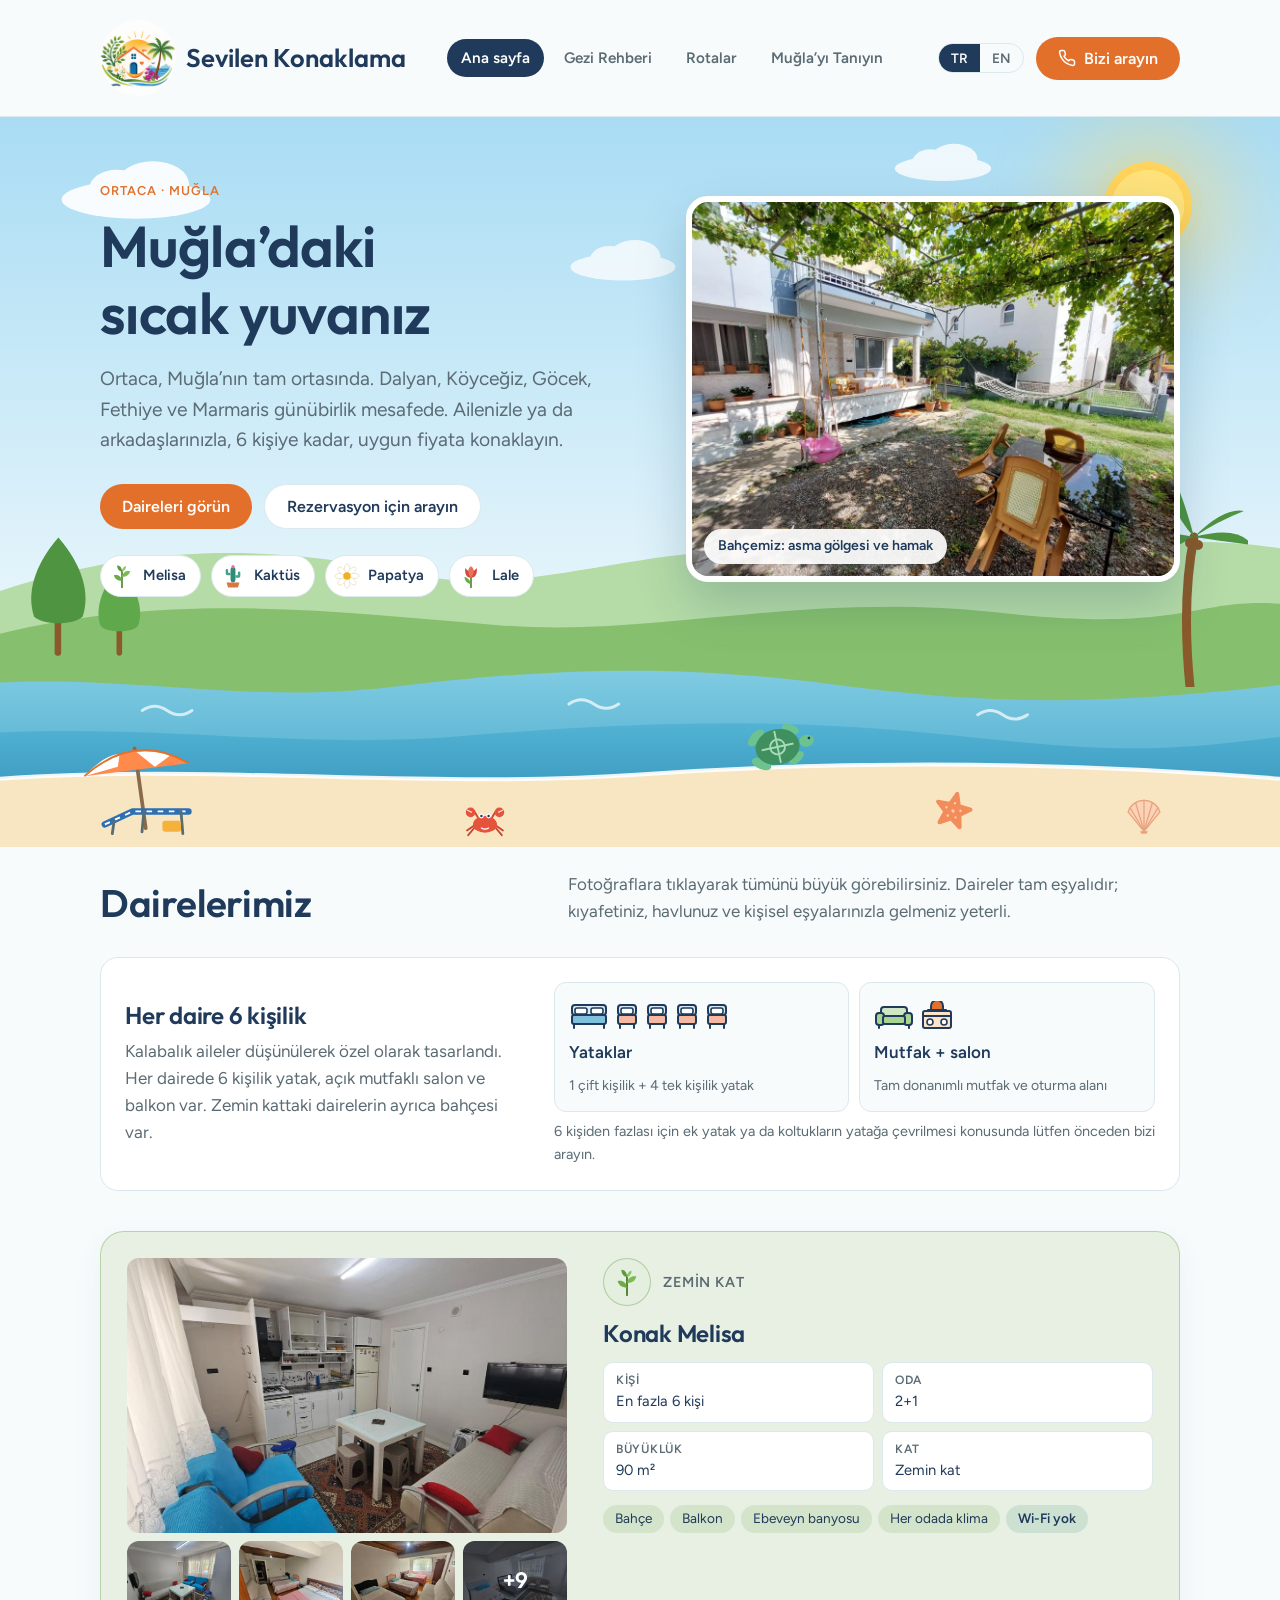
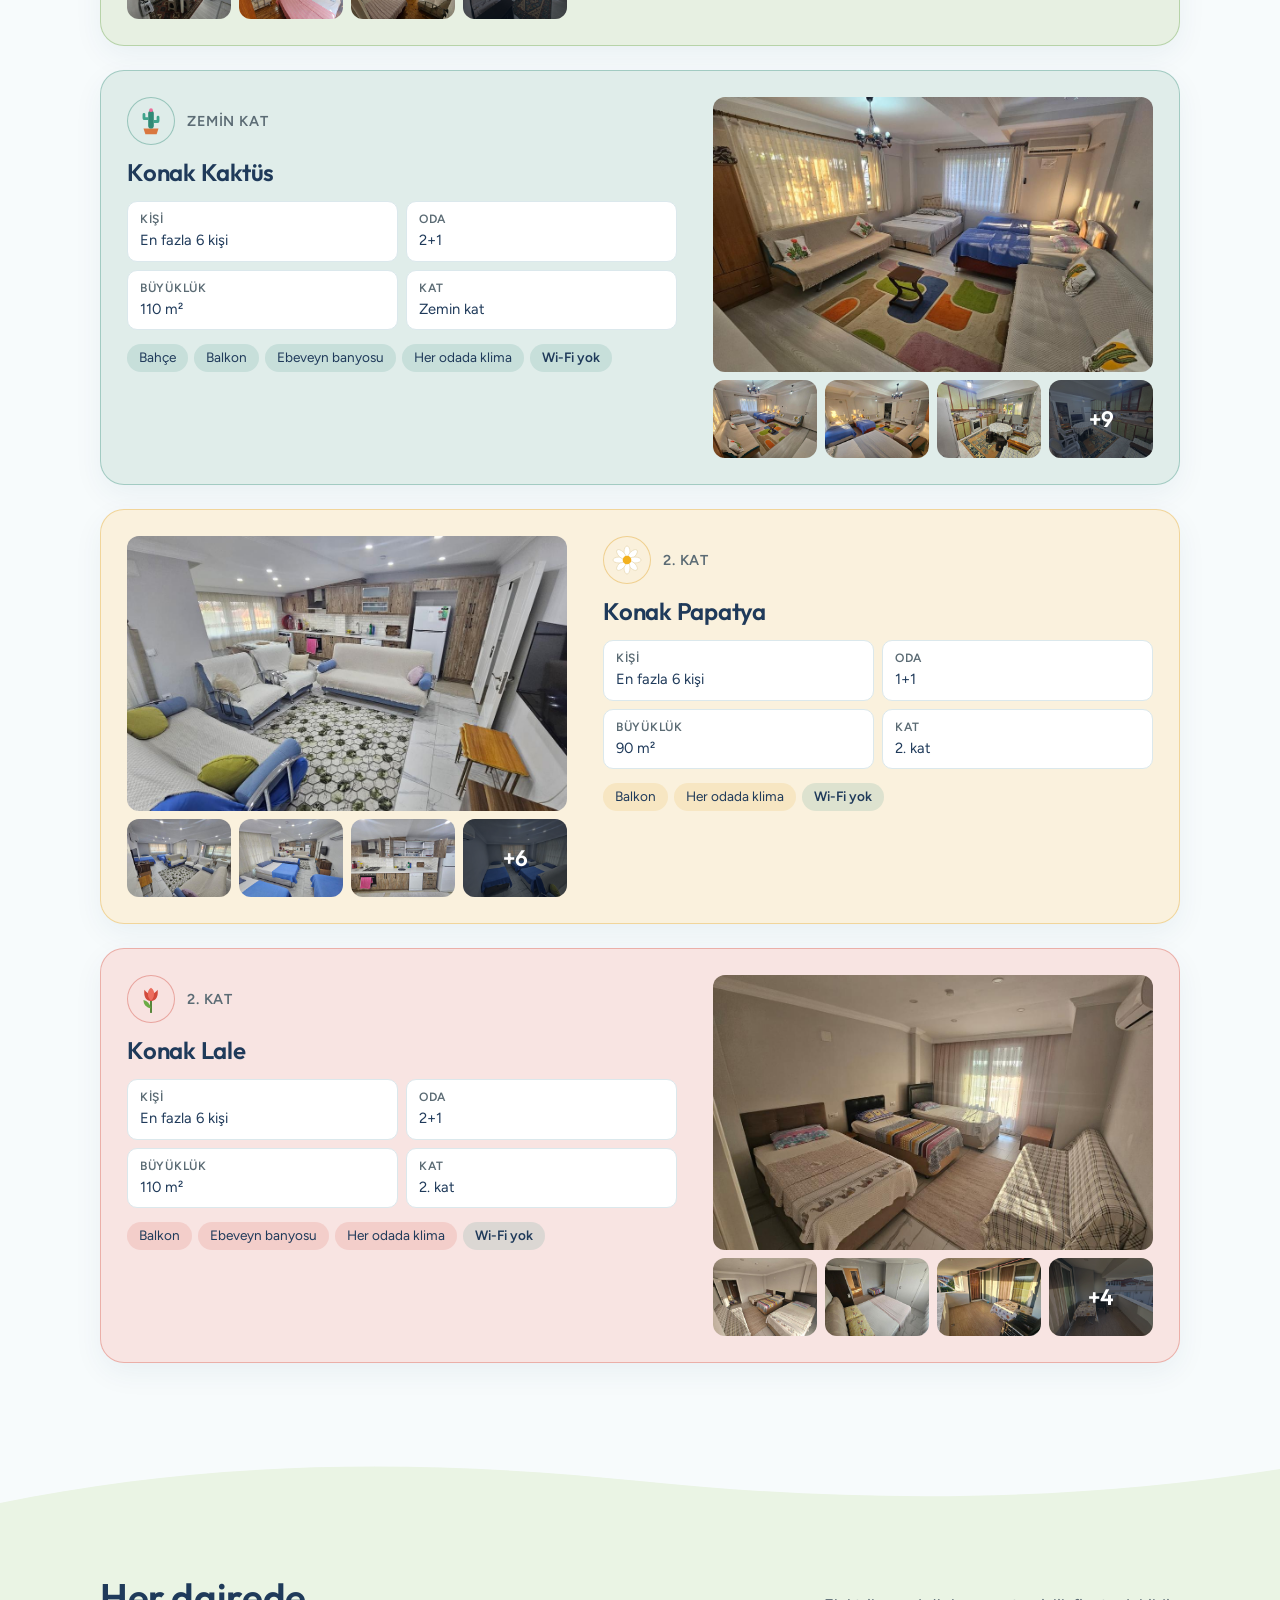
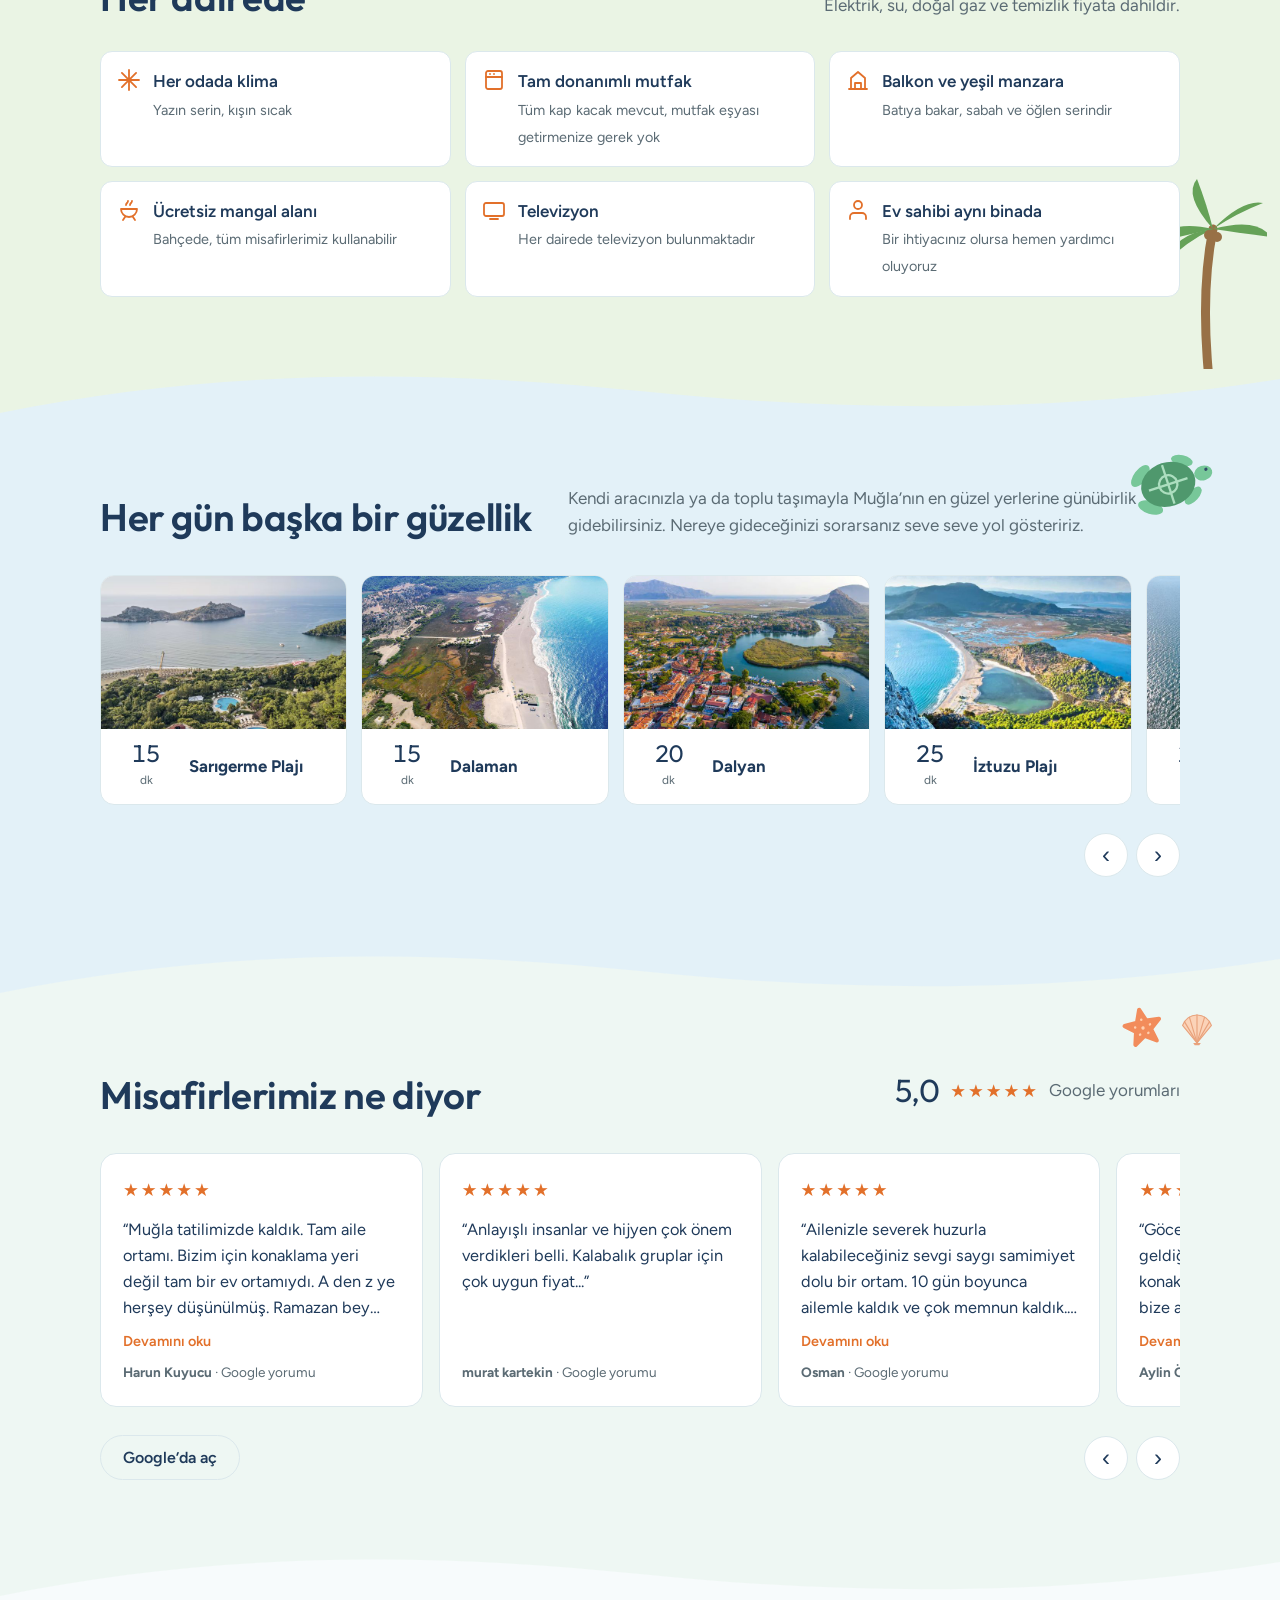
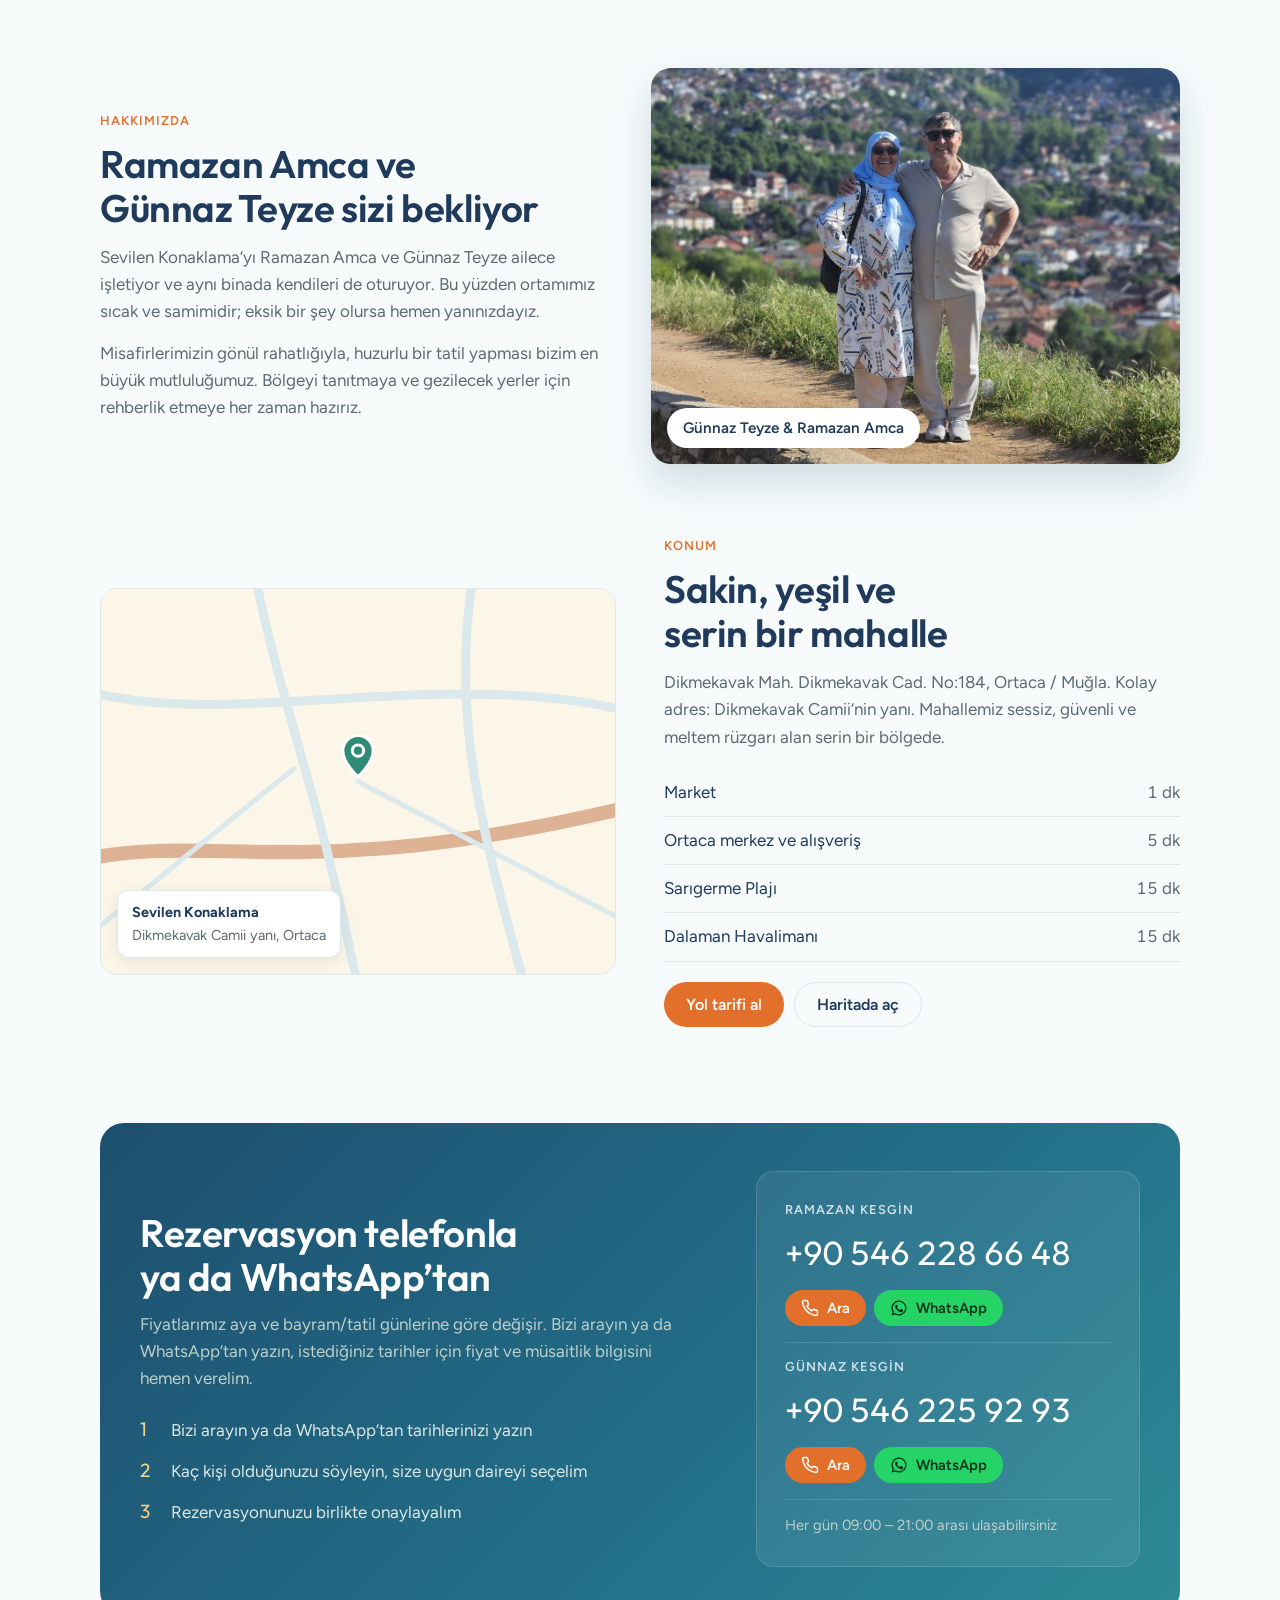
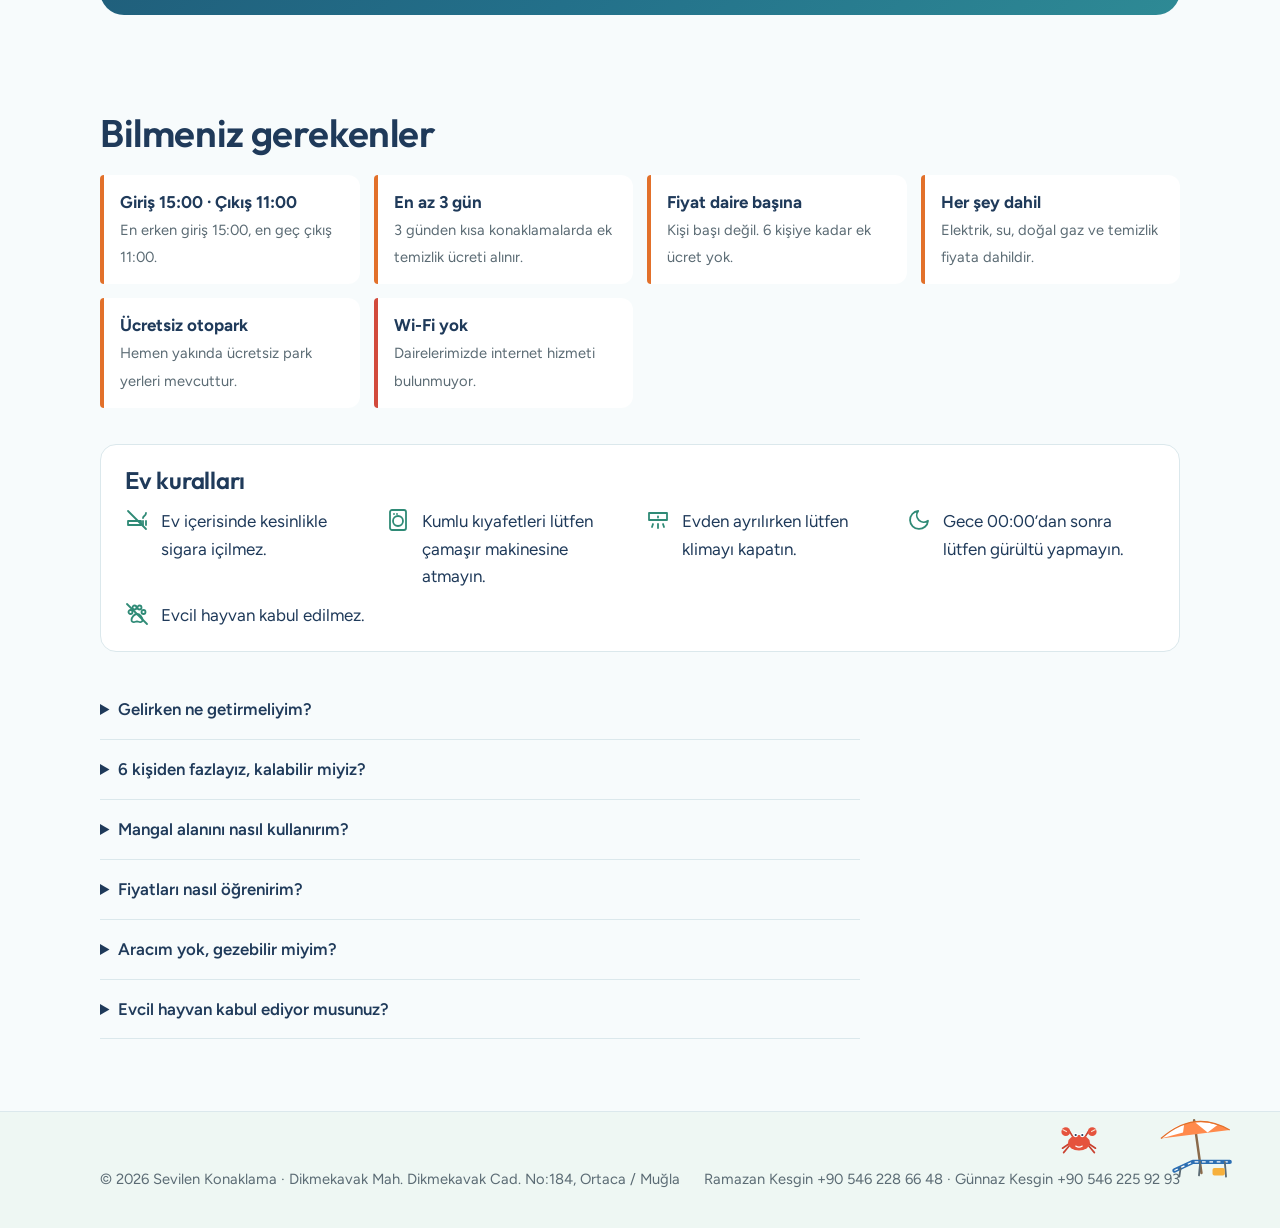
<file: index.html>
<!DOCTYPE html>
<html lang="tr">
<head>
<meta charset="utf-8">
<meta name="viewport" content="width=device-width, initial-scale=1">
<meta name="color-scheme" content="light only">
<title>Sevilen Konaklama</title>
<meta name="description" content="Sevilen Konaklama: Ortaca, Muğla’da aile işletmesi, 6 kişilik 4 tam eşyalı daire. Günlük ve haftalık konaklama. Dalyan, Sarıgerme, Göcek ve Köyceğiz’e yakın. Rezervasyon: +90 546 228 66 48">
<meta property="og:title" content="Sevilen Konaklama · Ortaca, Muğla">
<meta property="og:description" content="Muğla’daki sıcak yuvanız. 6 kişilik 4 tam eşyalı daire, bahçe ve mangal alanı. Rezervasyon telefonla.">
<meta property="og:image" content="img/bahce.jpg">
<meta property="og:type" content="website">
<meta name="theme-color" content="#bfe3f6">
<script type="application/ld+json">{"@context":"https://schema.org","@type":"LodgingBusiness","name":"Sevilen Konaklama","telephone":"+90 546 228 66 48","address":{"@type":"PostalAddress","streetAddress":"Dikmekavak Mah. Dikmekavak Cad. No:184","addressLocality":"Ortaca","addressRegion":"Muğla","postalCode":"48600","addressCountry":"TR"},"geo":{"@type":"GeoCoordinates","latitude":36.8134305,"longitude":28.7721896},"checkinTime":"15:00","checkoutTime":"11:00","petsAllowed":false,"numberOfRooms":4}</script>
<link rel="icon" href="logo-icon.png">
<link rel="preconnect" href="https://fonts.googleapis.com">
<link rel="preconnect" href="https://fonts.gstatic.com" crossorigin>
<link href="https://fonts.googleapis.com/css2?family=Outfit:wght@500;600;700&family=Figtree:wght@400;500;600;700&display=swap" rel="stylesheet">
<style>
/* Layout idea: colours taken from the Sevilen logo (navy script, orange, garden green, sea blue, bougainvillea). Info site, every path ends at "call us". */
:root{
  --bg:#f7fbfc;
  --surface:#ffffff;
  --ink:#1f3a5a;
  --muted:#5b6b74;
  --line:#dbe8ec;
  --accent:#e2702a;
  --accent-ink:#ffffff;
  --deep:#1d4f6e;
  --sand:#eef7f3;
  --leaf:#eaf4e4;
  --sea:#e3f1f8;
  --sun:#f6b03c;
  --door1:#5c9a3d; --door2:#2f8a76; --door3:#e0a01e; --door4:#d24a3c;
  --font-display:"Outfit", "Figtree", system-ui, sans-serif;
  --font-body:"Figtree", system-ui, -apple-system, "Segoe UI", sans-serif;
  color-scheme:light;
}
*{box-sizing:border-box}
html{scroll-behavior:smooth}
@media (prefers-reduced-motion: reduce){html{scroll-behavior:auto}}
body{margin:0;background:var(--bg);color:var(--ink);font-family:var(--font-body);font-size:17px;line-height:1.6}
h1,h2,h3{font-family:var(--font-display);font-weight:600;letter-spacing:-.01em;line-height:1.15;text-wrap:balance;margin:0}
h1{font-size:clamp(2.2rem,5vw,3.6rem)}
h2{font-size:clamp(1.7rem,3.4vw,2.4rem)}
h3{font-size:1.5rem}
p{margin:0}
a{color:inherit}
:focus-visible{outline:3px solid var(--accent);outline-offset:3px;border-radius:4px}
.wrap{max-width:1120px;margin:0 auto;padding:0 20px}
.ph{background:color-mix(in srgb,var(--accent) 22%,transparent);border-radius:4px;padding:0 4px}

/* Header */
header.top{position:sticky;top:0;z-index:10;background:color-mix(in srgb,var(--bg) 92%,transparent);backdrop-filter:blur(8px);border-bottom:1px solid var(--line)}
.nav{transition:padding .25s;display:flex;align-items:center;justify-content:space-between;gap:16px;padding:12px 20px;max-width:1120px;margin:0 auto}
.brand{display:flex;align-items:center;gap:10px;text-decoration:none;font-family:var(--font-display);font-size:1.25rem;white-space:nowrap}
.brand-doors{display:flex;gap:3px}
.brand-doors span{width:8px;height:16px;border-radius:4px 4px 1px 1px}
.tabs{display:flex;gap:6px;list-style:none;margin:0;padding:0}
.tabs a{display:block;text-decoration:none;color:var(--muted);font-weight:600;font-size:.95rem;padding:7px 14px;border-radius:999px;white-space:nowrap}
.tabs a:hover{color:var(--ink);background:var(--sea)}
.tabs a[aria-current="page"]{background:var(--ink);color:#fff}
.nav-right{display:flex;align-items:center;gap:12px}
.lang{display:flex;border:1.5px solid var(--line);border-radius:999px;overflow:hidden}
.lang button{border:0;background:transparent;color:var(--muted);font:600 .85rem var(--font-body);padding:6px 12px;cursor:pointer}
.lang button[aria-pressed="true"]{background:var(--ink);color:var(--bg)}
.btn{display:inline-flex;align-items:center;justify-content:center;gap:8px;background:var(--accent);color:var(--accent-ink);border:0;border-radius:999px;padding:12px 22px;font:600 1rem var(--font-body);text-decoration:none;cursor:pointer;white-space:nowrap}
.btn:hover{filter:brightness(1.06)}
.btn.ghost{background:transparent;color:var(--ink);border:1.5px solid var(--line)}
.btn svg{width:18px;height:18px;fill:none;stroke:currentColor;stroke-width:2;stroke-linecap:round;stroke-linejoin:round}
@media (max-width:900px){.nav{flex-wrap:wrap;row-gap:8px}.tabs{order:3;width:100%;overflow-x:auto;padding-bottom:2px;scrollbar-width:none}.tabs::-webkit-scrollbar{display:none}.tabs a{background:var(--surface);border:1px solid var(--line);font-size:.88rem;padding:6px 12px}.tabs a[aria-current="page"]{border-color:var(--ink)}}
@media (max-width:480px){.nav .btn .lbl{display:none}.nav .btn{padding:10px 12px}}

/* Big header at the top of the page */
.brand{transition:font-size .25s}
.top.big .nav{padding-top:20px;padding-bottom:20px}
.top.big .brand-logo{width:76px;height:76px}
.top.big .brand{font-size:1.6rem;font-weight:600}
@media (prefers-reduced-motion: reduce){.brand,.brand-logo,.nav{transition:none}}

/* Logo */
.brand-logo{transition:width .25s,height .25s;width:44px;height:44px;border-radius:50%;object-fit:cover;background:#fefdfd}
.hero-logo{background:#fefdfd;border-radius:24px;padding:20px;border:1px solid var(--line);display:flex;justify-content:center}
.hero-logo img{width:100%;max-width:420px;height:auto;display:block}

/* Hero */
.hero{padding:64px 0 250px;position:relative;overflow:hidden;background:linear-gradient(180deg,#a9dcf4 0%,#cdebf8 40%,#e9f6fb 70%,#f4fafc 100%)}
.hero .btn.ghost{background:var(--surface)}
.hero-bg{position:absolute;inset:0;z-index:0;pointer-events:none}
.hero .wrap{position:relative;z-index:1}
.sun{position:absolute;top:34px;right:6%;width:110px;height:110px;border-radius:50%;background:radial-gradient(circle,#ffe27a 0 46%,#ffd35c 47% 56%,rgba(255,211,92,.35) 57% 70%,rgba(255,211,92,0) 71%);box-shadow:0 0 80px 30px rgba(255,214,110,.45)}
.cloud{position:absolute;opacity:.92;animation:drift 50s ease-in-out infinite alternate}
.cloud svg{width:100%;height:auto;display:block}
.cloud.c1{top:40px;left:4%;width:170px}
.cloud.c2{top:120px;left:44%;width:120px;opacity:.75;animation-duration:70s}
.cloud.c3{top:24px;right:22%;width:110px;opacity:.8;animation-duration:60s}
@keyframes drift{from{transform:translateX(-40px)}to{transform:translateX(40px)}}
.land{position:absolute;left:0;right:0;bottom:0;height:320px}
.land-svg{position:absolute;inset:0;width:100%;height:100%}
.wave1{animation:sway 9s ease-in-out infinite alternate}
.wave2{animation:sway 12s ease-in-out infinite alternate-reverse}
@keyframes sway{from{transform:translateX(-30px)}to{transform:translateX(30px)}}
.deco{position:absolute}
.deco svg{width:100%;height:auto;display:block}
.trees{left:1.5%;bottom:58%;width:150px}
.palm{right:2.5%;bottom:50%;width:120px}
.turtle{left:58%;bottom:22%;width:74px;transform:rotate(-12deg);animation:swim 14s ease-in-out infinite alternate}
@keyframes swim{from{transform:translateX(-30px) rotate(-12deg)}to{transform:translateX(30px) rotate(-6deg)}}
.sunbed{left:6%;bottom:2%;width:130px}
.crab{left:36%;bottom:3%;width:48px}
.star{right:24%;bottom:5%;width:40px;transform:rotate(14deg)}
.shell{right:9%;bottom:4%;width:42px}
@media (prefers-reduced-motion: reduce){.cloud,.wave1,.wave2,.turtle{animation:none}}
.hero-photo{margin:0;position:relative}
.hero-photo img{width:100%;height:auto;aspect-ratio:1000/780;object-fit:cover;display:block;border-radius:22px;border:6px solid #fff;box-shadow:0 22px 50px rgba(20,70,100,.22)}
.hero-photo figcaption{position:absolute;left:18px;bottom:18px;background:rgba(255,255,255,.92);color:#1f3a5a;border-radius:999px;padding:6px 14px;font-weight:600;font-size:.88rem}
.flowers{display:flex;flex-wrap:wrap;gap:10px;margin-top:26px}
.flowers a{display:inline-flex;align-items:center;gap:8px;padding:7px 14px 7px 8px;border-radius:999px;background:var(--surface);border:1px solid var(--line);text-decoration:none;font-weight:600;font-size:.92rem}
.flowers a:hover{border-color:var(--c)}
.flowers svg{width:26px;height:26px}
.wave{display:block;width:100%;height:40px}
.hero-grid{display:grid;grid-template-columns:1.05fr .95fr;gap:40px;align-items:center}
@media (max-width:860px){.hero-grid{grid-template-columns:1fr}.hero-photo{max-width:520px}}
.eyebrow{font-weight:600;letter-spacing:.08em;text-transform:uppercase;font-size:.8rem;color:var(--accent)}
.hero p.lead{font-size:1.2rem;color:var(--muted);max-width:34em;margin-top:18px}
.hero-actions{display:flex;flex-wrap:wrap;gap:12px;margin-top:28px}
.facts{display:flex;flex-wrap:wrap;gap:28px;margin-top:36px;padding-top:24px;border-top:1px solid var(--line)}
.facts div{display:flex;flex-direction:column}
.facts strong{font-family:var(--font-display);font-size:1.8rem;font-weight:400}
.facts span{color:var(--muted);font-size:.9rem}
.facade{background:var(--deep);border-radius:20px;padding:28px;display:grid;grid-template-columns:repeat(2,1fr);gap:20px}
.facade a{border-radius:60px 60px 6px 6px;aspect-ratio:3/4.4;position:relative;display:flex;align-items:flex-start;justify-content:center;padding-top:18%;color:#fff;font-family:var(--font-display);font-size:2rem;text-decoration:none;box-shadow:inset 0 0 0 6px rgba(255,255,255,.12);transition:transform .2s}
.facade a:hover{transform:translateY(-3px)}
.facade a::after{content:"";position:absolute;right:16%;top:58%;width:10px;height:10px;border-radius:50%;background:#f1d38a}
@media (max-width:820px){.hero-grid{grid-template-columns:1fr}.hero-logo{max-width:380px}}

section{padding:72px 0}
.sec-head{display:flex;flex-wrap:wrap;justify-content:space-between;align-items:end;gap:16px;margin-bottom:32px}
.sec-head p{color:var(--muted);max-width:36em}

/* Apartments */
.apt{display:grid;grid-template-columns:1.25fr 1fr;gap:36px;align-items:start;padding:26px;margin-bottom:24px;border-radius:24px;background:color-mix(in srgb,var(--c) 15%,#fff);border:1.5px solid color-mix(in srgb,var(--c) 35%,transparent);scroll-margin-top:90px;box-shadow:0 10px 30px rgba(20,70,100,.06)}
.apt .specs li{background:#fff}
.apt:nth-of-type(even) .gallery{order:2}
.apt:nth-of-type(odd){grid-template-columns:1fr 1.25fr}
.gallery{display:grid;grid-template-columns:repeat(4,1fr);gap:8px}
.gallery .main{grid-column:1/-1;aspect-ratio:16/10}
.shot{border:0;padding:0;border-radius:12px;overflow:hidden;cursor:pointer;position:relative;aspect-ratio:4/3;background:var(--c);display:flex;align-items:center;justify-content:center;color:rgba(255,255,255,.85);font:500 .8rem var(--font-body)}
.shot img{width:100%;height:100%;object-fit:cover;display:block;transition:transform .3s}
.shot:hover img{transform:scale(1.03)}
@media (prefers-reduced-motion: reduce){.shot img{transition:none}}
.more-n{position:absolute;inset:0;display:flex;align-items:center;justify-content:center;background:rgba(10,20,35,.55);color:#fff;font:600 1.4rem var(--font-display)}
.shot.ph-shot{background:linear-gradient(135deg,var(--c),color-mix(in srgb,var(--c) 70%,#000))}
.shot.ph-shot svg{width:28px;height:28px;stroke:currentColor;fill:none;stroke-width:1.6;opacity:.8}
.shot .cap{position:absolute;left:10px;bottom:8px}
.apt-info{display:flex;flex-direction:column;gap:14px}
.apt-num{display:flex;align-items:center;gap:12px}
.apt-num .badge{width:48px;height:48px;border-radius:50%;display:flex;align-items:center;justify-content:center;background:color-mix(in srgb,var(--c) 16%,var(--surface));border:1.5px solid color-mix(in srgb,var(--c) 40%,transparent)}
.apt-num .badge svg{width:30px;height:30px}
.apt-num span{font-weight:600;color:var(--muted);font-size:.9rem;text-transform:uppercase;letter-spacing:.06em}
.apt-info p{color:var(--muted)}
.specs{display:grid;grid-template-columns:1fr 1fr;gap:8px;list-style:none;margin:0;padding:0}
.specs li{border:1px solid var(--line);border-radius:10px;padding:8px 12px;font-size:.92rem;background:var(--surface)}
.specs li b{display:block;font-size:.75rem;text-transform:uppercase;letter-spacing:.06em;color:var(--muted);font-weight:600}
.feat{display:flex;flex-wrap:wrap;gap:6px;list-style:none;margin:0;padding:0}
.feat li.nw{background:color-mix(in srgb,var(--door2) 14%,transparent);font-weight:600}
.feat li{border-radius:999px;padding:3px 12px;font-size:.85rem;background:color-mix(in srgb,var(--c) 14%,transparent);color:var(--ink)}
@media (max-width:820px){.apt,.apt:nth-of-type(odd){grid-template-columns:1fr;gap:20px}.apt:nth-of-type(even) .gallery{order:0}}

/* Amenities */
.band{background:var(--leaf)}
.amen li{background:var(--surface)!important}
#explore{background:var(--sea)}
.band{padding-bottom:72px}
#reviews{background:var(--sand);padding-top:72px!important}
.tinted{padding:0!important;line-height:0}
.tinted svg{display:block;width:100%;height:44px}
.amen{display:grid;grid-template-columns:repeat(auto-fit,minmax(300px,1fr));gap:14px;list-style:none;padding:0;margin:0}
.amen li{display:flex;gap:12px;align-items:flex-start;padding:16px;border:1px solid var(--line);border-radius:12px;background:var(--bg)}
.amen svg{flex:none;width:24px;height:24px;stroke:var(--accent);fill:none;stroke-width:1.8;stroke-linecap:round;stroke-linejoin:round}
.amen b{display:block;font-weight:600}
.amen span{color:var(--muted);font-size:.9rem}

/* Map */
.map{position:relative;aspect-ratio:4/3;border-radius:16px;overflow:hidden;border:1px solid var(--line);background:var(--surface)}
.map iframe{position:absolute;inset:0;width:100%;height:100%;border:0}
.map-fallback{position:absolute;inset:0;background:color-mix(in srgb,var(--door3) 10%,var(--surface))}
.map-fallback svg{width:100%;height:100%;display:block}
.road{fill:none;stroke:var(--line);stroke-width:7;stroke-linecap:round}
.road.main{stroke:color-mix(in srgb,var(--accent) 45%,var(--line));stroke-width:11}
.road.thin{stroke-width:4}
.pin{position:absolute;left:50%;top:50%;transform:translate(-50%,-100%);width:52px;height:52px}
.pin svg{width:100%;height:100%;fill:var(--door2);stroke:#fff;stroke-width:1.4}
.map-label{position:absolute;left:16px;bottom:16px;background:var(--surface);border:1px solid var(--line);border-radius:12px;padding:10px 14px;display:flex;flex-direction:column;font-size:.9rem;box-shadow:0 4px 16px rgba(0,0,0,.08)}
.map-label span{color:var(--muted)}

/* Reviews */
.rating{display:flex;align-items:center;gap:10px;color:var(--muted)}
.rating strong{font-family:var(--font-display);font-weight:400;font-size:2rem;color:var(--ink)}
.stars{color:var(--accent);letter-spacing:2px;font-size:1.1rem}
.revs{display:flex;gap:16px;overflow-x:auto;scroll-snap-type:x mandatory;padding:4px 2px 14px;align-items:flex-start;scrollbar-width:thin;scrollbar-color:var(--line) transparent}
.revs .rev{flex:0 0 clamp(260px,30%,340px);scroll-snap-align:start;margin:0}
.rev blockquote{display:-webkit-box;-webkit-line-clamp:4;-webkit-box-orient:vertical;overflow:hidden;min-height:calc(1.6em * 4)}
.rev blockquote.open{display:block;-webkit-line-clamp:unset}
.rev .more{align-self:flex-start;border:0;background:none;padding:0;color:var(--accent);font:600 .9rem var(--font-body);cursor:pointer}
.rev .more:hover{text-decoration:underline}
.rev-bar{display:flex;justify-content:space-between;align-items:center;gap:12px;margin-top:14px;flex-wrap:wrap}
.rev-arrows{display:flex;gap:8px}
.arrow{width:44px;height:44px;border-radius:50%;border:1.5px solid var(--line);background:var(--surface);color:var(--ink);font-size:1.5rem;line-height:1;cursor:pointer}
.arrow:hover{border-color:var(--accent);color:var(--accent)}
.rev-note{color:var(--muted);font-size:.9rem;margin:-18px 0 18px}
.rev-note:empty{display:none}
.rev{background:var(--surface);border:1px solid var(--line);border-radius:16px;padding:22px;display:flex;flex-direction:column;gap:12px}
.rev blockquote{margin:0;font-size:1.02rem}
.rev footer{border:0;padding:0;background:none;font-size:.85rem;color:var(--muted);margin-top:auto;white-space:nowrap;overflow:hidden;text-overflow:ellipsis}
.rev .more.off{visibility:hidden}

/* About + location */
.two{display:grid;grid-template-columns:1fr 1fr;gap:48px;align-items:center}
.two p{color:var(--muted);margin-top:14px;max-width:34em}
.photo-ph{aspect-ratio:4/3;border-radius:16px;border:2px dashed var(--line);display:flex;align-items:center;justify-content:center;color:var(--muted);text-align:center;padding:20px;background:var(--surface)}
.near{list-style:none;padding:0;margin:18px 0 0;display:flex;flex-direction:column;gap:0}
.near li{display:flex;justify-content:space-between;gap:12px;padding:10px 0;border-bottom:1px solid var(--line);font-variant-numeric:tabular-nums}
.near li span:last-child{color:var(--muted)}
@media (max-width:820px){.two{grid-template-columns:1fr}}

/* Call */
.call{background:linear-gradient(135deg,#1d4f6e 0%,#23708a 60%,#2e8a95 100%);position:relative;overflow:hidden;color:#eef4f2;border-radius:24px;padding:48px 40px;display:grid;grid-template-columns:1.2fr .8fr;gap:40px;align-items:center}
.call h2{color:#fff}
.call p{color:#bcd0cb;margin-top:12px;max-width:32em}
.steps{list-style:none;counter-reset:s;padding:0;margin:22px 0 0;display:flex;flex-direction:column;gap:10px}
.steps li{counter-increment:s;display:flex;gap:12px;align-items:baseline;color:#dbe8e4}
.steps li::before{content:counter(s);font-family:var(--font-display);color:#f1d38a;font-size:1.2rem;min-width:1em}
.phone-card{background:rgba(255,255,255,.07);border:1px solid rgba(255,255,255,.14);border-radius:18px;padding:28px;display:flex;flex-direction:column;gap:14px}
.phone-card .label{font-size:.8rem;text-transform:uppercase;letter-spacing:.08em;color:#bcd0cb;font-weight:600}
.phone-card .num{font-family:var(--font-display);font-size:clamp(1.6rem,3vw,2.1rem);color:#fff;text-decoration:none;font-variant-numeric:tabular-nums}
.contact{display:flex;flex-direction:column;gap:6px;padding-bottom:16px;border-bottom:1px solid rgba(255,255,255,.14)}
.contact .who{font-size:.8rem;text-transform:uppercase;letter-spacing:.08em;color:#cfe3ea;font-weight:600}
.cbtns{display:flex;flex-wrap:wrap;gap:8px;margin-top:4px}
.cbtns .btn{padding:9px 16px;font-size:.92rem}
.btn.wa{background:#25d366;color:#08321a}
.btn.wa svg{width:18px;height:18px;stroke:none}
.phone-card .hours{color:#bcd0cb;font-size:.92rem}
@media (max-width:860px){.call{grid-template-columns:1fr;padding:32px 20px}}

/* FAQ */
.faq{max-width:760px}
details{border-bottom:1px solid var(--line);padding:16px 0}
summary{cursor:pointer;font-weight:600;font-size:1.05rem}
details p{color:var(--muted);margin-top:10px}

footer{background:var(--sand);border-top:1px solid var(--line);padding:36px 0;color:var(--muted);font-size:.92rem}
.foot{display:flex;flex-wrap:wrap;justify-content:space-between;gap:20px}

/* Lightbox */
.lb{position:fixed;inset:0;background:rgba(5,12,10,.92);z-index:50;display:none;align-items:center;justify-content:center;padding:20px}
.lb.open{display:flex}
.lb-stage{max-width:1200px;width:100%;height:min(82vh,100%);border-radius:14px;overflow:hidden;display:flex;align-items:center;justify-content:center;color:#fff}
.lb-stage img{width:100%;height:100%;object-fit:contain}
.lb button{position:absolute;background:rgba(255,255,255,.12);color:#fff;border:0;border-radius:999px;width:48px;height:48px;font-size:1.4rem;cursor:pointer}
.lb .x{top:16px;right:16px}
.lb .prev{left:16px;top:50%;transform:translateY(-50%)}
.lb .next{right:16px;top:50%;transform:translateY(-50%)}
.lb .count{position:absolute;bottom:18px;left:0;right:0;text-align:center;color:#cfd8d5;font-size:.9rem}

/* Shared layout plan */
.plan{background:var(--surface);border:1px solid var(--line);border-radius:18px;padding:24px;margin-bottom:40px;display:grid;grid-template-columns:.8fr 1.2fr;gap:28px;align-items:center}
.plan p{color:var(--muted);margin-top:8px}
.rooms{display:grid;grid-template-columns:repeat(auto-fit,minmax(150px,1fr));gap:10px;list-style:none;margin:0;padding:0}
.rooms li{border:1px solid var(--line);border-radius:12px;padding:14px;background:var(--bg);display:flex;flex-direction:column;gap:8px}
.rooms b{font-weight:600}
.rooms span{color:var(--muted);font-size:.88rem}
.beds{display:flex;gap:6px;align-items:flex-end;height:34px}
.ri svg{height:30px;width:auto;display:block}
.beds i{display:block;border-radius:4px 4px 2px 2px;background:color-mix(in srgb,var(--accent) 55%,transparent);height:24px}
.beds i.s{width:12px}.beds i.d{width:24px}.beds i.c{width:26px;height:14px;border-radius:6px;background:color-mix(in srgb,var(--door1) 45%,transparent)}
.cap-note{margin-top:14px;color:var(--muted);font-size:.9rem}
@media (max-width:820px){.plan{grid-template-columns:1fr}}

/* Explore */
.explore{display:flex;gap:14px;overflow-x:auto;scroll-snap-type:x mandatory;list-style:none;padding:4px 2px 14px;margin:0;scrollbar-width:thin;scrollbar-color:var(--line) transparent}
.explore li{flex:0 0 clamp(200px,23%,260px);scroll-snap-align:start}
.explore li{display:flex;flex-direction:column;border:1px solid var(--line);border-radius:14px;background:var(--surface);overflow:hidden}
.explore img{width:100%;height:auto;aspect-ratio:16/10;object-fit:cover;display:block;background:var(--line)}
.exp-body{display:flex;gap:14px;align-items:center;padding:12px 16px}
.exp-body b{font-size:1.05rem}
.explore .min{flex:none;min-width:58px;text-align:center;font-variant-numeric:tabular-nums}
.explore .min strong{display:block;font-family:var(--font-display);font-weight:400;font-size:1.5rem;line-height:1}
.explore .min small{color:var(--muted);font-size:.75rem}
.explore b{display:block}
.explore span{color:var(--muted);font-size:.9rem}

/* Family photo */
.family{margin:0;position:relative}
.family{width:100%}
.family img{width:100%;height:auto;aspect-ratio:4/3;object-fit:cover;object-position:50% 30%;border-radius:20px;display:block;box-shadow:0 18px 40px rgba(20,70,100,.18)}
.family figcaption{position:absolute;left:16px;bottom:16px;background:var(--surface);border-radius:999px;padding:8px 16px;font-weight:600;font-size:.95rem;box-shadow:0 4px 14px rgba(0,0,0,.12)}
.two.about{grid-template-columns:1fr 1.05fr}
@media (max-width:820px){.two.about{grid-template-columns:1fr}.family{max-width:none}}

/* House rules */
.rules{background:var(--surface);border:1px solid var(--line);border-radius:16px;padding:22px 24px;margin-bottom:28px}
.rules ul{list-style:none;margin:14px 0 0;padding:0;display:grid;grid-template-columns:repeat(auto-fit,minmax(230px,1fr));gap:12px}
.rules li{display:flex;gap:12px;align-items:flex-start}
.rules svg{flex:none;width:24px;height:24px;stroke:var(--door2);fill:none;stroke-width:1.8;stroke-linecap:round;stroke-linejoin:round}

/* Notes */
.notes{display:grid;grid-template-columns:repeat(auto-fit,minmax(240px,1fr));gap:14px;margin-bottom:36px}
.notes div{border-left:4px solid var(--accent);background:var(--surface);border-radius:4px 12px 12px 4px;padding:14px 16px}
.notes b{display:block}
.notes span{color:var(--muted);font-size:.92rem}
.notes .no{border-left-color:var(--door4)}

/* Section decorations */
.decorated{position:relative;overflow:hidden}
.decorated > .wrap{position:relative;z-index:1}
.sec-deco{position:absolute;pointer-events:none;z-index:0}
.sec-deco svg{width:100%;height:auto;display:block}
#reviews .wrap{position:relative}
.d-turtle{top:34px;right:5%;width:92px;transform:rotate(-18deg);opacity:.9}
.d-star{top:14px;right:calc(5% + 52px);width:42px;transform:rotate(-12deg)}
.d-shell{top:18px;right:5%;width:38px}
.d-palm{bottom:-10px;right:1%;width:120px;opacity:.85}
.d-crab{right:14%;top:12px;width:44px}
.d-sunbed{right:3%;top:2px;width:86px}
footer.decorated{padding-top:56px}

/* Phone layout */
.mbar{display:none}
@media (max-width:700px){
  body{font-size:16px;padding-bottom:76px}
  section{padding:52px 0}
  .nav{padding:10px 16px}
  .brand{font-size:1.05rem;white-space:nowrap}
  .brand-logo{width:36px;height:36px}
  .nav .btn{display:none}
  .hero-actions .btn{flex:1 1 auto}
  .exp-body{padding:10px 12px;gap:10px}
  .explore .min{min-width:0}
  .explore .min strong{font-size:1.2rem}
  .exp-body b{font-size:.92rem}
  .apt{padding:14px 14px 20px;margin-bottom:18px;gap:16px;border-radius:20px}
  .call{padding:28px 18px}
  .mbar{display:flex;gap:10px;position:fixed;left:0;right:0;bottom:0;z-index:20;padding:10px 14px calc(10px + env(safe-area-inset-bottom));background:color-mix(in srgb,var(--bg) 94%,transparent);backdrop-filter:blur(8px);border-top:1px solid var(--line)}
  .mbar .btn{flex:1;padding:12px}
  .top.big .nav{padding-top:14px;padding-bottom:14px}
  .top.big .brand-logo{width:56px;height:56px}
  .top.big .brand{font-size:1.3rem}
  .hero{padding:28px 0 200px}
  .sun{top:18px;right:14px;width:72px;height:72px;box-shadow:0 0 50px 18px rgba(255,214,110,.45)}
  .cloud.c1{top:14px;left:-30px;width:120px}
  .cloud.c2{display:none}
  .cloud.c3{display:none}
  .land{height:250px}
  .trees{width:96px;bottom:60%;left:0}
  .palm{width:82px;bottom:52%;right:0}
  .turtle{width:52px;left:56%;bottom:23%}
  .sunbed{width:90px;left:3%;bottom:2%}
  .crab{width:34px;left:40%}
  .star{width:30px;right:22%}
  .shell{width:30px;right:6%}
  .explore li{flex-basis:62vw}
  .amen{grid-template-columns:1fr 1fr;gap:10px}
  .amen li{flex-direction:column;aspect-ratio:1;gap:8px;padding:14px;justify-content:flex-start}
  .amen b{font-size:.95rem;line-height:1.3}
  .amen span{font-size:.82rem;line-height:1.4}
  .notes{grid-template-columns:1fr 1fr;gap:10px}
  .notes div{aspect-ratio:1;display:flex;flex-direction:column;gap:6px;border-left:0;border-top:4px solid var(--accent);border-radius:12px;padding:14px}
  .notes .no{border-top-color:var(--door4)}
  .notes b{line-height:1.3}
  .notes span{font-size:.84rem;line-height:1.4}
  .d-turtle{width:60px;top:20px;right:4%}
  .d-star{right:58px;width:30px;top:10px}
  .d-shell{right:20px;width:28px;top:14px}
  .d-palm{width:80px}
}

@media (max-width:1100px) and (min-width:701px){.nav-right .btn{display:none}}
@media (max-width:440px){.tabs{gap:4px}.tabs a{font-size:.76rem;padding:6px 8px}}
</style>
</head>
<body>

<header class="top big" id="topbar">
  <nav class="nav" aria-label="Main">
    <a class="brand" href="index.html">
      <img class="brand-logo" src="logo-icon.png" width="44" height="44" alt="">
      <span>Sevilen Konaklama</span>
    </a>
    <ul class="tabs">
      <li><a href="index.html" data-i18n="navHome" aria-current="page"></a></li>
      <li><a href="gezi-rehberi.html" data-i18n="navGuide"></a></li>
      <li><a href="rotalar.html" data-i18n="navRoutes"></a></li>
      <li><a href="muglayi-taniyin.html" data-i18n="navMugla"></a></li>
    </ul>
    <div class="nav-right">
      <div class="lang" role="group" aria-label="Dil / Language">
        <button type="button" id="lang-tr" data-lang="tr" aria-pressed="true">TR</button>
        <button type="button" id="lang-en" data-lang="en" aria-pressed="false">EN</button>
      </div>
      <a class="btn" href="#call"><svg viewBox="0 0 24 24"><path d="M22 16.9v3a2 2 0 0 1-2.2 2 19.8 19.8 0 0 1-8.6-3.1 19.5 19.5 0 0 1-6-6A19.8 19.8 0 0 1 2.1 4.2 2 2 0 0 1 4.1 2h3a2 2 0 0 1 2 1.7c.1.9.4 1.8.7 2.7a2 2 0 0 1-.5 2.1L8 9.8a16 16 0 0 0 6 6l1.3-1.3a2 2 0 0 1 2.1-.4c.9.3 1.8.6 2.7.7a2 2 0 0 1 1.7 2z"/></svg><span class="lbl" data-i18n="callBtn"></span></a>
    </div>
  </nav>
</header>

<main id="top">
  <section class="hero">
    <div class="hero-bg" aria-hidden="true">
      <div class="sun"></div>
      <div class="cloud c1"><svg viewBox="0 0 160 60" aria-hidden="true"><g fill="#fff"><ellipse cx="80" cy="40" rx="70" ry="18"/><ellipse cx="96" cy="26" rx="34" ry="22"/><ellipse cx="62" cy="30" rx="26" ry="18"/></g></svg></div><div class="cloud c2"><svg viewBox="0 0 160 60" aria-hidden="true"><g fill="#fff"><ellipse cx="80" cy="40" rx="70" ry="18"/><ellipse cx="96" cy="26" rx="34" ry="22"/><ellipse cx="62" cy="30" rx="26" ry="18"/></g></svg></div><div class="cloud c3"><svg viewBox="0 0 160 60" aria-hidden="true"><g fill="#fff"><ellipse cx="80" cy="40" rx="70" ry="18"/><ellipse cx="96" cy="26" rx="34" ry="22"/><ellipse cx="62" cy="30" rx="26" ry="18"/></g></svg></div>
      <div class="land">
        <svg class="land-svg" viewBox="0 0 1440 300" preserveAspectRatio="none" aria-hidden="true">
  <defs>
    <linearGradient id="seaA" x1="0" y1="0" x2="0" y2="1"><stop offset="0" stop-color="#7fcbe2"/><stop offset="1" stop-color="#3a9ec4"/></linearGradient>
    <linearGradient id="seaB" x1="0" y1="0" x2="0" y2="1"><stop offset="0" stop-color="#52b3d4"/><stop offset="1" stop-color="#2a86b0"/></linearGradient>
  </defs>
  <path d="M0 60 C 180 10 330 20 470 45 S 760 0 930 30 S 1250 -5 1440 20 V300 H0z" fill="#b5dba6"/>
  <path d="M0 100 C 200 60 380 80 560 92 S 900 60 1120 80 S 1340 66 1440 72 V300 H0z" fill="#86c06e"/>
  <path class="wave1" d="M-60 150 C 120 132 260 168 440 150 S 760 128 940 148 S 1260 168 1500 142 V300 H-60z" fill="url(#seaA)"/>
  <g class="wave1" stroke="#fff" stroke-width="3" fill="none" stroke-linecap="round" opacity=".7"><path vector-effect="non-scaling-stroke" d="M160 172 q14 -8 28 0 t28 0"/><path vector-effect="non-scaling-stroke" d="M640 166 q14 -8 28 0 t28 0"/><path vector-effect="non-scaling-stroke" d="M1100 176 q14 -8 28 0 t28 0"/></g>
  <path class="wave2" d="M-60 196 C 160 180 320 210 520 196 S 880 178 1080 196 S 1320 210 1500 190 V300 H-60z" fill="url(#seaB)"/>
  <path d="M0 236 C 240 222 480 246 720 232 S 1200 220 1440 236 V300 H0z" fill="#f7e6c1"/>
  <path d="M0 236 C 240 222 480 246 720 232 S 1200 220 1440 236" fill="none" stroke="#fff" stroke-width="4" vector-effect="non-scaling-stroke" opacity=".9"/>
</svg>
        <div class="deco trees"><svg viewBox="0 0 160 140" aria-hidden="true"><rect x="38" y="90" width="7" height="44" rx="3" fill="#8a5a2b"/><rect x="104" y="98" width="6" height="36" rx="3" fill="#8a5a2b"/><path d="M42 8 c-26 30 -34 60 -26 84 c8 10 44 10 52 0 c8 -24 0 -54 -26 -84z" fill="#4f9440"/><path d="M107 40 c-20 22 -26 46 -20 62 c6 8 34 8 40 0 c6 -16 0 -40 -20 -62z" fill="#5fa84c"/></svg></div>
        <div class="deco palm"><svg viewBox="0 0 120 200" aria-hidden="true"><path d="M62 200 C 56 140 58 90 66 50" stroke="#8a5a2b" stroke-width="9" fill="none" stroke-linecap="round"/><g fill="#4f9440"><path d="M66 50 q-44 -10 -60 14 q34 -8 60 -14z"/><path d="M66 50 q44 -12 58 8 q-32 -4 -58 -8z"/><path d="M66 50 q-30 -34 -16 -50 q10 26 16 50z"/><path d="M66 50 q30 -30 50 -26 q-26 10 -50 26z"/><path d="M66 50 q-38 4 -48 34 q22 -22 48 -34z"/></g><circle cx="62" cy="56" r="5" fill="#8a5a2b"/><circle cx="70" cy="58" r="5" fill="#8a5a2b"/></svg></div>
        <div class="deco turtle"><svg viewBox="0 0 100 80" aria-hidden="true"><ellipse cx="22" cy="22" rx="14" ry="7" transform="rotate(-35 22 22)" fill="#6cc38f"/><ellipse cx="22" cy="58" rx="14" ry="7" transform="rotate(35 22 58)" fill="#6cc38f"/><ellipse cx="70" cy="20" rx="12" ry="6" transform="rotate(30 70 20)" fill="#6cc38f"/><ellipse cx="70" cy="60" rx="12" ry="6" transform="rotate(-30 70 60)" fill="#6cc38f"/><ellipse cx="88" cy="40" rx="10" ry="8" fill="#6cc38f"/><circle cx="92" cy="37" r="1.8" fill="#1f3a5a"/><ellipse cx="48" cy="40" rx="30" ry="24" fill="#3f8f5f"/><g fill="none" stroke="#a7dcb9" stroke-width="2.5"><path d="M48 18 v44"/><path d="M26 40 h44"/><circle cx="48" cy="40" r="10"/></g></svg></div>
        <div class="deco sunbed"><svg viewBox="0 0 140 110" aria-hidden="true"><line x1="62" y1="10" x2="74" y2="96" stroke="#8a6a4a" stroke-width="4" stroke-linecap="round"/><path d="M8 40 Q62 -8 120 26 Z" fill="#ff8a4c"/><path d="M8 40 Q28 18 46 16 L44 30Z M64 14 Q84 12 100 18 L84 30Z" fill="#fff"/><path d="M8 40 Q62 -8 120 26" fill="none" stroke="#e2702a" stroke-width="2"/><path d="M30 92 L60 78 L120 78" stroke="#2c6fb3" stroke-width="7" fill="none" stroke-linecap="round" stroke-linejoin="round"/><path d="M30 92 L60 78 L120 78" stroke="#fff" stroke-width="2" stroke-dasharray="6 6" fill="none"/><path d="M40 88 L38 102 M112 78 L114 102 M72 78 L70 100" stroke="#5b6b74" stroke-width="3" stroke-linecap="round"/><rect x="92" y="88" width="20" height="12" rx="3" fill="#f6b03c"/></svg></div>
        <div class="deco crab"><svg viewBox="0 0 80 56" aria-hidden="true"><g stroke="#c9412f" stroke-width="3" stroke-linecap="round" fill="none"><path d="M22 36 l-12 8 M22 40 l-10 12 M58 36 l12 8 M58 40 l10 12 M28 22 l-6 -10 M52 22 l6 -10"/></g><circle cx="16" cy="14" r="8" fill="#e5533d"/><circle cx="64" cy="14" r="8" fill="#e5533d"/><path d="M10 10 l8 4 M70 10 l-8 4" stroke="#fbe0d0" stroke-width="2"/><ellipse cx="40" cy="34" rx="20" ry="14" fill="#e5533d"/><circle cx="34" cy="20" r="4" fill="#fff"/><circle cx="46" cy="20" r="4" fill="#fff"/><circle cx="34" cy="20" r="2" fill="#1f3a5a"/><circle cx="46" cy="20" r="2" fill="#1f3a5a"/><path d="M34 40 q6 4 12 0" stroke="#fff" stroke-width="2" fill="none" stroke-linecap="round"/></svg></div>
        <div class="deco star"><svg viewBox="0 0 100 100" aria-hidden="true"><polygon points="50.0,6.0 61.2,34.6 91.8,36.4 68.1,55.9 75.9,85.6 50.0,69.0 24.1,85.6 31.9,55.9 8.2,36.4 38.8,34.6" fill="#f28c5b" stroke="#f28c5b" stroke-width="10" stroke-linejoin="round"/><g fill="#ffd0b0"><circle cx="50" cy="30" r="3"/><circle cx="68" cy="45" r="3"/><circle cx="32" cy="45" r="3"/><circle cx="40" cy="64" r="3"/><circle cx="60" cy="64" r="3"/><circle cx="50" cy="50" r="4"/></g></svg></div>
        <div class="deco shell"><svg viewBox="0 0 100 90" aria-hidden="true"><path d="M50 84 L12 38 A40 40 0 0 1 88 38 Z" fill="#fbd3b8" stroke="#e8a27c" stroke-width="3" stroke-linejoin="round"/><g stroke="#e8a27c" stroke-width="3" stroke-linecap="round"><path d="M50 84 L50 10"/><path d="M50 84 L30 16"/><path d="M50 84 L70 16"/><path d="M50 84 L17 28"/><path d="M50 84 L83 28"/></g><path d="M40 84 h20 l-4 6 h-12z" fill="#e8a27c"/></svg></div>
      </div>
    </div>
    <div class="wrap hero-grid">
      <div>
        <div class="eyebrow" data-i18n="heroEyebrow"></div>
        <h1 style="margin-top:12px" data-i18n="heroTitle"></h1>
        <p class="lead" data-i18n="heroLead"></p>
        <div class="hero-actions">
          <a class="btn" href="#apartments" data-i18n="heroSee"></a>
          <a class="btn ghost" href="#call" data-i18n="heroCall"></a>
        </div>
        <div class="flowers" id="flowerLinks"></div>
      </div>
      <figure class="hero-photo"><img src="img/bahce.jpg" width="1000" height="780" alt="Sevilen Konaklama bahçesi: asma gölgesi, hamak ve oturma alanı"><figcaption data-i18n="heroPhotoCap"></figcaption></figure>
    </div>
  </section>

  <section id="apartments" style="padding-top:24px">
    <div class="wrap">
      <div class="sec-head">
        <h2 data-i18n="aptsTitle"></h2>
        <p data-i18n="aptsLead"></p>
      </div>
      <div class="plan">
        <div>
          <h3 data-i18n="planTitle"></h3>
          <p data-i18n="planText"></p>
        </div>
        <div>
          <ul class="rooms" id="roomList"></ul>
          <p class="cap-note" data-i18n="planNote"></p>
        </div>
      </div>
      <div id="aptList"></div>
    </div>
  </section>

  <div class="tinted" aria-hidden="true"><svg viewBox="0 0 1440 44" preserveAspectRatio="none"><path d="M0 44 C 240 0 480 0 720 22 S 1200 44 1440 10 V44 H0z" fill="var(--leaf)"/></svg></div>
  <section class="band decorated">
    <div class="sec-deco d-palm" aria-hidden="true"><svg viewBox="0 0 120 200" aria-hidden="true"><path d="M62 200 C 56 140 58 90 66 50" stroke="#8a5a2b" stroke-width="9" fill="none" stroke-linecap="round"/><g fill="#4f9440"><path d="M66 50 q-44 -10 -60 14 q34 -8 60 -14z"/><path d="M66 50 q44 -12 58 8 q-32 -4 -58 -8z"/><path d="M66 50 q-30 -34 -16 -50 q10 26 16 50z"/><path d="M66 50 q30 -30 50 -26 q-26 10 -50 26z"/><path d="M66 50 q-38 4 -48 34 q22 -22 48 -34z"/></g><circle cx="62" cy="56" r="5" fill="#8a5a2b"/><circle cx="70" cy="58" r="5" fill="#8a5a2b"/></svg></div>
    <div class="wrap">
      <div class="sec-head"><h2 data-i18n="amenTitle"></h2><p data-i18n="amenLead"></p></div>
      <ul class="amen" id="amenList"></ul>
    </div>
  </section>

  <div class="tinted" aria-hidden="true" style="background:var(--leaf)"><svg viewBox="0 0 1440 44" preserveAspectRatio="none"><path d="M0 44 C 240 0 480 0 720 22 S 1200 44 1440 10 V44 H0z" fill="var(--sea)"/></svg></div>
  <section id="explore" class="decorated">
    <div class="sec-deco d-turtle" aria-hidden="true"><svg viewBox="0 0 100 80" aria-hidden="true"><ellipse cx="22" cy="22" rx="14" ry="7" transform="rotate(-35 22 22)" fill="#6cc38f"/><ellipse cx="22" cy="58" rx="14" ry="7" transform="rotate(35 22 58)" fill="#6cc38f"/><ellipse cx="70" cy="20" rx="12" ry="6" transform="rotate(30 70 20)" fill="#6cc38f"/><ellipse cx="70" cy="60" rx="12" ry="6" transform="rotate(-30 70 60)" fill="#6cc38f"/><ellipse cx="88" cy="40" rx="10" ry="8" fill="#6cc38f"/><circle cx="92" cy="37" r="1.8" fill="#1f3a5a"/><ellipse cx="48" cy="40" rx="30" ry="24" fill="#3f8f5f"/><g fill="none" stroke="#a7dcb9" stroke-width="2.5"><path d="M48 18 v44"/><path d="M26 40 h44"/><circle cx="48" cy="40" r="10"/></g></svg></div>
    <div class="wrap">
      <div class="sec-head">
        <h2 data-i18n="expTitle"></h2>
        <p data-i18n="expLead"></p>
      </div>
      <ul class="explore slider" id="expList" tabindex="0"></ul>
      <div class="rev-bar" style="justify-content:flex-end">
        <div class="rev-arrows">
          <button type="button" class="arrow" data-slide="expList" data-dir="-1" aria-label="Önceki yerler">‹</button>
          <button type="button" class="arrow" data-slide="expList" data-dir="1" aria-label="Sonraki yerler">›</button>
        </div>
      </div>
    </div>
  </section>

  <div class="tinted" aria-hidden="true" style="background:var(--sea)"><svg viewBox="0 0 1440 44" preserveAspectRatio="none"><path d="M0 44 C 240 0 480 0 720 22 S 1200 44 1440 10 V44 H0z" fill="var(--sand)"/></svg></div>
  <section id="reviews" class="decorated" style="padding-top:24px">
    <div class="sec-deco d-star" aria-hidden="true"><svg viewBox="0 0 100 100" aria-hidden="true"><polygon points="50.0,6.0 61.2,34.6 91.8,36.4 68.1,55.9 75.9,85.6 50.0,69.0 24.1,85.6 31.9,55.9 8.2,36.4 38.8,34.6" fill="#f28c5b" stroke="#f28c5b" stroke-width="10" stroke-linejoin="round"/><g fill="#ffd0b0"><circle cx="50" cy="30" r="3"/><circle cx="68" cy="45" r="3"/><circle cx="32" cy="45" r="3"/><circle cx="40" cy="64" r="3"/><circle cx="60" cy="64" r="3"/><circle cx="50" cy="50" r="4"/></g></svg></div><div class="sec-deco d-shell" aria-hidden="true"><svg viewBox="0 0 100 90" aria-hidden="true"><path d="M50 84 L12 38 A40 40 0 0 1 88 38 Z" fill="#fbd3b8" stroke="#e8a27c" stroke-width="3" stroke-linejoin="round"/><g stroke="#e8a27c" stroke-width="3" stroke-linecap="round"><path d="M50 84 L50 10"/><path d="M50 84 L30 16"/><path d="M50 84 L70 16"/><path d="M50 84 L17 28"/><path d="M50 84 L83 28"/></g><path d="M40 84 h20 l-4 6 h-12z" fill="#e8a27c"/></svg></div>
    <div class="wrap">
      <div class="sec-head">
        <h2 data-i18n="revTitle"></h2>
        <div class="rating"><strong>5,0</strong><span class="stars" aria-hidden="true">★★★★★</span><span data-i18n="revSource"></span></div>
      </div>
      <p class="rev-note" data-i18n="revNote"></p>
      <div class="revs" id="revList" tabindex="0" aria-label="Google yorumları"></div>
      <div class="rev-bar">
        <a class="btn ghost" href="https://maps.app.goo.gl/ncTPJGWyjw4BJ9CZ7" data-i18n="revAll"></a>
        <div class="rev-arrows">
          <button type="button" class="arrow" id="revPrev" aria-label="Önceki yorumlar">‹</button>
          <button type="button" class="arrow" id="revNext" aria-label="Sonraki yorumlar">›</button>
        </div>
      </div>
    </div>
  </section>

  <div class="tinted" aria-hidden="true" style="background:var(--sand)"><svg viewBox="0 0 1440 44" preserveAspectRatio="none"><path d="M0 44 C 240 0 480 0 720 22 S 1200 44 1440 10 V44 H0z" fill="var(--bg)"/></svg></div>
  <section id="about">
    <div class="wrap two about">
      <div>
        <div class="eyebrow" data-i18n="aboutEyebrow"></div>
        <h2 style="margin-top:10px" data-i18n="aboutTitle"></h2>
        <p data-i18n="aboutP1"></p>
        <p data-i18n="aboutP2"></p>
      </div>
      <figure class="family"><img src="img/aile-2.jpg" width="1200" height="900" alt="Günnaz Teyze ve Ramazan Amca" loading="lazy"><figcaption data-i18n="familyCap"></figcaption></figure>
    </div>
  </section>

  <section id="location" style="padding-top:0">
    <div class="wrap two">
      <div class="map" id="map">
        <div class="map-fallback" id="mapFallback">
          <svg viewBox="0 0 400 300" preserveAspectRatio="xMidYMid slice" aria-hidden="true">
            <path d="M-10 210 C 90 190, 160 230, 410 170" class="road main"/>
            <path d="M120 -10 C 140 90, 170 160, 200 310" class="road"/>
            <path d="M-10 80 C 100 110, 260 60, 410 95" class="road"/>
            <path d="M290 -10 C 270 100, 300 200, 330 310" class="road"/>
            <path d="M200 150 L 410 260" class="road thin"/>
            <path d="M-10 270 L 150 140" class="road thin"/>
          </svg>
          <div class="pin"><svg viewBox="0 0 24 24"><path d="M12 22s7-6.2 7-12a7 7 0 0 0-14 0c0 5.8 7 12 7 12z"/><circle cx="12" cy="10" r="2.6"/></svg></div>
          <div class="map-label"><b>Sevilen Konaklama</b><span data-i18n="mapLabel"></span></div>
        </div>
      </div>
      <div>
        <div class="eyebrow" data-i18n="locEyebrow"></div>
        <h2 style="margin-top:10px" data-i18n="locTitle"></h2>
        <p data-i18n="locP"></p>
        <ul class="near" id="nearList"></ul>
        <p style="display:flex;flex-wrap:wrap;gap:10px"><a class="btn" style="margin-top:6px" href="https://www.google.com/maps/dir/?api=1&amp;destination=36.8134305,28.7721896" data-i18n="locDir"></a><a class="btn ghost" style="margin-top:6px" href="https://maps.app.goo.gl/ncTPJGWyjw4BJ9CZ7" data-i18n="locMap"></a></p>
      </div>
    </div>
  </section>

  <section id="call" style="padding-top:24px">
    <div class="wrap">
      <div class="call">
        <div>
          <h2 data-i18n="callTitle"></h2>
          <p data-i18n="callLead"></p>
          <ol class="steps">
            <li data-i18n="step1"></li>
            <li data-i18n="step2"></li>
            <li data-i18n="step3"></li>
          </ol>
        </div>
        <div class="phone-card">
          <div class="contact">
            <span class="who">Ramazan Kesgin</span>
            <a class="num" href="tel:+905462286648">+90 546 228 66 48</a>
            <div class="cbtns">
              <a class="btn" href="tel:+905462286648"><svg viewBox="0 0 24 24" aria-hidden="true"><path d="M22 16.9v3a2 2 0 0 1-2.2 2 19.8 19.8 0 0 1-8.6-3.1 19.5 19.5 0 0 1-6-6A19.8 19.8 0 0 1 2.1 4.2 2 2 0 0 1 4.1 2h3a2 2 0 0 1 2 1.7c.1.9.4 1.8.7 2.7a2 2 0 0 1-.5 2.1L8 9.8a16 16 0 0 0 6 6l1.3-1.3a2 2 0 0 1 2.1-.4c.9.3 1.8.6 2.7.7a2 2 0 0 1 1.7 2z"/></svg><span data-i18n="callNow"></span></a>
              <a class="btn wa" href="https://wa.me/905462286648"><svg viewBox="0 0 24 24" aria-hidden="true"><path fill="currentColor" d="M12 2a10 10 0 0 0-8.6 15.1L2 22l5-1.3A10 10 0 1 0 12 2zm0 18.2a8.2 8.2 0 0 1-4.2-1.2l-.3-.2-3 .8.8-2.9-.2-.3A8.2 8.2 0 1 1 12 20.2zm4.5-6.1c-.2-.1-1.5-.7-1.7-.8s-.4-.1-.6.1-.7.8-.8 1-.3.2-.5.1a6.7 6.7 0 0 1-3.3-2.9c-.2-.4.2-.4.7-1.3.1-.2 0-.3 0-.4l-.8-1.8c-.2-.5-.4-.4-.6-.4h-.5a1 1 0 0 0-.7.3 3 3 0 0 0-.9 2.2 5.2 5.2 0 0 0 1.1 2.7 11.8 11.8 0 0 0 4.5 4c1.7.7 2.3.8 3.2.6a2.7 2.7 0 0 0 1.8-1.3 2.2 2.2 0 0 0 .1-1.3c0-.1-.2-.2-.5-.3z"/></svg><span>WhatsApp</span></a>
            </div>
          </div>
          <div class="contact">
            <span class="who">Günnaz Kesgin</span>
            <a class="num" href="tel:+905462259293">+90 546 225 92 93</a>
            <div class="cbtns">
              <a class="btn" href="tel:+905462259293"><svg viewBox="0 0 24 24" aria-hidden="true"><path d="M22 16.9v3a2 2 0 0 1-2.2 2 19.8 19.8 0 0 1-8.6-3.1 19.5 19.5 0 0 1-6-6A19.8 19.8 0 0 1 2.1 4.2 2 2 0 0 1 4.1 2h3a2 2 0 0 1 2 1.7c.1.9.4 1.8.7 2.7a2 2 0 0 1-.5 2.1L8 9.8a16 16 0 0 0 6 6l1.3-1.3a2 2 0 0 1 2.1-.4c.9.3 1.8.6 2.7.7a2 2 0 0 1 1.7 2z"/></svg><span data-i18n="callNow"></span></a>
              <a class="btn wa" href="https://wa.me/905462259293"><svg viewBox="0 0 24 24" aria-hidden="true"><path fill="currentColor" d="M12 2a10 10 0 0 0-8.6 15.1L2 22l5-1.3A10 10 0 1 0 12 2zm0 18.2a8.2 8.2 0 0 1-4.2-1.2l-.3-.2-3 .8.8-2.9-.2-.3A8.2 8.2 0 1 1 12 20.2zm4.5-6.1c-.2-.1-1.5-.7-1.7-.8s-.4-.1-.6.1-.7.8-.8 1-.3.2-.5.1a6.7 6.7 0 0 1-3.3-2.9c-.2-.4.2-.4.7-1.3.1-.2 0-.3 0-.4l-.8-1.8c-.2-.5-.4-.4-.6-.4h-.5a1 1 0 0 0-.7.3 3 3 0 0 0-.9 2.2 5.2 5.2 0 0 0 1.1 2.7 11.8 11.8 0 0 0 4.5 4c1.7.7 2.3.8 3.2.6a2.7 2.7 0 0 0 1.8-1.3 2.2 2.2 0 0 0 .1-1.3c0-.1-.2-.2-.5-.3z"/></svg><span>WhatsApp</span></a>
            </div>
          </div>
          <span class="hours" data-i18n="phoneHours"></span>
        </div>
      </div>
    </div>
  </section>

  <section id="faq" style="padding-top:24px">
    <div class="wrap">
      <h2 style="margin-bottom:20px" data-i18n="faqTitle"></h2>
      <div class="notes" id="noteList"></div>
      <div class="rules">
        <h3 data-i18n="rulesTitle"></h3>
        <ul id="ruleList"></ul>
      </div>
      <div class="faq" id="faqList"></div>
    </div>
  </section>
</main>

<footer class="decorated">
  <div class="sec-deco d-crab" aria-hidden="true"><svg viewBox="0 0 80 56" aria-hidden="true"><g stroke="#c9412f" stroke-width="3" stroke-linecap="round" fill="none"><path d="M22 36 l-12 8 M22 40 l-10 12 M58 36 l12 8 M58 40 l10 12 M28 22 l-6 -10 M52 22 l6 -10"/></g><circle cx="16" cy="14" r="8" fill="#e5533d"/><circle cx="64" cy="14" r="8" fill="#e5533d"/><path d="M10 10 l8 4 M70 10 l-8 4" stroke="#fbe0d0" stroke-width="2"/><ellipse cx="40" cy="34" rx="20" ry="14" fill="#e5533d"/><circle cx="34" cy="20" r="4" fill="#fff"/><circle cx="46" cy="20" r="4" fill="#fff"/><circle cx="34" cy="20" r="2" fill="#1f3a5a"/><circle cx="46" cy="20" r="2" fill="#1f3a5a"/><path d="M34 40 q6 4 12 0" stroke="#fff" stroke-width="2" fill="none" stroke-linecap="round"/></svg></div>
  <div class="sec-deco d-sunbed" aria-hidden="true"><svg viewBox="0 0 140 110" aria-hidden="true"><line x1="62" y1="10" x2="74" y2="96" stroke="#8a6a4a" stroke-width="4" stroke-linecap="round"/><path d="M8 40 Q62 -8 120 26 Z" fill="#ff8a4c"/><path d="M8 40 Q28 18 46 16 L44 30Z M64 14 Q84 12 100 18 L84 30Z" fill="#fff"/><path d="M8 40 Q62 -8 120 26" fill="none" stroke="#e2702a" stroke-width="2"/><path d="M30 92 L60 78 L120 78" stroke="#2c6fb3" stroke-width="7" fill="none" stroke-linecap="round" stroke-linejoin="round"/><path d="M30 92 L60 78 L120 78" stroke="#fff" stroke-width="2" stroke-dasharray="6 6" fill="none"/><path d="M40 88 L38 102 M112 78 L114 102 M72 78 L70 100" stroke="#5b6b74" stroke-width="3" stroke-linecap="round"/><rect x="92" y="88" width="20" height="12" rx="3" fill="#f6b03c"/></svg></div>
  <div class="wrap foot">
    <span>© 2026 Sevilen Konaklama · Dikmekavak Mah. Dikmekavak Cad. No:184, Ortaca / Muğla</span>
    <span>Ramazan Kesgin +90 546 228 66 48 · Günnaz Kesgin +90 546 225 92 93</span>
  </div>
</footer>

<nav class="mbar" aria-label="Hızlı iletişim">
  <a class="btn" href="tel:+905462286648"><svg viewBox="0 0 24 24" aria-hidden="true"><path d="M22 16.9v3a2 2 0 0 1-2.2 2 19.8 19.8 0 0 1-8.6-3.1 19.5 19.5 0 0 1-6-6A19.8 19.8 0 0 1 2.1 4.2 2 2 0 0 1 4.1 2h3a2 2 0 0 1 2 1.7c.1.9.4 1.8.7 2.7a2 2 0 0 1-.5 2.1L8 9.8a16 16 0 0 0 6 6l1.3-1.3a2 2 0 0 1 2.1-.4c.9.3 1.8.6 2.7.7a2 2 0 0 1 1.7 2z"/></svg><span data-i18n="callNow"></span></a>
  <a class="btn wa" href="https://wa.me/905462286648"><svg viewBox="0 0 24 24" aria-hidden="true"><path fill="currentColor" d="M12 2a10 10 0 0 0-8.6 15.1L2 22l5-1.3A10 10 0 1 0 12 2zm0 18.2a8.2 8.2 0 0 1-4.2-1.2l-.3-.2-3 .8.8-2.9-.2-.3A8.2 8.2 0 1 1 12 20.2zm4.5-6.1c-.2-.1-1.5-.7-1.7-.8s-.4-.1-.6.1-.7.8-.8 1-.3.2-.5.1a6.7 6.7 0 0 1-3.3-2.9c-.2-.4.2-.4.7-1.3.1-.2 0-.3 0-.4l-.8-1.8c-.2-.5-.4-.4-.6-.4h-.5a1 1 0 0 0-.7.3 3 3 0 0 0-.9 2.2 5.2 5.2 0 0 0 1.1 2.7 11.8 11.8 0 0 0 4.5 4c1.7.7 2.3.8 3.2.6a2.7 2.7 0 0 0 1.8-1.3 2.2 2.2 0 0 0 .1-1.3c0-.1-.2-.2-.5-.3z"/></svg><span>WhatsApp</span></a>
</nav>

<div class="lb" id="lb" role="dialog" aria-modal="true" aria-label="Photo">
  <div class="lb-stage" id="lbStage"></div>
  <button type="button" class="x" id="lbClose" aria-label="Close">×</button>
  <button type="button" class="prev" id="lbPrev" aria-label="Previous">‹</button>
  <button type="button" class="next" id="lbNext" aria-label="Next">›</button>
  <div class="count" id="lbCount"></div>
</div>

<script>
/* ============ TEXT (Turkish first, English second) ============ */
const T = {
  tr:{
    navHome:"Ana sayfa", navGuide:"Gezi Rehberi", navRoutes:"Rotalar", navMugla:"Muğla’yı Tanıyın",
    callBtn:"Bizi arayın",
    heroEyebrow:"Ortaca · Muğla",
    heroTitle:"Muğla’daki sıcak yuvanız",
    heroLead:"Ortaca, Muğla’nın tam ortasında. Dalyan, Köyceğiz, Göcek, Fethiye ve Marmaris günübirlik mesafede. Ailenizle ya da arkadaşlarınızla, 6 kişiye kadar, uygun fiyata konaklayın.",
    heroPhotoCap:"Bahçemiz: asma gölgesi ve hamak",
    heroSee:"Daireleri görün", heroCall:"Rezervasyon için arayın",
    factApts:"daire", factCap:"kişiye kadar her dairede", factRateVal:"5,0 ★", factRate:"Google puanı",
    aptsTitle:"Dairelerimiz",
    aptsLead:"Fotoğraflara tıklayarak tümünü büyük görebilirsiniz. Daireler tam eşyalıdır; kıyafetiniz, havlunuz ve kişisel eşyalarınızla gelmeniz yeterli.",
    planTitle:"Her daire 6 kişilik",
    planText:"Kalabalık aileler düşünülerek özel olarak tasarlandı. Her dairede 6 kişilik yatak, açık mutfaklı salon ve balkon var. Zemin kattaki dairelerin ayrıca bahçesi var.",
    planNote:"6 kişiden fazlası için ek yatak ya da koltukların yatağa çevrilmesi konusunda lütfen önceden bizi arayın.",
    rooms:[["Yataklar","1 çift kişilik + 4 tek kişilik yatak","DSSSS"],["Mutfak + salon","Tam donanımlı mutfak ve oturma alanı","FK"]],
    chipGarden:"Bahçe", chipBalcony:"Balkon", chipEnsuite:"Ebeveyn banyosu", chipAc:"Her odada klima", chipNoWifi:"Wi-Fi yok", baths:"Banyo",
    guests:"Kişi", rooms_:"Oda", size:"Büyüklük", floor:"Kat", upTo:n=>`En fazla ${n} kişi`, photo:"Fotoğraf",
    amenTitle:"Her dairede", amenLead:"Elektrik, su, doğal gaz ve temizlik fiyata dahildir.",
    amen:[["Her odada klima","Yazın serin, kışın sıcak"],["Tam donanımlı mutfak","Tüm kap kacak mevcut, mutfak eşyası getirmenize gerek yok"],["Balkon ve yeşil manzara","Batıya bakar, sabah ve öğlen serindir"],["Ücretsiz mangal alanı","Bahçede, tüm misafirlerimiz kullanabilir"],["Televizyon","Her dairede televizyon bulunmaktadır"],["Ev sahibi aynı binada","Bir ihtiyacınız olursa hemen yardımcı oluyoruz"]],
    expTitle:"Her gün başka bir güzellik",
    expLead:"Kendi aracınızla ya da toplu taşımayla Muğla’nın en güzel yerlerine günübirlik gidebilirsiniz. Nereye gideceğinizi sorarsanız seve seve yol gösteririz.",
    explore:[["15","Sarıgerme Plajı","En yakın deniz"],["15","Dalaman","Havalimanı ve Kayacık Sahili"],["20","Dalyan","Kaunos antik kenti, kral mezarları, kanal tekne turu ve çamur banyosu"],["25","İztuzu Plajı","Caretta caretta kaplumbağalarının yuvası"],["25","Köyceğiz","Göl kenarında canlı müzikli yemek ve kordon yürüyüşü"],["25","Göcek","Koylar ve günlük tekne turları"],["35","Akyaka","Azmak Çayı üzerinde kahvaltı ve plaj"],["50","Fethiye","Ölüdeniz, Kelebekler Vadisi, Saklıkent, Kayaköy"],["55","Marmaris","Koyları ve marinası ile"]],
    min:"dk",
    revTitle:"Misafirlerimiz ne diyor", revSource:"Google yorumları", revNote:"", revMore:"Devamını oku", revLess:"Daha az göster", revAll:"Google’da aç", revWho:"Google yorumu",
    aboutEyebrow:"Hakkımızda",
    aboutTitle:"Ramazan Amca ve Günnaz Teyze sizi bekliyor",
    aboutP1:"Sevilen Konaklama’yı Ramazan Amca ve Günnaz Teyze ailece işletiyor ve aynı binada kendileri de oturuyor. Bu yüzden ortamımız sıcak ve samimidir; eksik bir şey olursa hemen yanınızdayız.",
    aboutP2:"Misafirlerimizin gönül rahatlığıyla, huzurlu bir tatil yapması bizim en büyük mutluluğumuz. Bölgeyi tanıtmaya ve gezilecek yerler için rehberlik etmeye her zaman hazırız.",
    familyCap:"Günnaz Teyze & Ramazan Amca",
    locEyebrow:"Konum", locTitle:"Sakin, yeşil ve serin bir mahalle",
    locP:"Dikmekavak Mah. Dikmekavak Cad. No:184, Ortaca / Muğla. Kolay adres: Dikmekavak Camii’nin yanı. Mahallemiz sessiz, güvenli ve meltem rüzgarı alan serin bir bölgede.",
    near:[["Market","1 dk"],["Ortaca merkez ve alışveriş","5 dk"],["Sarıgerme Plajı","15 dk"],["Dalaman Havalimanı","15 dk"]],
    mapLabel:"Dikmekavak Camii yanı, Ortaca",
    locDir:"Yol tarifi al", locMap:"Haritada aç",
    callTitle:"Rezervasyon telefonla ya da WhatsApp’tan",
    callLead:"Fiyatlarımız aya ve bayram/tatil günlerine göre değişir. Bizi arayın ya da WhatsApp’tan yazın, istediğiniz tarihler için fiyat ve müsaitlik bilgisini hemen verelim.",
    step1:"Bizi arayın ya da WhatsApp’tan tarihlerinizi yazın",
    step2:"Kaç kişi olduğunuzu söyleyin, size uygun daireyi seçelim",
    step3:"Rezervasyonunuzu birlikte onaylayalım",
    phoneHours:"Her gün 09:00 – 21:00 arası ulaşabilirsiniz", callNow:"Ara",
    faqTitle:"Bilmeniz gerekenler",
    rulesTitle:"Ev kuralları",
    rules:["Ev içerisinde kesinlikle sigara içilmez.","Kumlu kıyafetleri lütfen çamaşır makinesine atmayın.","Evden ayrılırken lütfen klimayı kapatın.","Gece 00:00’dan sonra lütfen gürültü yapmayın.","Evcil hayvan kabul edilmez."],
    notes:[["Giriş 15:00 · Çıkış 11:00","En erken giriş 15:00, en geç çıkış 11:00.",""],["En az 3 gün","3 günden kısa konaklamalarda ek temizlik ücreti alınır.",""],["Fiyat daire başına","Kişi başı değil. 6 kişiye kadar ek ücret yok.",""],["Her şey dahil","Elektrik, su, doğal gaz ve temizlik fiyata dahildir.",""],["Ücretsiz otopark","Hemen yakında ücretsiz park yerleri mevcuttur.",""],["Wi-Fi yok","Dairelerimizde internet hizmeti bulunmuyor.","no"]],
    faq:[
      ["Gelirken ne getirmeliyim?","Sadece kıyafet, havlu ve kişisel bakım eşyalarınızı getirmeniz yeterli. Daireler tam eşyalıdır, tüm mutfak eşyaları mevcuttur."],
      ["6 kişiden fazlayız, kalabilir miyiz?","Evet. 6 kişiden sonraki her kişi için günlük ek ücret alınır. Ek yatak ya da koltukların yatağa hazırlanması için lütfen önceden bizi arayın."],
      ["Mangal alanını nasıl kullanırım?","Bahçedeki mangal alanı ücretsizdir; mangal, tutuşturmalık odun ve çıra bizden. Hijyen için ızgara telini ve kömürü kendiniz getirmelisiniz. 50 metre ötedeki markette bulabilirsiniz."],
      ["Fiyatları nasıl öğrenirim?","Fiyatlar aya ve tatil günlerine göre değişir. Bizi arayın, tarihleriniz için hemen bilgi verelim."],
      ["Aracım yok, gezebilir miyim?","Evet. Çevredeki yerlerin hepsine toplu taşımayla da ulaşabilirsiniz. Nasıl gideceğinizi size anlatırız."],
      ["Evcil hayvan kabul ediyor musunuz?","Hayır, dairelerimize evcil hayvan kabul etmiyoruz."]
    ]
  },
  en:{
    navHome:"Home", navGuide:"Travel Guide", navRoutes:"Routes", navMugla:"Discover Muğla",
    callBtn:"Call us",
    heroEyebrow:"Ortaca · Muğla, Türkiye",
    heroTitle:"Your warm home in Muğla",
    heroLead:"Ortaca sits right in the middle of Muğla. Dalyan, Köyceğiz, Göcek, Fethiye and Marmaris are all day trips away. Stay with family or friends, up to 6 people, at a fair price.",
    heroPhotoCap:"Our garden: vine shade and a hammock",
    heroSee:"See the apartments", heroCall:"Call to book",
    factApts:"apartments", factCap:"guests per apartment", factRateVal:"5.0 ★", factRate:"on Google",
    aptsTitle:"Our apartments",
    aptsLead:"Tap a photo to see all of them in full size. The apartments are fully furnished, so you only need to bring clothes, towels and personal items.",
    planTitle:"Every apartment sleeps 6",
    planText:"Designed with large families in mind. Every apartment sleeps 6 and has a living room with open kitchen and a balcony. The ground-floor apartments also have a garden.",
    planNote:"For more than 6 guests, please call us in advance about an extra bed or making up the sofas.",
    rooms:[["Beds","1 double + 4 single beds","DSSSS"],["Kitchen + living room","Fully equipped kitchen and sitting area","FK"]],
    chipGarden:"Garden", chipBalcony:"Balcony", chipEnsuite:"En-suite bathroom", chipAc:"AC in every room", chipNoWifi:"No Wi-Fi", baths:"Bathrooms",
    guests:"Guests", rooms_:"Rooms", size:"Size", floor:"Floor", upTo:n=>`Up to ${n} guests`, photo:"Photo",
    amenTitle:"In every apartment", amenLead:"Electricity, water, natural gas and cleaning are included in the price.",
    amen:[["Air conditioning in every room","Cool in summer, warm in winter"],["Fully equipped kitchen","All cookware and dishes provided"],["Balcony with green views","West-facing, cool in the morning and at midday"],["Free barbecue area","In the garden, for all guests"],["Television","Every apartment has a TV"],["Hosts in the same building","We help right away if you need anything"]],
    expTitle:"Somewhere new every day",
    expLead:"By car or public transport, the best of Muğla is within a day trip. Ask us where to go and we’ll gladly show you the way.",
    explore:[["15","Sarıgerme Beach","The nearest sea"],["15","Dalaman","Airport and Kayacık Beach"],["20","Dalyan","Ancient Kaunos, the rock tombs, canal boat trips and mud baths"],["25","İztuzu Beach","Nesting ground of the loggerhead turtles"],["25","Köyceğiz","Lakeside dinners with live music and a promenade walk"],["25","Göcek","Bays and daily boat tours"],["35","Akyaka","Breakfast over the Azmak river and a lovely beach"],["50","Fethiye","Ölüdeniz, Butterfly Valley, Saklıkent, Kayaköy"],["55","Marmaris","Bays and marina"]],
    min:"min",
    revTitle:"What our guests say", revSource:"Google reviews", revNote:"Reviews translated from Turkish.", revMore:"Read more", revLess:"Show less", revAll:"Open on Google", revWho:"Google review",
    aboutEyebrow:"About us",
    aboutTitle:"Ramazan Amca and Günnaz Teyze look forward to meeting you",
    aboutP1:"Sevilen Konaklama is run by Ramazan Amca and Günnaz Teyze (“Uncle Ramazan” and “Auntie Günnaz”), who live in the same building. That makes for a warm, friendly atmosphere, and if anything is missing we’re right there.",
    aboutP2:"Nothing makes us happier than guests having a peaceful, carefree holiday. We’re always happy to introduce the area and help you plan where to go.",
    familyCap:"Günnaz Teyze & Ramazan Amca",
    locEyebrow:"Location", locTitle:"A quiet, green and breezy neighbourhood",
    locP:"Dikmekavak Mah. Dikmekavak Cad. No:184, Ortaca / Muğla, Türkiye. Easy to find: next to Dikmekavak Mosque. The area is quiet, safe and cooled by the sea breeze.",
    near:[["Supermarket","1 min"],["Ortaca centre and shops","5 min"],["Sarıgerme Beach","15 min"],["Dalaman Airport","15 min"]],
    mapLabel:"Next to Dikmekavak Mosque, Ortaca",
    locDir:"Get directions", locMap:"Open in Google Maps",
    callTitle:"Book by phone or WhatsApp",
    callLead:"Our prices depend on the month and on holidays. Call us or send a WhatsApp message and we’ll tell you the price and availability for your dates right away.",
    step1:"Call us or send your dates on WhatsApp",
    step2:"Tell us how many you are and we’ll pick the right apartment",
    step3:"We confirm your booking together",
    phoneHours:"Reachable daily 09:00 – 21:00", callNow:"Call",
    faqTitle:"Good to know",
    rulesTitle:"House rules",
    rules:["No smoking inside the apartment.","Please don’t put sandy clothes in the washing machine.","Please switch off the air conditioning when you go out.","Please keep quiet after midnight.","No pets allowed."],
    notes:[["Check-in 15:00 · Check-out 11:00","Earliest check-in 15:00, latest check-out 11:00.",""],["3 days minimum","Stays shorter than 3 days have an extra cleaning fee.",""],["Price per apartment","Not per person. No extra charge up to 6 guests.",""],["All included","Electricity, water, natural gas and cleaning are included.",""],["Free parking","Free parking spaces are available nearby.",""],["No Wi-Fi","The apartments do not have internet.","no"]],
    faq:[
      ["What should I bring?","Just clothes, towels and personal care items. The apartments are fully furnished and the kitchen has everything you need."],
      ["We are more than 6. Can we stay?","Yes. Each person beyond 6 pays a small daily extra. Please call in advance so we can prepare an extra bed or the sofas."],
      ["How does the barbecue area work?","The barbecue area in the garden is free. We provide the grill, kindling and firewood. For hygiene, please bring your own grill grate and charcoal; the supermarket 50 m away sells both."],
      ["How do I find out the prices?","Prices depend on the month and holidays. Call us and we’ll tell you right away."],
      ["I don’t have a car. Can I still get around?","Yes. All the places nearby can be reached by public transport too, and we’ll tell you how."],
      ["Are pets allowed?","No, we do not accept pets in our apartments."]
    ]
  }
};

/* ============ APARTMENTS — edit here ============
   Only name, floor, rooms and size differ. photos: add image file names, e.g. ["lale-salon.jpg","lale-balkon.jpg"]. */
const APTS = [
  {n:1, color:"var(--door1)", slug:"melisa", count:14, name:"Konak Melisa", floor:{tr:"Zemin kat", en:"Ground floor"}, rooms:{tr:"2+1", en:"2 bedrooms + living room"}, baths:2, size:"90 m²", garden:true},
  {n:2, color:"var(--door2)", slug:"kaktus", count:14, name:"Konak Kaktüs", floor:{tr:"Zemin kat", en:"Ground floor"}, rooms:{tr:"2+1", en:"2 bedrooms + living room"}, baths:2, size:"110 m²", garden:true},
  {n:3, color:"var(--door3)", slug:"papatya", count:11, name:"Konak Papatya", floor:{tr:"2. kat", en:"2nd floor"}, rooms:{tr:"1+1", en:"1 bedroom + living room"}, baths:1, size:"90 m²", garden:false},
  {n:4, color:"var(--door4)", slug:"lale", count:9, name:"Konak Lale", floor:{tr:"2. kat", en:"2nd floor"}, rooms:{tr:"2+1", en:"2 bedrooms + living room"}, baths:2, size:"110 m²", garden:false}
];
const CAPACITY = 6;
const ROOM_ICONS = {
  D:'<svg viewBox="0 0 40 30"><rect x="3" y="4" width="34" height="10" rx="3" fill="#d9ecf5" stroke="#1f3a5a" stroke-width="2"/><rect x="6" y="7" width="12" height="6" rx="2" fill="#fff" stroke="#1f3a5a" stroke-width="1.6"/><rect x="22" y="7" width="12" height="6" rx="2" fill="#fff" stroke="#1f3a5a" stroke-width="1.6"/><rect x="3" y="14" width="34" height="9" rx="2" fill="#7fc0dc" stroke="#1f3a5a" stroke-width="2"/><path d="M5 23v4M35 23v4" stroke="#1f3a5a" stroke-width="2" stroke-linecap="round"/></svg>',
  S:'<svg viewBox="0 0 24 30"><rect x="3" y="4" width="18" height="10" rx="3" fill="#d9ecf5" stroke="#1f3a5a" stroke-width="2"/><rect x="6" y="7" width="12" height="6" rx="2" fill="#fff" stroke="#1f3a5a" stroke-width="1.6"/><rect x="3" y="14" width="18" height="9" rx="2" fill="#f6b8a0" stroke="#1f3a5a" stroke-width="2"/><path d="M5 23v4M19 23v4" stroke="#1f3a5a" stroke-width="2" stroke-linecap="round"/></svg>',
  F:'<svg viewBox="0 0 40 30"><rect x="7" y="6" width="26" height="10" rx="3" fill="#cfe7c4" stroke="#1f3a5a" stroke-width="2"/><rect x="2" y="12" width="8" height="12" rx="3" fill="#a8d494" stroke="#1f3a5a" stroke-width="2"/><rect x="30" y="12" width="8" height="12" rx="3" fill="#a8d494" stroke="#1f3a5a" stroke-width="2"/><rect x="9" y="15" width="22" height="8" rx="2" fill="#a8d494" stroke="#1f3a5a" stroke-width="2"/><path d="M5 24v3M35 24v3" stroke="#1f3a5a" stroke-width="2" stroke-linecap="round"/></svg>',
  K:'<svg viewBox="0 0 34 30"><rect x="3" y="10" width="28" height="17" rx="2" fill="#fde3c8" stroke="#1f3a5a" stroke-width="2"/><path d="M3 15h28" stroke="#1f3a5a" stroke-width="2"/><circle cx="10" cy="21" r="3" fill="#fff" stroke="#1f3a5a" stroke-width="1.6"/><circle cx="24" cy="21" r="3" fill="#fff" stroke="#1f3a5a" stroke-width="1.6"/><path d="M11 9V5a6 6 0 0 1 12 0v4" fill="#e2702a" stroke="#1f3a5a" stroke-width="2"/><path d="M8 9h18" stroke="#1f3a5a" stroke-width="2" stroke-linecap="round"/></svg>'
};
const FLOWERS = {
  melisa:'<svg viewBox="0 0 32 32" aria-hidden="true"><path d="M16 30V9" stroke="#4d7f30" stroke-width="2" fill="none" stroke-linecap="round"/><path d="M16 22c-6 0-9-3-10-7 5-1 9 1 10 7z" fill="#6cab45"/><path d="M16 17c6 0 9-3 10-7-5-1-9 1-10 7z" fill="#7dbb52"/><path d="M16 11c-4-1-6-4-6-8 4 0 6 3 6 8z" fill="#5c9a3d"/><path d="M16 11c3-1 5-4 5-7-3 0-5 3-5 7z" fill="#8cc860"/></svg>',
  kaktus:'<svg viewBox="0 0 32 32" aria-hidden="true"><path d="M8 24h16l-2 6H10z" fill="#d9773f"/><rect x="13" y="5" width="6" height="19" rx="3" fill="#2f8a76"/><path d="M13 15H9a2 2 0 0 1-2-2V9a1.5 1.5 0 0 1 3 0v3h3z" fill="#3fa48c"/><path d="M19 18h4a2 2 0 0 0 2-2v-4a1.5 1.5 0 0 0-3 0v3h-3z" fill="#3fa48c"/><circle cx="16" cy="4.5" r="2" fill="#ec6e9a"/></svg>',
  papatya:'<svg viewBox="0 0 32 32" aria-hidden="true"><g fill="#fff" stroke="#e8d9b5" stroke-width=".8">'+[0,45,90,135,180,225,270,315].map(a=>`<ellipse cx="16" cy="7.5" rx="3.2" ry="6.5" transform="rotate(${a} 16 16)"/>`).join("")+'</g><circle cx="16" cy="16" r="4.6" fill="#f2b01e"/></svg>',
  lale:'<svg viewBox="0 0 32 32" aria-hidden="true"><path d="M16 30V16" stroke="#4d7f30" stroke-width="2" fill="none" stroke-linecap="round"/><path d="M16 26c-5-1-8-4-8-9 4 1 7 4 8 9z" fill="#6cab45"/><path d="M9 6c2 3 4 4 7 4s5-1 7-4c1 6-1 12-7 12S8 12 9 6z" fill="#d24a3c"/><path d="M16 4c-3 2-4 5-3 9 1 3 2 4 3 5 1-1 2-2 3-5 1-4 0-7-3-9z" fill="#ec6e5f"/></svg>'
};
const EXP_IMG = ["sarigerme","dalaman","dalyan","iztuzu","koycegiz","gocek","akyaka","fethiye","marmaris"];
const RULE_ICONS = [
  '<path d="M3 13h13v4H3zM18 13v4M21 13v4M18 10c0-2 3-2 3-5"/><path d="M3 3l18 18"/>',
  '<rect x="4" y="2" width="16" height="20" rx="2"/><circle cx="12" cy="13" r="5"/><path d="M8 6h.01M11 6h.01"/>',
  '<path d="M3 5h18v7H3zM7 16l-1 3M12 16v4M17 16l1 3"/><path d="M12 8.5v1"/>',
  '<path d="M21 12.8A9 9 0 1 1 11.2 3a7 7 0 0 0 9.8 9.8z"/>',
  '<circle cx="5.5" cy="10" r="2"/><circle cx="9.5" cy="5.5" r="2"/><circle cx="14.5" cy="5.5" r="2"/><circle cx="18.5" cy="10" r="2"/><path d="M12 12c-3 0-5.5 3.5-5.5 6 0 1.7 1.5 2.5 3 2l2.5-.7 2.5.7c1.5.5 3-.3 3-2 0-2.5-2.5-6-5.5-6z"/><path d="M2 2l20 20"/>'
];
const PH_SLOTS = 5;

/* Guest reviews from Google Maps, original wording kept on purpose. */
const REVIEWS = [
  {
  "name": "Harun Kuyucu",
  "text": "Muğla tatilimizde kaldık. Tam aile ortamı. Bizim için konaklama yeri değil tam bir ev ortamıydı. A den z ye herşey düşünülmüş. Ramazan bey Günnaz hanım çok sıcak kanlı insanlar.Düşünmeden karar verip kalabilirsiniz… 10 numara 5 yıldız 👍👍👍👍👍 …",
  "en": "We stayed here during our holiday in Muğla. A true family atmosphere. For us it wasn’t just a place to stay, it felt like a real home. Everything has been thought of, from A to Z. Ramazan Bey and Günnaz Hanım are very warm people. You can decide without a second thought and stay here… 10 out of 10, 5 stars 👍👍👍👍👍 …"
  },
  {
  "name": "murat kartekin",
  "text": "Anlayışlı insanlar ve hijyen çok önem verdikleri belli. Kalabalık gruplar için çok uygun fiyat...",
  "en": "Understanding people, and it’s clear they care a lot about hygiene. Very good prices for large groups..."
  },
  {
  "name": "Osman",
  "text": "Ailenizle severek huzurla kalabileceğiniz sevgi saygı samimiyet dolu bir ortam. 10 gün boyunca ailemle kaldık ve çok memnun kaldık. Ramazan Hocam ve değerli eşi Günnaz hanıma ne kadar teşekkür etsek az gelir, minnettarız, çok sevdik ve tekrar tekrar gelmek istiyoruz. Temizlik, düzen, bağından üzüm ikramları, rehberlik, hoş sohbetleri, her sorunumuza anında yardımcı olmaları, sıcakkanlı, misafirperverlikleri ile iyi ki gelmişiz dedik ve herkese de tavsiye ederiz.",
  "en": "A place full of love, respect and sincerity where you can stay peacefully with your family. We stayed for 10 days with my family and were very happy. We can’t thank Ramazan Hocam and his dear wife Günnaz Hanım enough. We are grateful, we loved it and want to come back again and again. The cleanliness, the order, grapes from their vineyard, their guidance, pleasant chats, helping instantly with every problem, their warmth and hospitality: we were so glad we came, and we recommend it to everyone."
  },
  {
  "name": "Aylin Özçelik Ö.",
  "text": "Göcek’te tekne turu yapmak için geldiğimizde Ortaca’da konakladığımız Sevilen Konaklama, bize adeta evimizdeymişiz gibi hissettirdi. 2 günlük deneyimimiz boyunca hem rahat ettik hem de çok huzurlu zaman geçirdik. Fiyat-performans açısından da gayet başarılı. Çevre ilçeleri ve doğal güzellikleri keşfetmek isteyenler için uzun süreli konaklamaya elverişli, huzurlu ve güvenilir bir seçenek olduğunu belirtmek isterim. Bizim için iyi ki tercih etmişiz dediğimiz bir deneyim oldu. Teşekkür ederiz 🙏",
  "en": "When we came to Göcek for a boat tour, we stayed at Sevilen Konaklama in Ortaca and it made us feel right at home. During our 2-day stay we were comfortable and had a very peaceful time. It’s also great value for money. I’d like to add that it’s a peaceful and reliable option, well suited to longer stays, for anyone who wants to explore the surrounding towns and natural beauty. It was an experience we’re truly glad we chose. Thank you 🙏"
  },
  {
  "name": "Gokhan Yilmaz",
  "text": "İki yaz  tatilimizi ailecek sevilen konaklamada geçirdik. Bu yaz içinde rezervasyonumuzu yaptık. Allah kısmet ederse bu yaz da oradayız. Ramazan abi  ve gülnaz abla çok sıcak kanlı cana yakın,ilgi ve alakalı insanlar. Evleri tertemiz ve düzenli kendinizi  evinizdeki kadar rahat hissedeceksiniz.",
  "en": "We spent two summer holidays at Sevilen Konaklama as a family. We’ve already made our booking for this summer too. God willing, we’ll be there again this summer. Ramazan Abi and Gülnaz Abla are very warm, friendly and caring people. Their homes are spotless and tidy, and you’ll feel as comfortable as in your own home."
  },
  {
  "name": "Metin Aydın",
  "text": "Sahipleri güleryüzlü, ilgili ve yardımsever insanlar. Apart gayet temiz.",
  "en": "The owners are cheerful, attentive and helpful people. The apartment is very clean."
  },
  {
  "name": "Hüseyin Yazgan",
  "text": "Her yıl sürekli Ortaca'da tatil planlayan birisi olarak, ilk defa Sevilen Konaklama isimli yerde ailecek misafir olduk.Konakladığımız yerde tüm ihtiyaçlarımızı giderebileceğimiz malzemeler vardı. Sadece valizinizle gelmeniz yeterli oluyor. Yanında hemen market bulunuyor zaten. Bunun dışında işletme sahibi Ramazan bey, gezilmesi gerekli olan yerleri de size tarif edecektir. Ailecek gelip gönül rahatlığıyla kalabileceğiniz, güvenilir bir yer.Bizler oldukça memnun kaldık. Herkese bu sebeplerle burayı samimi olarak tavsiye ediyorum. Konaklama hizmetini profesyonel bir şekilde yürüten, sıcak diyaloglarını ve güleryüzlülüklerini konakladığımız sürece esirgemeyen Ramazan bey ve eşine bu vesileyle tekrar teşekkür ederim.",
  "en": "As someone who plans a holiday in Ortaca every year, this was our first time staying as a family at Sevilen Konaklama. The place had everything we needed. You only need to bring your suitcase. There’s a supermarket right next door anyway. On top of that, the owner Ramazan Bey will tell you about the places worth visiting. It’s a trustworthy place where you can come with your family and stay with peace of mind. We were very satisfied. For these reasons I sincerely recommend it to everyone. I’d like to thank Ramazan Bey and his wife once again, who run their accommodation professionally and never spared their warm conversation and smiles throughout our stay."
  },
  {
  "name": "Leman ÇAKIR",
  "text": "2 yıldır tatilimizi sevilen konaklamada yapıyoruz. Çok memnun kaldık. Konum olarak koylara ve plajlara yakın bulunmakta kendi evimiz gibi rahat ve temiz bir mekan. Ramazan Bey ve eşi Günnaz Hanımın ilgi ve alakasına çok teşekkür ederiz.",
  "en": "We’ve been spending our holidays at Sevilen Konaklama for 2 years. We were very happy. It’s close to the bays and beaches, and as comfortable and clean as our own home. Many thanks to Ramazan Bey and his wife Günnaz Hanım for their care and attention."
  },
  {
  "name": "saadet tunç",
  "text": "Tavsiye üzerini gittiğimiz bir yerdi. Çok memnun kaldık bu yıl tekrar gittik. Ramazan bey ve Gülnaz hnm çok cana yakın ve güler yüzlü. Odalar ter temiz. Bundan sonra her yaz oraya gitmeyi düşünüyorum. Her yere çok yakın. Dönüşte zeytin yağımızı nar eksimizi de alıyoruz. Mutlu musmutlu  ayrılıyoruz.",
  "en": "We went on a recommendation. We were very happy and went back again this year. Ramazan Bey and Gülnaz Hanım are very friendly and cheerful. The rooms are spotless. From now on I plan to go every summer. It’s close to everything. On the way back we also take home our olive oil and pomegranate molasses. We leave as happy as can be."
  },
  {
  "name": "Ugur Ozuguzel",
  "text": "Bu yaz tanıştığımız Ramazan abi ve eşi Günnaz abla sayesinde tatilimiz çok güzel geçti. Güleryüzlü ve hoş sohbetleri her daim yardımcı olmaları bizi mutlu etti. Ailenizle gönül rahatlığıyla gidebileceğiniz bir yer. Her şey için teşekkürler.",
  "en": "Thanks to Ramazan Abi and his wife Günnaz Abla, whom we met this summer, our holiday was wonderful. Their smiles, pleasant chats and constant help made us happy. A place you can go to with your family with complete peace of mind. Thanks for everything."
  },
  {
  "name": "Mert SAKINIR",
  "text": "Ev sahibi aile gerçekten çok cana yakın ve her konuda ellerinden geleni seve seve yapıyorlar zaten kendileri de bizim bir üst katımızda kalıyorlardı. Ev çok temiz ve eşyalar olarak yeniydi. Konum olarak her yere 15 20 dakika uzaklıkta ve ulaşım her yere çok kolaydı bizim için. Hamak, mangal gibi şeylerin de mevcut. Biz çok memnun kaldık seneye nasipse tekrar gitmeyi düşünüyoruz.",
  "en": "The host family is truly warm and gladly does everything they can. They actually lived one floor above us. The house was very clean and the furniture was new. Everything was 15–20 minutes away and getting around was very easy for us. There’s also a hammock, a barbecue and so on. We were very happy and hope to go again next year."
  },
  {
  "name": "Kerem NEVA",
  "text": "Temiz,nezih ,sıcacık bir aile ortamı arayanlar için kesinlikle tavsiye edebileceğimiz bir mekan.Ramazan Bey' in ilgisi,rehberliği ve engin bilgisi ile yöreyi keşfetmek daha kolay oldu bizim için. Gönül rahatlığı ile tavsiye ederim.",
  "en": "A place we can definitely recommend to anyone looking for a clean, decent and warm family atmosphere. Ramazan Bey’s care, guidance and deep knowledge made exploring the region much easier for us. I recommend it with peace of mind."
  },
  {
  "name": "Ayhan AKGÜL",
  "text": "Ramazan bey ve gulnaz hanım çok kibar ve güleryüzlülerdi.. Ev de hersey düşünülmüştü kendi evimiz gibi rahat ettik kimse tarafından rahatsız edilmedik.. Tekrar kalmayı arzu ettiğimiz bir yer oldu bizim için herkese tavsiye ederim...",
  "en": "Ramazan Bey and Gülnaz Hanım were very kind and cheerful.. Everything had been thought of in the house; we were as comfortable as in our own home and nobody disturbed us.. It’s a place we’d love to stay again, I recommend it to everyone..."
  },
  {
  "name": "Emel D",
  "text": "Tanıdığım en güzel insanlarla, her yıl evimizin rahatlığında yaşadığımız yer keskin ailesine teşekkür ediyoruz. Ailelerinin bir üyesi gibi görüp bizleri kucakladıkları sevgi saygı ve desteklerini hep yanımızda hissettirdikleri için …. Gidin görün ve yaşayın ……",
  "en": "We thank the Keskin family, the loveliest people I know, at the place where we live every year with the comfort of our own home. For embracing us like members of their family and always making us feel their love, respect and support …. Go, see and experience it ……"
  },
  {
  "name": "Fatih Doğan",
  "text": "Kurban bayramında oradaydik kendi evimiz gibiydi bir evde aradığınız herşey mevcuttu😎temiz düzenliydi sahipleri ilgiliydi teşekkür ederim kendilerine.insallah tekrar geliriz gideriz 👋🏻🥰 …",
  "en": "We were there during Kurban Bayramı and it was like our own home. Everything you’d look for in a house was there 😎 clean and tidy, and the owners were attentive. Thank you to them. God willing we’ll come again 👋🏻🥰 …"
  },
  {
  "name": "İzzet Eskili",
  "text": "Ev tertemizdi. Ramazan bey ve günnaz hanım bizi kendi evimizdeymişiz gibi hissettirdiler. Ayrıca ev plajlarada yakındı. Seneye de gideceğiz.",
  "en": "The house was spotless. Ramazan Bey and Günnaz Hanım made us feel at home. The house was also close to the beaches. We’re going again next year."
  },
  {
  "name": "Sena Akpınar",
  "text": "Tatil için daha ideal bi lokasyon olamazdı hem bulunduğu konum itibariyle hemde Ramazan beyin ilgisinden dolayı her sene hiç düşünülmeden gidilebilir.",
  "en": "There couldn’t be a more ideal location for a holiday. Both for where it is and for Ramazan Bey’s care, you can go every year without a second thought."
  },
  {
  "name": "Ömer Akdoğan",
  "text": "Kendi evinizde hissedeceğiniz ailecek kalabileceginiz çok güzel bir daire ev sahipleri cana yakın yardımsever tavsiye ederim",
  "en": "A lovely apartment where you’ll feel at home and can stay as a family. The hosts are friendly and helpful, I recommend it"
  },
  {
  "name": "Cigdem U.",
  "text": "Tatil için tek adres, Gülnaz hanım ve Ramazan abi güzel insanları tanımak için bile gidilir.",
  "en": "The one address for a holiday. It’s worth going just to meet such lovely people as Gülnaz Hanım and Ramazan Abi."
  },
  {
  "name": "Sevil Aldemir",
  "text": "Yıllardır gidiyoruz 2. Evimiz gibi oldu",
  "en": "We’ve been going for years, it has become our 2nd home"
  },
  {
  "name": "Merve Torun",
  "text": "Herşey çok güzeldi, ilgi alaka, temizlik 10 numara gerçekten.",
  "en": "Everything was great; the care, attention and cleanliness were truly 10 out of 10."
  },
  {
  "name": "Yasemin Yayla",
  "text": "Temiz,düzenli ve güvenilir bir işletmeyi biz çok memnun kaldık bir daha tercih edeceğiz.",
  "en": "A clean, tidy and reliable place. We were very happy and will choose it again."
  },
  {
  "name": "Ferhat Demirci",
  "text": "İlki tanıştım ve bu ikinci gelişim ben günnaz teyzeme ve ramazan amcama gerek tertemiz evleri gerek güler yüzlerinden dolayı cooookk ama çok teşekkür ederim buraya geldiğim sürece hep burdayım insallah",
  "en": "I met them the first time and this is my second visit. A huuuge thank you to Günnaz Teyze and Ramazan Amca, both for their spotless homes and their smiling faces. Whenever I come here, I’ll always stay here, God willing"
  }
  ];
function checkClamp(){ document.querySelectorAll(".rev blockquote:not(.open)").forEach(q => { q.nextElementSibling.classList.toggle("off", q.scrollHeight <= q.clientHeight + 2); }); }
if (document.fonts) document.fonts.ready.then(checkClamp);
addEventListener("resize", checkClamp);
const esc = x => x.replace(/&/g,"&amp;").replace(/</g,"&lt;");

const ICONS = [
  '<path d="M12 2v20M4.9 4.9l14.2 14.2M2 12h20M4.9 19.1L19.1 4.9"/>',
  '<rect x="4" y="3" width="16" height="18" rx="2"/><path d="M4 9h16M8 6h.01M12 6h.01"/>',
  '<path d="M3 21h18M5 21V10l7-6 7 6v11"/><path d="M9 21v-6h6v6"/>',
  '<path d="M4 11h16a8 8 0 0 1-16 0zM8 19l-2 3M16 19l2 3M9 7c0-2 2-2 2-4M13 7c0-2 2-2 2-4"/>',
  '<rect x="2" y="5" width="20" height="13" rx="2"/><path d="M8 21h8"/>',
  '<path d="M20 21v-2a4 4 0 0 0-4-4H8a4 4 0 0 0-4 4v2"/><circle cx="12" cy="7" r="4"/>'
];
const CAM = '<svg viewBox="0 0 24 24"><path d="M23 19a2 2 0 0 1-2 2H3a2 2 0 0 1-2-2V8a2 2 0 0 1 2-2h4l2-3h6l2 3h4a2 2 0 0 1 2 2z"/><circle cx="12" cy="13" r="4"/></svg>';
const strip = h => h.replace(/<[^>]+>/g,"");

let lang = "tr";
try { const s = localStorage.getItem("lang"); if (s === "en" || s === "tr") lang = s; } catch(e){}

function photoList(a){ return Array.from({length:a.count}, (_,i) => ({src:`img/apt/${a.slug}-${i+1}.jpg`, thumb:`img/apt/${a.slug}-${i+1}-t.jpg`})); }
const SHOW = 5;
function shotHTML(a, p, i, extra){
  const t = T[lang], name = a.name, lab = `${name} – ${t.photo} ${i+1}`;
  const more = (i === SHOW-1 && a.count > SHOW) ? `<span class="more-n">+${a.count-SHOW}</span>` : "";
  return p.src
    ? `<button type="button" class="shot ${extra}" style="--c:${a.color}" data-apt="${a.n}" data-i="${i}" aria-label="${lab}"><img src="${p.thumb}" alt="${lab}" loading="lazy">${more}</button>`
    : `<button type="button" class="shot ph-shot ${extra}" style="--c:${a.color}" data-apt="${a.n}" data-i="${i}" aria-label="${lab}">${CAM}<span class="cap">${t.photo} ${p.ph}</span></button>`;
}
function bedIcons(code){ return code ? `<span class="beds" aria-hidden="true">${[...code].map(c => `<span class="ri ri-${c}">${ROOM_ICONS[c]}</span>`).join("")}</span>` : ""; }

function render(){
  const t = T[lang], $ = id => document.getElementById(id);
  document.documentElement.lang = lang;
  document.querySelectorAll("[data-i18n]").forEach(el => { const v = t[el.dataset.i18n]; if (typeof v === "string") el.innerHTML = v; });
  document.querySelectorAll(".lang button").forEach(b => b.setAttribute("aria-pressed", b.dataset.lang === lang));

  $("flowerLinks").innerHTML = APTS.map(a => `<a href="#apt-${a.n}" style="--c:${a.color}">${FLOWERS[a.slug]}${a.name.replace("Konak ","")}</a>`).join("");
  $("roomList").innerHTML = t.rooms.map(r => `<li>${bedIcons(r[2])}<b>${r[0]}</b><span>${r[1]}</span></li>`).join("");

  $("aptList").innerHTML = APTS.map(a => `<article class="apt" id="apt-${a.n}" style="--c:${a.color}">
      <div class="gallery">${photoList(a).slice(0,SHOW).map((p,i) => shotHTML(a,p,i,i===0?"main":"")).join("")}</div>
      <div class="apt-info">
        <div class="apt-num"><span class="badge">${FLOWERS[a.slug]}</span><span>${a.floor[lang]}</span></div>
        <h3>${a.name}</h3>
        <ul class="specs">
          <li><b>${t.guests}</b>${t.upTo(CAPACITY)}</li>
          <li><b>${t.rooms_}</b>${a.rooms[lang]}</li>
          <li><b>${t.size}</b>${a.size}</li>
          <li><b>${t.floor}</b>${a.floor[lang]}</li>
        </ul>
        <ul class="feat">${[a.garden?t.chipGarden:"", t.chipBalcony, a.baths>1?t.chipEnsuite:"", t.chipAc].filter(Boolean).map(c => `<li>${c}</li>`).join("")}<li class="nw">${t.chipNoWifi}</li></ul>
      </div>
    </article>`).join("");

  $("amenList").innerHTML = t.amen.map((x,i) => `<li><svg viewBox="0 0 24 24">${ICONS[i]}</svg><div><b>${x[0]}</b><span>${x[1]}</span></div></li>`).join("");
  $("expList").innerHTML = t.explore.map((x,i) => `<li><img src="img/${EXP_IMG[i]}.jpg" width="640" height="400" alt="${x[1]}" loading="lazy"><div class="exp-body"><div class="min"><strong>${x[0]}</strong><small>${t.min}</small></div><b>${x[1]}</b></div></li>`).join("");
  $("nearList").innerHTML = t.near.map(x => `<li><span>${x[0]}</span><span>${x[1]}</span></li>`).join("");
  $("revList").innerHTML = REVIEWS.map((r,i) => `<figure class="rev"><span class="stars" aria-label="5/5">★★★★★</span><blockquote id="rv${i}">“${esc(lang === "en" && r.en ? r.en : r.text)}”</blockquote><button type="button" class="more" aria-controls="rv${i}" aria-expanded="false">${t.revMore}</button><footer><b>${esc(r.name)}</b> · ${t.revWho}</footer></figure>`).join("");
  requestAnimationFrame(checkClamp);
  $("noteList").innerHTML = t.notes.map(x => `<div class="${x[2]}"><b>${x[0]}</b><span>${x[1]}</span></div>`).join("");
  $("ruleList").innerHTML = t.rules.map((r,i) => `<li><svg viewBox="0 0 24 24">${RULE_ICONS[i]}</svg><span>${r}</span></li>`).join("");
  $("faqList").innerHTML = t.faq.map(x => `<details><summary>${x[0]}</summary><p>${x[1]}</p></details>`).join("");
}

document.querySelectorAll(".lang button").forEach(b => b.addEventListener("click", () => {
  lang = b.dataset.lang;
  try { localStorage.setItem("lang", lang); } catch(e){}
  render();
}));

/* Lightbox */
const lb = document.getElementById("lb"), stage = document.getElementById("lbStage");
let cur = {a:null, i:0}, lastFocus = null;
function show(){
  const a = cur.a, ps = photoList(a), p = ps[cur.i], t = T[lang], name = a.name;
  stage.style.background = p.src ? "transparent" : `linear-gradient(135deg,${a.color},color-mix(in srgb,${a.color} 70%,#000))`;
  stage.innerHTML = p.src ? `<img src="${p.src}" alt="${name} – ${t.photo} ${cur.i+1}">` : `<span>${name} · ${t.photo} ${p.ph}</span>`;
  document.getElementById("lbCount").textContent = `${name} · ${cur.i+1} / ${ps.length}`;
}
function step(d){ const n = photoList(cur.a).length; cur.i = (cur.i + d + n) % n; show(); }
function close(){ lb.classList.remove("open"); if (lastFocus) lastFocus.focus(); }
document.getElementById("aptList").addEventListener("click", e => {
  const b = e.target.closest(".shot"); if (!b) return;
  lastFocus = b; cur = {a: APTS.find(x => x.n == b.dataset.apt), i: +b.dataset.i};
  show(); lb.classList.add("open"); document.getElementById("lbClose").focus();
});
document.getElementById("lbClose").onclick = close;
document.getElementById("lbPrev").onclick = () => step(-1);
document.getElementById("lbNext").onclick = () => step(1);
lb.addEventListener("click", e => { if (e.target === lb) close(); });
document.addEventListener("keydown", e => {
  if (!lb.classList.contains("open")) return;
  if (e.key === "Escape") close();
  if (e.key === "ArrowLeft") step(-1);
  if (e.key === "ArrowRight") step(1);
});

const revList = document.getElementById("revList");
revList.addEventListener("click", e => {
  const b = e.target.closest(".more"); if (!b) return;
  const open = b.getAttribute("aria-expanded") !== "true";
  b.setAttribute("aria-expanded", open);
  b.previousElementSibling.classList.toggle("open", open);
  b.textContent = open ? T[lang].revLess : T[lang].revMore;
});
const revStep = d => revList.scrollBy({left: d * Math.max(revList.clientWidth * 0.85, 280), behavior: matchMedia("(prefers-reduced-motion: reduce)").matches ? "auto" : "smooth"});
document.getElementById("revPrev").onclick = () => revStep(-1);
document.querySelectorAll("[data-slide]").forEach(b => b.addEventListener("click", () => {
  const el = document.getElementById(b.dataset.slide);
  el.scrollBy({left: +b.dataset.dir * Math.max(el.clientWidth * 0.85, 220), behavior: matchMedia("(prefers-reduced-motion: reduce)").matches ? "auto" : "smooth"});
}));
document.getElementById("revNext").onclick = () => revStep(1);

const topbar = document.getElementById("topbar");
const setBig = () => topbar.classList.toggle("big", scrollY < 40);
addEventListener("scroll", setBig, {passive:true}); setBig();


/* Auto-slide the review and place rows one card every 4 seconds.
   Pauses while the visitor hovers, touches or focuses the row, when the row is off screen,
   and never runs for visitors who prefer reduced motion. */
function autoSlide(el, ms){
  if (!el || matchMedia("(prefers-reduced-motion: reduce)").matches) return;
  let hold = false, visible = false, resumeAt = 0;
  const pause = d => { resumeAt = Date.now() + d; };
  el.addEventListener("mouseenter", () => hold = true);
  el.addEventListener("mouseleave", () => hold = false);
  el.addEventListener("focusin", () => hold = true);
  el.addEventListener("focusout", () => hold = false);
  el.addEventListener("touchstart", () => pause(8000), {passive:true});
  el.addEventListener("wheel", () => pause(8000), {passive:true});
  document.querySelectorAll(`[data-slide="${el.id}"], #revPrev, #revNext`).forEach(b => {
    if (b.id && !el.id.startsWith("rev") && b.id.startsWith("rev")) return;
    b.addEventListener("click", () => pause(8000));
  });
  if ("IntersectionObserver" in window) new IntersectionObserver(es => { visible = es[0].isIntersecting; }, {threshold:.3}).observe(el);
  else visible = true;
  setInterval(() => {
    if (hold || !visible || document.hidden || Date.now() < resumeAt) return;
    if (el.querySelector(".rev blockquote.open")) return;
    const card = el.firstElementChild; if (!card) return;
    const gap = parseFloat(getComputedStyle(el).columnGap || getComputedStyle(el).gap) || 16;
    const step = card.getBoundingClientRect().width + gap;
    const atEnd = el.scrollLeft + el.clientWidth >= el.scrollWidth - 4;
    el.scrollTo({left: atEnd ? 0 : el.scrollLeft + step, behavior: "smooth"});
  }, ms);
}
autoSlide(document.getElementById("revList"), 4000);
autoSlide(document.getElementById("expList"), 4000);

render();

/* Google Maps embed: loads on your own domain. The Claude preview blocks outside maps, so the drawn card shows there. */
(function(){
  const h = location.hostname;
  if (!h || /claude|anthropic/i.test(h)) return;
  const f = document.createElement("iframe");
  f.src = "https://maps.google.com/maps?q=36.8134305,28.7721896&z=15&hl=tr&output=embed";
  f.title = "Sevilen Konaklama – Google Maps";
  f.loading = "lazy";
  f.referrerPolicy = "no-referrer-when-downgrade";
  f.allowFullscreen = true;
  document.getElementById("map").appendChild(f);
})();
</script>
</body>
</html>
</file>
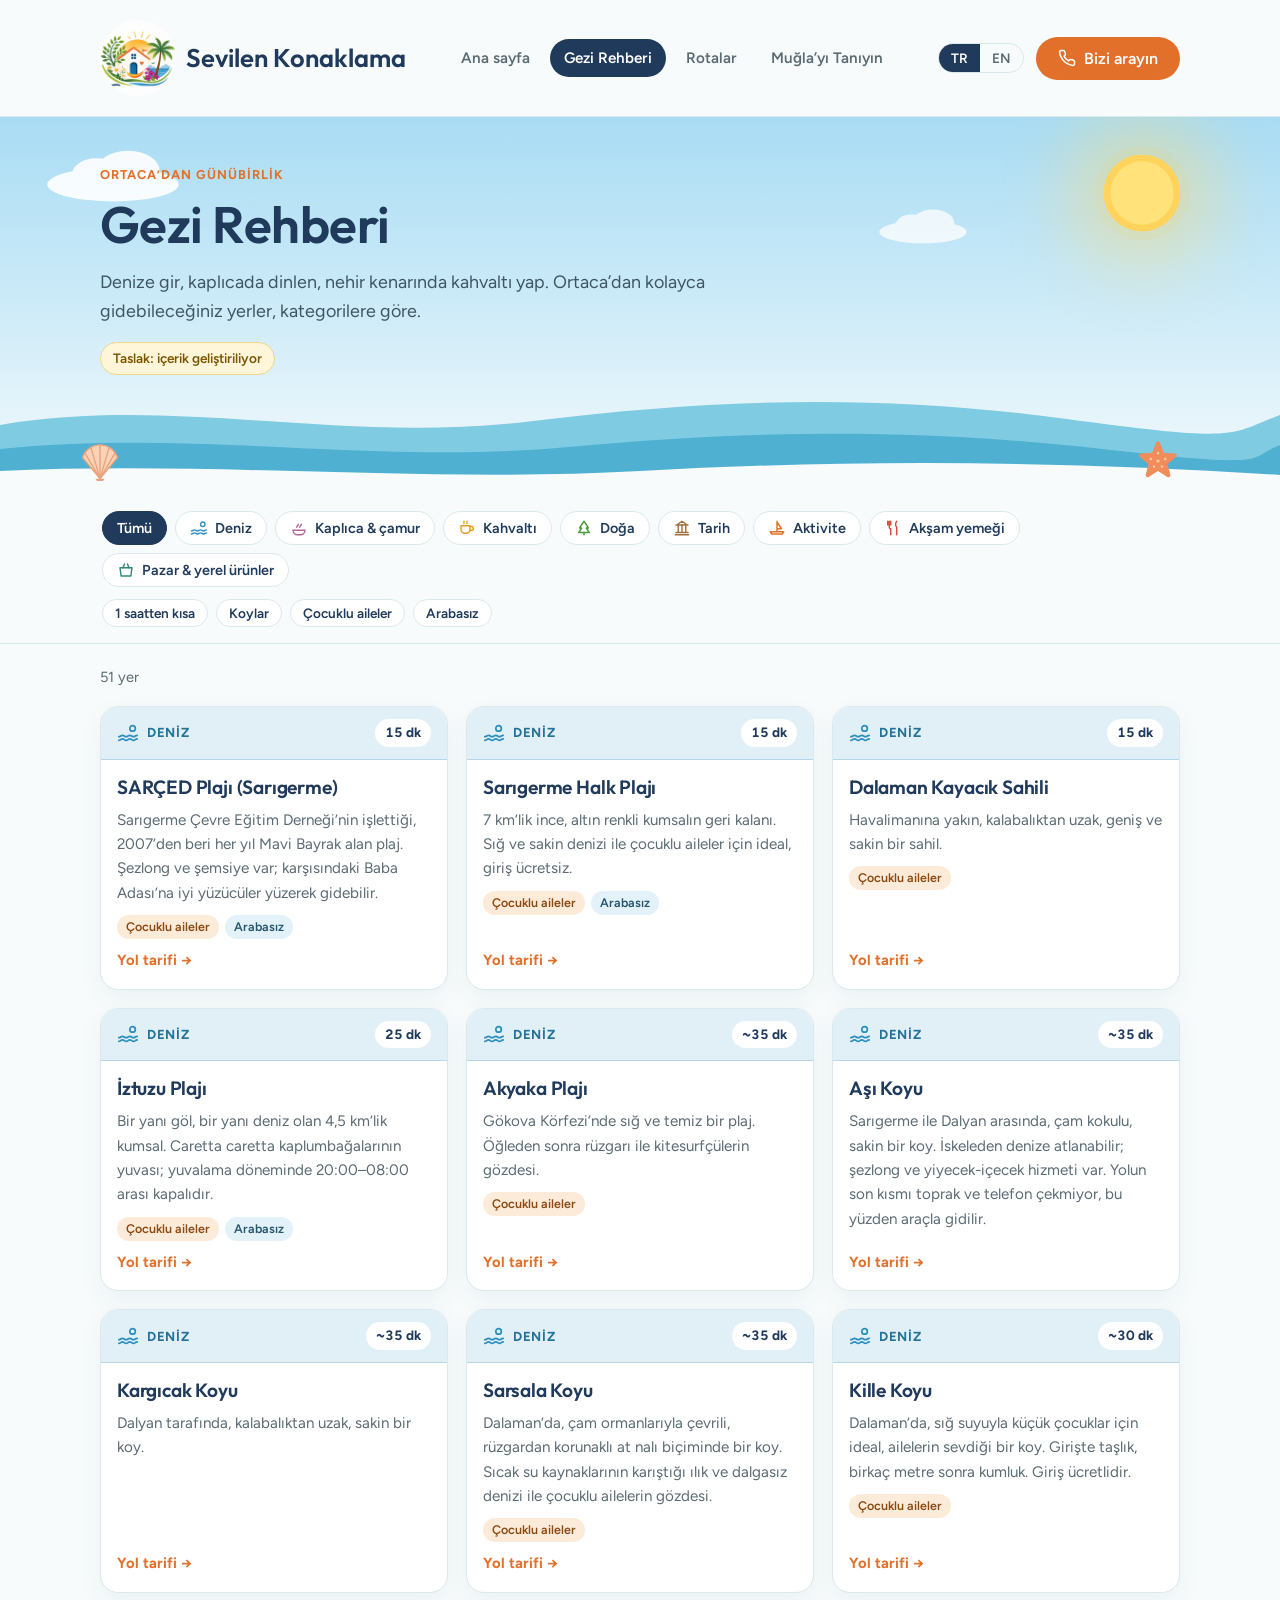
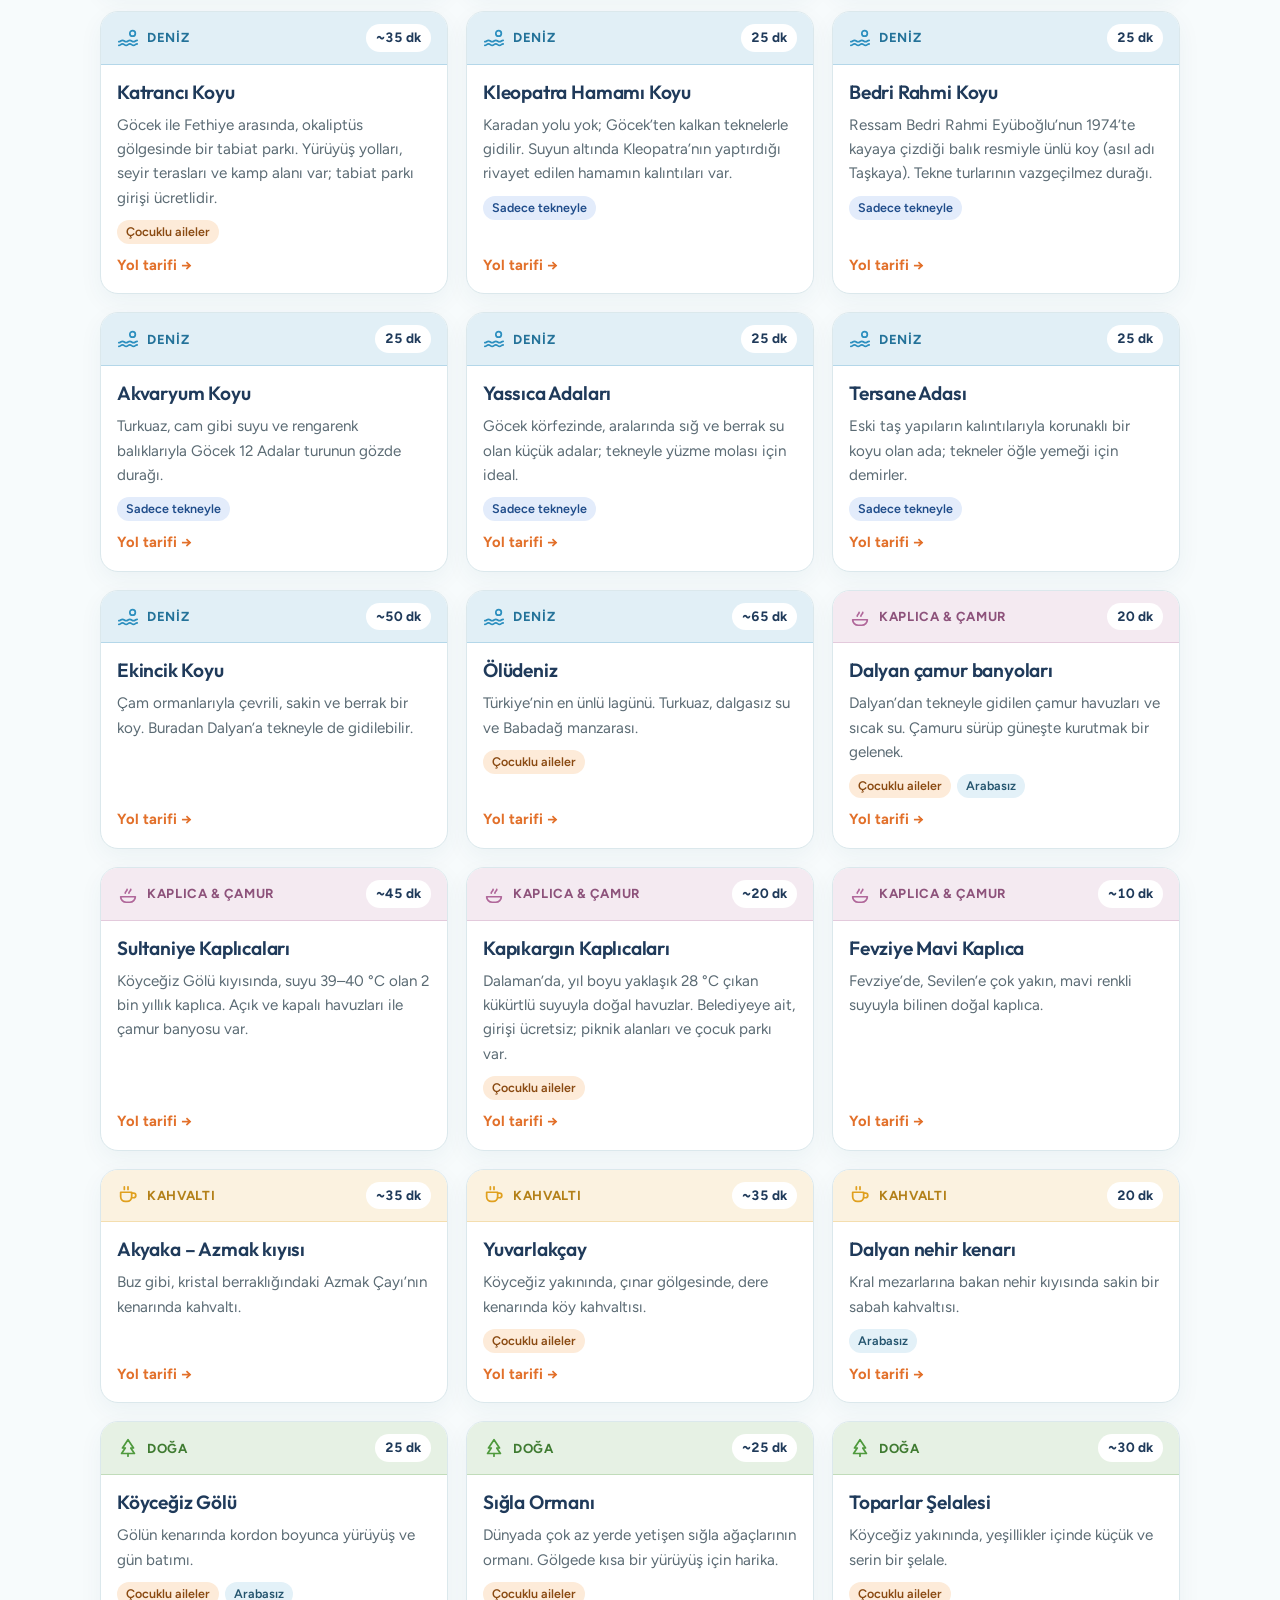
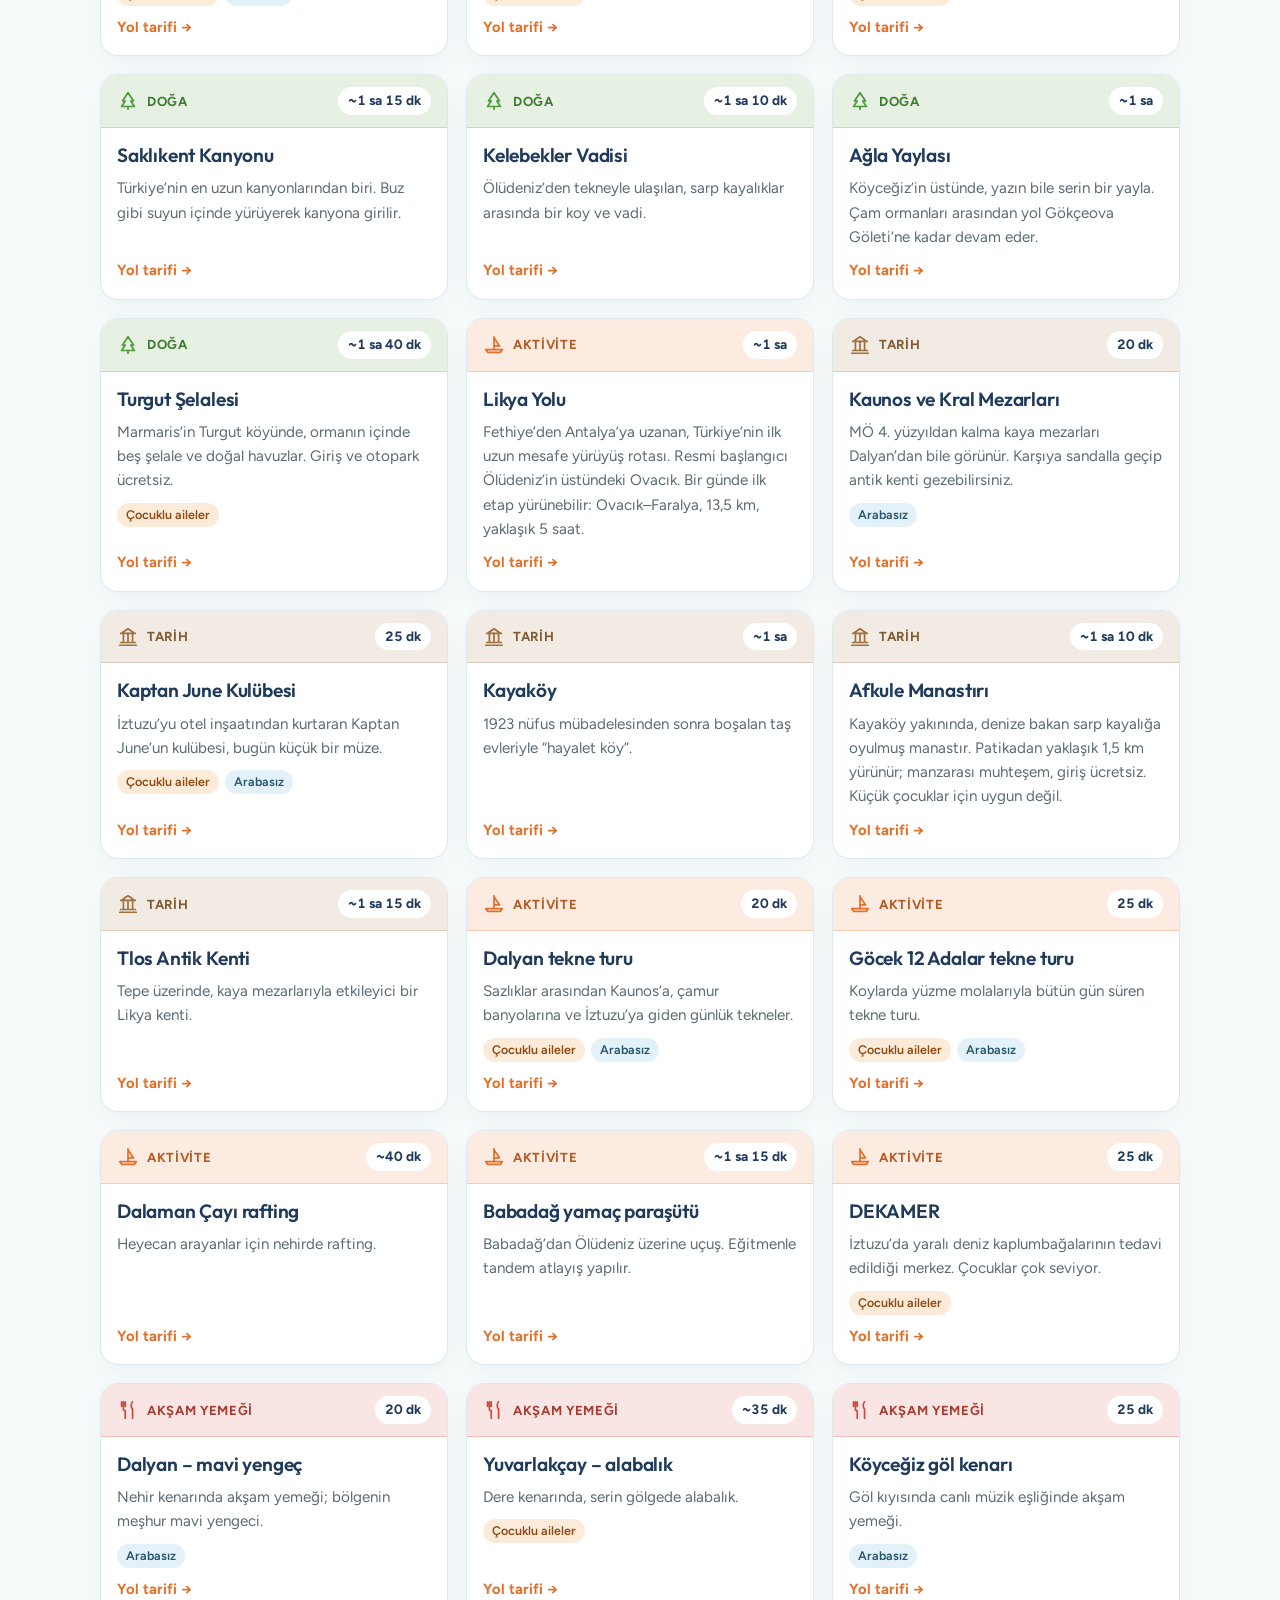
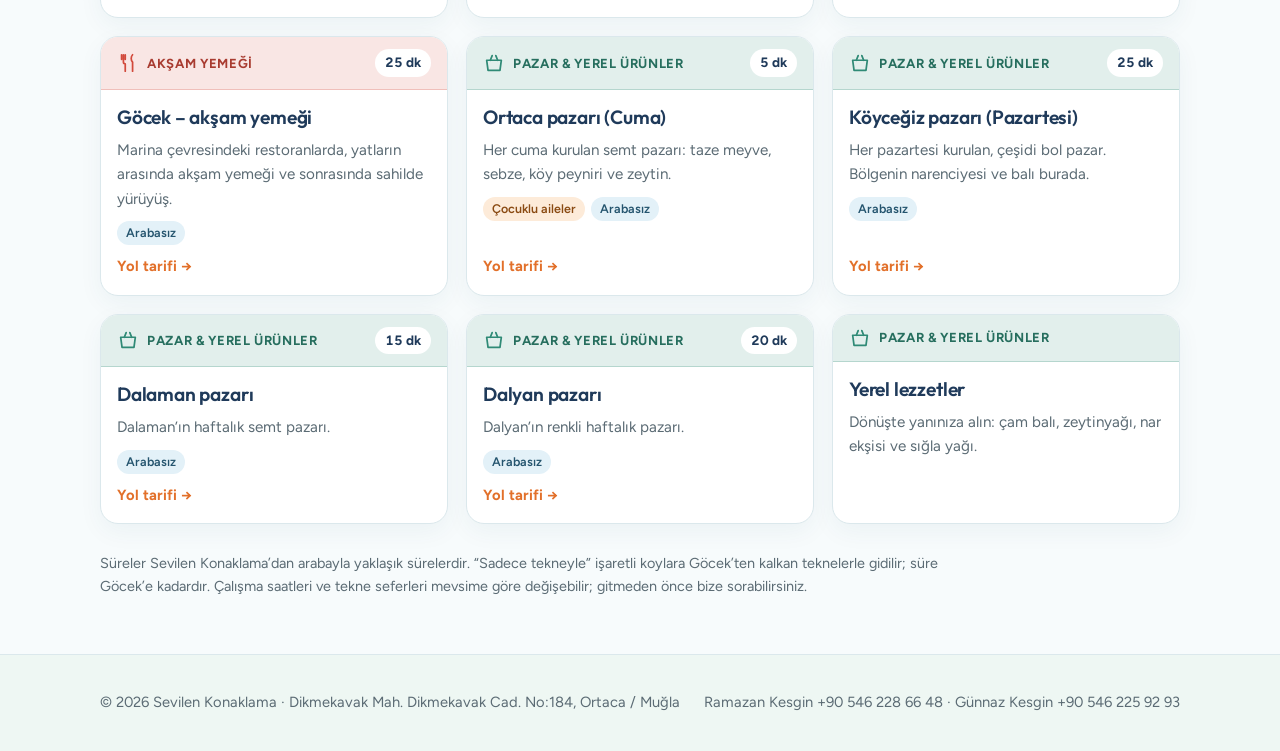
<file: gezi-rehberi.html>
<!DOCTYPE html>
<html lang="tr">
<head>
<meta charset="utf-8">
<meta name="viewport" content="width=device-width, initial-scale=1">
<meta name="color-scheme" content="light only">
<title>Gezi Rehberi · Sevilen Konaklama</title>
<meta name="description" content="Ortaca ve Muğla’da gezilecek yerler: deniz, kaplıca, kahvaltı, doğa, tarih, aktivite ve akşam yemeği önerileri.">
<meta name="theme-color" content="#bfe3f6">
<link rel="icon" href="logo-icon.png">
<link rel="preconnect" href="https://fonts.googleapis.com">
<link rel="preconnect" href="https://fonts.gstatic.com" crossorigin>
<link href="https://fonts.googleapis.com/css2?family=Outfit:wght@500;600;700&family=Figtree:wght@400;500;600;700&display=swap" rel="stylesheet">
<link rel="stylesheet" href="assets/site.css">
<style>

.toolbar{position:sticky;top:76px;z-index:5;background:color-mix(in srgb,var(--bg) 94%,transparent);backdrop-filter:blur(6px);padding:14px 0;border-bottom:1px solid var(--line)}
.chips{display:flex;gap:8px;overflow-x:auto;scrollbar-width:none;padding:2px}
.chips::-webkit-scrollbar{display:none}
@media (min-width:701px){.chips{flex-wrap:wrap;overflow:visible}}
.chip{display:inline-flex;align-items:center;gap:7px;border:1.5px solid var(--line);background:var(--surface);color:var(--ink);border-radius:999px;padding:7px 14px;font:600 .9rem var(--font-body);cursor:pointer;white-space:nowrap}
.chip svg{width:18px;height:18px;fill:none;stroke:var(--c,var(--ink));stroke-width:1.9;stroke-linecap:round;stroke-linejoin:round}
.chip[aria-pressed="true"]{background:var(--c,var(--ink));border-color:var(--c,var(--ink));color:#fff}
.chip[aria-pressed="true"] svg{stroke:#fff}
.chips.tags{margin-top:8px}
.chips.tags .chip{font-size:.85rem;padding:5px 12px}
.meta{display:flex;justify-content:space-between;gap:12px;flex-wrap:wrap;color:var(--muted);font-size:.92rem;margin:22px 0 16px}
.grid{display:grid;grid-template-columns:repeat(auto-fill,minmax(280px,1fr));gap:18px}
.card{background:var(--surface);border:1px solid var(--line);border-radius:18px;overflow:hidden;display:flex;flex-direction:column;box-shadow:0 8px 24px rgba(20,70,100,.05)}
.card-top{display:flex;align-items:center;justify-content:space-between;gap:10px;padding:12px 16px;background:color-mix(in srgb,var(--c) 14%,#fff);border-bottom:1px solid color-mix(in srgb,var(--c) 25%,transparent)}
.cat{display:flex;align-items:center;gap:8px;font-weight:700;font-size:.82rem;text-transform:uppercase;letter-spacing:.05em;color:color-mix(in srgb,var(--c) 80%,#000)}
.cat svg{width:22px;height:22px;fill:none;stroke:var(--c);stroke-width:1.9;stroke-linecap:round;stroke-linejoin:round}
.time{background:#fff;border-radius:999px;padding:3px 10px;font-weight:700;font-size:.85rem;font-variant-numeric:tabular-nums;white-space:nowrap}
.card-body{padding:16px;display:flex;flex-direction:column;gap:10px;flex:1}
.card-body p{color:var(--muted);font-size:.95rem}
.tags-row{display:flex;flex-wrap:wrap;gap:6px}
.tag{font-size:.78rem;font-weight:600;padding:2px 9px;border-radius:999px;background:var(--sea);color:#24546e}
.tag.k{background:#fdebd9;color:#8a4a12}
.tag.b{background:#e3ecfb;color:#1f4c8a}
.dir{margin-top:auto;align-self:flex-start;display:inline-flex;align-items:center;gap:6px;font-weight:700;color:var(--accent);text-decoration:none;font-size:.92rem}
.dir:hover{text-decoration:underline}
.note{margin-top:28px;color:var(--muted);font-size:.9rem;max-width:60em}
.empty{padding:40px 0;color:var(--muted)}
@media (max-width:900px){.toolbar{top:112px}}
@media (max-width:700px){.toolbar{top:98px}.grid{grid-template-columns:1fr}}

</style>
</head>
<body>
<header class="top big" id="topbar">
  <nav class="nav" aria-label="Main">
    <a class="brand" href="index.html"><img class="brand-logo" src="logo-icon.png" width="44" height="44" alt=""><span>Sevilen Konaklama</span></a>
    <ul class="tabs">
      <li><a href="index.html" data-i18n="navHome"></a></li>
      <li><a href="gezi-rehberi.html" data-i18n="navGuide" aria-current="page"></a></li>
      <li><a href="rotalar.html" data-i18n="navRoutes"></a></li>
      <li><a href="muglayi-taniyin.html" data-i18n="navMugla"></a></li>
    </ul>
    <div class="nav-right">
      <div class="lang" role="group" aria-label="Dil / Language">
        <button type="button" data-lang="tr" aria-pressed="true">TR</button>
        <button type="button" data-lang="en" aria-pressed="false">EN</button>
      </div>
      <a class="btn" href="index.html#call"><svg viewBox="0 0 24 24" aria-hidden="true"><path d="M22 16.9v3a2 2 0 0 1-2.2 2 19.8 19.8 0 0 1-8.6-3.1 19.5 19.5 0 0 1-6-6A19.8 19.8 0 0 1 2.1 4.2 2 2 0 0 1 4.1 2h3a2 2 0 0 1 2 1.7c.1.9.4 1.8.7 2.7a2 2 0 0 1-.5 2.1L8 9.8a16 16 0 0 0 6 6l1.3-1.3a2 2 0 0 1 2.1-.4c.9.3 1.8.6 2.7.7a2 2 0 0 1 1.7 2z"/></svg><span data-i18n="callBtn"></span></a>
    </div>
  </nav>
</header>

<main>
  <section class="page-hero">
    <div class="ph-sun" aria-hidden="true"></div>
    <div class="ph-cloud a" aria-hidden="true"><svg viewBox="0 0 160 60" aria-hidden="true"><g fill="#fff"><ellipse cx="80" cy="40" rx="70" ry="18"/><ellipse cx="96" cy="26" rx="34" ry="22"/><ellipse cx="62" cy="30" rx="26" ry="18"/></g></svg></div><div class="ph-cloud b" aria-hidden="true"><svg viewBox="0 0 160 60" aria-hidden="true"><g fill="#fff"><ellipse cx="80" cy="40" rx="70" ry="18"/><ellipse cx="96" cy="26" rx="34" ry="22"/><ellipse cx="62" cy="30" rx="26" ry="18"/></g></svg></div>
    <div class="ph-waves" aria-hidden="true"><svg viewBox="0 0 1440 110" preserveAspectRatio="none" aria-hidden="true"><path d="M0 40 C 200 10 380 60 600 36 S 1000 10 1200 34 S 1380 50 1440 30 V110 H0z" fill="#7fcbe2"/><path d="M0 64 C 220 44 420 80 640 62 S 1040 44 1240 64 S 1400 74 1440 60 V110 H0z" fill="#4fb0d2"/><path d="M0 86 C 240 76 480 98 720 86 S 1200 76 1440 90 V110 H0z" fill="#f7fbfc"/></svg></div>
    <div class="ph-deco" style="left:6%" aria-hidden="true"><svg viewBox="0 0 100 90" aria-hidden="true"><path d="M50 84 L12 38 A40 40 0 0 1 88 38 Z" fill="#fbd3b8" stroke="#e8a27c" stroke-width="3" stroke-linejoin="round"/><g stroke="#e8a27c" stroke-width="3" stroke-linecap="round"><path d="M50 84 L50 10"/><path d="M50 84 L30 16"/><path d="M50 84 L70 16"/><path d="M50 84 L17 28"/><path d="M50 84 L83 28"/></g><path d="M40 84 h20 l-4 6 h-12z" fill="#e8a27c"/></svg></div>
    <div class="ph-deco" style="right:8%;width:40px" aria-hidden="true"><svg viewBox="0 0 100 100" aria-hidden="true"><polygon points="50.0,6.0 61.2,34.6 91.8,36.4 68.1,55.9 75.9,85.6 50.0,69.0 24.1,85.6 31.9,55.9 8.2,36.4 38.8,34.6" fill="#f28c5b" stroke="#f28c5b" stroke-width="10" stroke-linejoin="round"/><g fill="#ffd0b0"><circle cx="50" cy="30" r="3"/><circle cx="68" cy="45" r="3"/><circle cx="32" cy="45" r="3"/><circle cx="40" cy="64" r="3"/><circle cx="60" cy="64" r="3"/><circle cx="50" cy="50" r="4"/></g></svg></div>
    <div class="wrap">
      <div class="eyebrow" data-i18n="eyebrow"></div>
      <h1 data-i18n="h1"></h1>
      <p class="lead" data-i18n="lead"></p>
      <span class="draft" data-i18n="draft"></span>
    </div>
  </section>
  <div class="toolbar">
    <div class="wrap">
      <div class="chips" id="catChips" role="group" aria-label="Kategori"></div>
      <div class="chips tags" id="tagChips" role="group" aria-label="Filtre"></div>
    </div>
  </div>
  <section style="padding-top:0">
    <div class="wrap">
      <div class="meta"><span id="count"></span></div>
      <div class="grid" id="grid"></div>
      <p class="note" data-i18n="note"></p>
    </div>
  </section>
</main>

<footer>
  <div class="wrap foot">
    <span>© 2026 Sevilen Konaklama · <span data-i18n="footAddr"></span></span>
    <span>Ramazan Kesgin +90 546 228 66 48 · Günnaz Kesgin +90 546 225 92 93</span>
  </div>
</footer>

<nav class="mbar" aria-label="Hızlı iletişim">
  <a class="btn" href="tel:+905462286648"><svg viewBox="0 0 24 24" aria-hidden="true"><path d="M22 16.9v3a2 2 0 0 1-2.2 2 19.8 19.8 0 0 1-8.6-3.1 19.5 19.5 0 0 1-6-6A19.8 19.8 0 0 1 2.1 4.2 2 2 0 0 1 4.1 2h3a2 2 0 0 1 2 1.7c.1.9.4 1.8.7 2.7a2 2 0 0 1-.5 2.1L8 9.8a16 16 0 0 0 6 6l1.3-1.3a2 2 0 0 1 2.1-.4c.9.3 1.8.6 2.7.7a2 2 0 0 1 1.7 2z"/></svg><span data-i18n="callNow"></span></a>
  <a class="btn wa" href="https://wa.me/905462286648"><svg viewBox="0 0 24 24" aria-hidden="true"><path fill="currentColor" d="M12 2a10 10 0 0 0-8.6 15.1L2 22l5-1.3A10 10 0 1 0 12 2zm0 18.2a8.2 8.2 0 0 1-4.2-1.2l-.3-.2-3 .8.8-2.9-.2-.3A8.2 8.2 0 1 1 12 20.2zm4.5-6.1c-.2-.1-1.5-.7-1.7-.8s-.4-.1-.6.1-.7.8-.8 1-.3.2-.5.1a6.7 6.7 0 0 1-3.3-2.9c-.2-.4.2-.4.7-1.3.1-.2 0-.3 0-.4l-.8-1.8c-.2-.5-.4-.4-.6-.4h-.5a1 1 0 0 0-.7.3 3 3 0 0 0-.9 2.2 5.2 5.2 0 0 0 1.1 2.7 11.8 11.8 0 0 0 4.5 4c1.7.7 2.3.8 3.2.6a2.7 2.7 0 0 0 1.8-1.3 2.2 2.2 0 0 0 .1-1.3c0-.1-.2-.2-.5-.3z"/></svg><span>WhatsApp</span></a>
</nav>

<script>
window.PAGE_T = {"tr": {"pageTitle": "Gezi Rehberi · Sevilen Konaklama", "eyebrow": "Ortaca’dan günübirlik", "h1": "Gezi Rehberi", "lead": "Denize gir, kaplıcada dinlen, nehir kenarında kahvaltı yap. Ortaca’dan kolayca gidebileceğiniz yerler, kategorilere göre.", "draft": "Taslak: içerik geliştiriliyor", "all": "Tümü", "kids": "Çocuklu aileler", "nocar": "Arabasız", "u60": "1 saatten kısa", "bay": "Koylar", "boat": "Sadece tekneyle", "dir": "Yol tarifi", "min": "dk", "from": "Sevilen’den", "note": "Süreler Sevilen Konaklama’dan arabayla yaklaşık sürelerdir. “Sadece tekneyle” işaretli koylara Göcek’ten kalkan teknelerle gidilir; süre Göcek’e kadardır. Çalışma saatleri ve tekne seferleri mevsime göre değişebilir; gitmeden önce bize sorabilirsiniz.", "none": "Bu filtrede yer yok."}, "en": {"pageTitle": "Travel Guide · Sevilen Konaklama", "eyebrow": "Day trips from Ortaca", "h1": "Travel Guide", "lead": "Swim, soak in a hot spring, have breakfast by a river. Places you can easily reach from Ortaca, by category.", "draft": "Draft: content in progress", "all": "All", "kids": "With children", "nocar": "No car needed", "u60": "Under 1 hour", "bay": "Bays", "boat": "Boat access only", "dir": "Directions", "min": "min", "from": "from Sevilen", "note": "Times are approximate driving times from Sevilen Konaklama. Bays marked “Boat access only” are reached by boat from Göcek; the time shown is to Göcek. Opening hours and boat schedules change with the season; feel free to ask us before you go.", "none": "No places match this filter."}};
const COUNT = {tr:n=>n+" yer", en:n=>n+" places"};
const CATS = [{"k": "sea", "tr": "Deniz", "en": "Swimming", "ic": "<path d=\"M2 16c2 0 2-1.5 4-1.5S8 16 10 16s2-1.5 4-1.5S16 16 18 16s2-1.5 4-1.5\"/><path d=\"M2 20c2 0 2-1.5 4-1.5S8 20 10 20s2-1.5 4-1.5S16 20 18 20s2-1.5 4-1.5\"/><circle cx=\"17\" cy=\"7\" r=\"3\"/>"}, {"k": "spa", "tr": "Kaplıca & çamur", "en": "Spa & mud", "ic": "<path d=\"M4 15h16a6 6 0 0 1-6 6h-4a6 6 0 0 1-6-6z\"/><path d=\"M9 11c0-2 2-2 2-4M13 11c0-2 2-2 2-4\"/>"}, {"k": "breakfast", "tr": "Kahvaltı", "en": "Breakfast", "ic": "<path d=\"M4 9h12v5a5 5 0 0 1-5 5H9a5 5 0 0 1-5-5z\"/><path d=\"M16 10h2a2.5 2.5 0 0 1 0 5h-2\"/><path d=\"M8 3v3M12 3v3\"/>"}, {"k": "nature", "tr": "Doğa", "en": "Nature", "ic": "<path d=\"M12 3l6 9h-3l4 6H5l4-6H6z\"/><path d=\"M12 18v3\"/>"}, {"k": "history", "tr": "Tarih", "en": "History", "ic": "<path d=\"M3 21h18M4 8h16M5 8l7-5 7 5\"/><path d=\"M7 8v10M12 8v10M17 8v10M4 18h16\"/>"}, {"k": "activity", "tr": "Aktivite", "en": "Activities", "ic": "<path d=\"M3 17l2 3h14l2-3z\"/><path d=\"M12 3v14M12 4l6 9h-6\"/>"}, {"k": "dinner", "tr": "Akşam yemeği", "en": "Dinner", "ic": "<path d=\"M7 3v8a2 2 0 0 0 2 2v8M5 3v5M9 3v5\"/><path d=\"M17 3c-2 2-2 6 0 8v10\"/>"}, {"k": "market", "tr": "Pazar & yerel ürünler", "en": "Markets & local food", "ic": "<path d=\"M4 9h16l-1.5 11h-13z\"/><path d=\"M8 9l2-5M16 9l-2-5\"/>"}];
const PLACES = [{"cat": "sea", "t": "15", "tags": ["kids", "nocar"], "name": {"tr": "SARÇED Plajı (Sarıgerme)", "en": "SARÇED Beach (Sarıgerme)"}, "d": {"tr": "Sarıgerme Çevre Eğitim Derneği’nin işlettiği, 2007’den beri her yıl Mavi Bayrak alan plaj. Şezlong ve şemsiye var; karşısındaki Baba Adası’na iyi yüzücüler yüzerek gidebilir.", "en": "Run by the Sarıgerme Environmental Education Association and awarded a Blue Flag every year since 2007. Sunbeds and umbrellas available; strong swimmers can swim out to Baba Island opposite."}, "q": "SARÇED Plajı Sarıgerme"}, {"cat": "sea", "t": "15", "tags": ["kids", "nocar"], "name": {"tr": "Sarıgerme Halk Plajı", "en": "Sarıgerme public beach"}, "d": {"tr": "7 km’lik ince, altın renkli kumsalın geri kalanı. Sığ ve sakin denizi ile çocuklu aileler için ideal, giriş ücretsiz.", "en": "The rest of the 7 km stretch of fine golden sand. Shallow, calm water that is ideal for families, and free to enter."}, "q": "Sarıgerme Plajı"}, {"cat": "sea", "t": "15", "tags": ["kids"], "name": {"tr": "Dalaman Kayacık Sahili", "en": "Dalaman Kayacık Beach"}, "d": {"tr": "Havalimanına yakın, kalabalıktan uzak, geniş ve sakin bir sahil.", "en": "A wide, quiet beach near the airport, away from the crowds."}, "q": "Kayacık Plajı Dalaman"}, {"cat": "sea", "t": "25", "tags": ["kids", "nocar"], "name": {"tr": "İztuzu Plajı", "en": "İztuzu Beach"}, "d": {"tr": "Bir yanı göl, bir yanı deniz olan 4,5 km’lik kumsal. Caretta caretta kaplumbağalarının yuvası; yuvalama döneminde 20:00–08:00 arası kapalıdır.", "en": "A 4.5 km beach with a lake on one side and the sea on the other. Home to the loggerhead turtles; during nesting season it is closed from 20:00 to 08:00."}, "q": "İztuzu Plajı"}, {"cat": "sea", "t": "~35", "tags": ["kids"], "name": {"tr": "Akyaka Plajı", "en": "Akyaka Beach"}, "d": {"tr": "Gökova Körfezi’nde sığ ve temiz bir plaj. Öğleden sonra rüzgarı ile kitesurfçülerin gözdesi.", "en": "A shallow, clean beach on the Gulf of Gökova. Its afternoon wind makes it a favourite with kitesurfers."}, "q": "Akyaka Plajı"}, {"cat": "sea", "t": "~35", "tags": ["bay"], "name": {"tr": "Aşı Koyu", "en": "Aşı Bay"}, "d": {"tr": "Sarıgerme ile Dalyan arasında, çam kokulu, sakin bir koy. İskeleden denize atlanabilir; şezlong ve yiyecek-içecek hizmeti var. Yolun son kısmı toprak ve telefon çekmiyor, bu yüzden araçla gidilir.", "en": "A quiet, pine-scented bay between Sarıgerme and Dalyan. You can jump into the sea from the jetty, and there are sunbeds and food and drinks. The last stretch of road is dirt and there is no phone signal, so you need a car."}, "q": "Aşı Koyu Ortaca"}, {"cat": "sea", "t": "~35", "tags": ["bay"], "name": {"tr": "Kargıcak Koyu", "en": "Kargıcak Bay"}, "d": {"tr": "Dalyan tarafında, kalabalıktan uzak, sakin bir koy.", "en": "A calm bay on the Dalyan side, away from the crowds."}, "q": "Kargıcak Koyu"}, {"cat": "sea", "t": "~35", "tags": ["kids", "bay"], "name": {"tr": "Sarsala Koyu", "en": "Sarsala Bay"}, "d": {"tr": "Dalaman’da, çam ormanlarıyla çevrili, rüzgardan korunaklı at nalı biçiminde bir koy. Sıcak su kaynaklarının karıştığı ılık ve dalgasız denizi ile çocuklu ailelerin gözdesi.", "en": "A sheltered, horseshoe-shaped bay in Dalaman, framed by pine forest. Its calm water, warmed by hot springs, makes it a favourite with families."}, "q": "Sarsala Koyu"}, {"cat": "sea", "t": "~30", "tags": ["kids", "bay"], "name": {"tr": "Kille Koyu", "en": "Kille Bay"}, "d": {"tr": "Dalaman’da, sığ suyuyla küçük çocuklar için ideal, ailelerin sevdiği bir koy. Girişte taşlık, birkaç metre sonra kumluk. Giriş ücretlidir.", "en": "A family favourite in Dalaman with shallow water that is ideal for small children. Pebbles at the edge, sand a few metres in. There is an entrance fee."}, "q": "Kille Koyu Dalaman"}, {"cat": "sea", "t": "~35", "tags": ["kids", "bay"], "name": {"tr": "Katrancı Koyu", "en": "Katrancı Bay"}, "d": {"tr": "Göcek ile Fethiye arasında, okaliptüs gölgesinde bir tabiat parkı. Yürüyüş yolları, seyir terasları ve kamp alanı var; tabiat parkı girişi ücretlidir.", "en": "A nature park between Göcek and Fethiye, shaded by eucalyptus trees, with walking paths, viewing terraces and a campsite. There is a nature park fee."}, "q": "Katrancı Koyu Tabiat Parkı"}, {"cat": "sea", "t": "25", "tags": ["boat", "bay"], "name": {"tr": "Kleopatra Hamamı Koyu", "en": "Cleopatra’s Bath Bay"}, "d": {"tr": "Karadan yolu yok; Göcek’ten kalkan teknelerle gidilir. Suyun altında Kleopatra’nın yaptırdığı rivayet edilen hamamın kalıntıları var.", "en": "No road access; reached by boat from Göcek. Under the water lie the ruins of a bath that legend says Cleopatra had built."}, "q": "Kleopatra Hamamı Koyu Göcek"}, {"cat": "sea", "t": "25", "tags": ["boat", "bay"], "name": {"tr": "Bedri Rahmi Koyu", "en": "Bedri Rahmi Bay"}, "d": {"tr": "Ressam Bedri Rahmi Eyüboğlu’nun 1974’te kayaya çizdiği balık resmiyle ünlü koy (asıl adı Taşkaya). Tekne turlarının vazgeçilmez durağı.", "en": "Famous for the fish that painter Bedri Rahmi Eyüboğlu drew on a rock in 1974 (its real name is Taşkaya). A must-stop on boat tours."}, "q": "Bedri Rahmi Koyu"}, {"cat": "sea", "t": "25", "tags": ["boat", "bay"], "name": {"tr": "Akvaryum Koyu", "en": "Aquarium Bay"}, "d": {"tr": "Turkuaz, cam gibi suyu ve rengarenk balıklarıyla Göcek 12 Adalar turunun gözde durağı.", "en": "Turquoise, glass-clear water and colourful fish: a favourite stop on the Göcek 12 Islands tour."}, "q": "Akvaryum Koyu Göcek"}, {"cat": "sea", "t": "25", "tags": ["boat", "bay"], "name": {"tr": "Yassıca Adaları", "en": "Yassıca Islands"}, "d": {"tr": "Göcek körfezinde, aralarında sığ ve berrak su olan küçük adalar; tekneyle yüzme molası için ideal.", "en": "Small islands in the Gulf of Göcek with shallow, clear water between them; perfect for a swimming stop by boat."}, "q": "Yassıca Adaları Göcek"}, {"cat": "sea", "t": "25", "tags": ["boat", "bay"], "name": {"tr": "Tersane Adası", "en": "Tersane Island"}, "d": {"tr": "Eski taş yapıların kalıntılarıyla korunaklı bir koyu olan ada; tekneler öğle yemeği için demirler.", "en": "An island with a sheltered bay and old stone ruins, where boats anchor for lunch."}, "q": "Tersane Adası Göcek"}, {"cat": "sea", "t": "~50", "tags": ["bay"], "name": {"tr": "Ekincik Koyu", "en": "Ekincik Bay"}, "d": {"tr": "Çam ormanlarıyla çevrili, sakin ve berrak bir koy. Buradan Dalyan’a tekneyle de gidilebilir.", "en": "A calm, clear bay surrounded by pine forest. Boats also run from here to Dalyan."}, "q": "Ekincik Koyu"}, {"cat": "sea", "t": "~65", "tags": ["kids"], "name": {"tr": "Ölüdeniz", "en": "Ölüdeniz"}, "d": {"tr": "Türkiye’nin en ünlü lagünü. Turkuaz, dalgasız su ve Babadağ manzarası.", "en": "Türkiye’s most famous lagoon: turquoise, wave-free water below Babadağ mountain."}, "q": "Ölüdeniz Lagünü"}, {"cat": "spa", "t": "20", "tags": ["kids", "nocar"], "name": {"tr": "Dalyan çamur banyoları", "en": "Dalyan mud baths"}, "d": {"tr": "Dalyan’dan tekneyle gidilen çamur havuzları ve sıcak su. Çamuru sürüp güneşte kurutmak bir gelenek.", "en": "Mud pools and warm springs reached by boat from Dalyan. Covering yourself in mud and drying in the sun is a tradition."}, "q": "Dalyan Çamur Banyoları"}, {"cat": "spa", "t": "~45", "tags": [], "name": {"tr": "Sultaniye Kaplıcaları", "en": "Sultaniye Hot Springs"}, "d": {"tr": "Köyceğiz Gölü kıyısında, suyu 39–40 °C olan 2 bin yıllık kaplıca. Açık ve kapalı havuzları ile çamur banyosu var.", "en": "A 2,000-year-old hot spring on Lake Köyceğiz with water at 39–40 °C, open and indoor pools and a mud bath."}, "q": "Sultaniye Kaplıcaları"}, {"cat": "spa", "t": "~20", "tags": ["kids"], "name": {"tr": "Kapıkargın Kaplıcaları", "en": "Kapıkargın hot springs"}, "d": {"tr": "Dalaman’da, yıl boyu yaklaşık 28 °C çıkan kükürtlü suyuyla doğal havuzlar. Belediyeye ait, girişi ücretsiz; piknik alanları ve çocuk parkı var.", "en": "Natural pools of sulphur water in Dalaman, about 28 °C all year round. Run by the municipality and free to enter, with picnic areas and a playground."}, "q": "Kapıkargın Kükürt Kaplıcası"}, {"cat": "spa", "t": "~10", "tags": [], "name": {"tr": "Fevziye Mavi Kaplıca", "en": "Fevziye Blue Hot Spring"}, "d": {"tr": "Fevziye’de, Sevilen’e çok yakın, mavi renkli suyuyla bilinen doğal kaplıca.", "en": "A natural hot spring known for its blue water in Fevziye, very close to Sevilen."}, "q": "Fevziye Mavi Kaplıca Ortaca"}, {"cat": "breakfast", "t": "~35", "tags": [], "name": {"tr": "Akyaka – Azmak kıyısı", "en": "Akyaka – by the Azmak river"}, "d": {"tr": "Buz gibi, kristal berraklığındaki Azmak Çayı’nın kenarında kahvaltı.", "en": "Breakfast beside the ice-cold, crystal-clear Azmak river."}, "q": "Akyaka Azmak"}, {"cat": "breakfast", "t": "~35", "tags": ["kids"], "name": {"tr": "Yuvarlakçay", "en": "Yuvarlakçay"}, "d": {"tr": "Köyceğiz yakınında, çınar gölgesinde, dere kenarında köy kahvaltısı.", "en": "A village breakfast by the stream under plane trees, near Köyceğiz."}, "q": "Yuvarlakçay Köyceğiz"}, {"cat": "breakfast", "t": "20", "tags": ["nocar"], "name": {"tr": "Dalyan nehir kenarı", "en": "Dalyan riverside"}, "d": {"tr": "Kral mezarlarına bakan nehir kıyısında sakin bir sabah kahvaltısı.", "en": "A slow morning breakfast on the riverbank facing the rock tombs."}, "q": "Dalyan"}, {"cat": "nature", "t": "25", "tags": ["kids", "nocar"], "name": {"tr": "Köyceğiz Gölü", "en": "Lake Köyceğiz"}, "d": {"tr": "Gölün kenarında kordon boyunca yürüyüş ve gün batımı.", "en": "A walk along the lakeside promenade and a sunset over the water."}, "q": "Köyceğiz Gölü"}, {"cat": "nature", "t": "~25", "tags": ["kids"], "name": {"tr": "Sığla Ormanı", "en": "Sweetgum forest"}, "d": {"tr": "Dünyada çok az yerde yetişen sığla ağaçlarının ormanı. Gölgede kısa bir yürüyüş için harika.", "en": "A forest of sweetgum trees, which grow in very few places in the world. Lovely for a short, shady walk."}, "q": "Köyceğiz Sığla Ormanı"}, {"cat": "nature", "t": "~30", "tags": ["kids"], "name": {"tr": "Toparlar Şelalesi", "en": "Toparlar Waterfall"}, "d": {"tr": "Köyceğiz yakınında, yeşillikler içinde küçük ve serin bir şelale.", "en": "A small, cool waterfall in the greenery near Köyceğiz."}, "q": "Toparlar Şelalesi"}, {"cat": "nature", "t": "~1 sa 15 dk", "tags": [], "name": {"tr": "Saklıkent Kanyonu", "en": "Saklıkent Canyon"}, "d": {"tr": "Türkiye’nin en uzun kanyonlarından biri. Buz gibi suyun içinde yürüyerek kanyona girilir.", "en": "One of Türkiye’s longest canyons. You wade into it through ice-cold water."}, "q": "Saklıkent Kanyonu"}, {"cat": "nature", "t": "~1 sa 10 dk", "tags": [], "name": {"tr": "Kelebekler Vadisi", "en": "Butterfly Valley"}, "d": {"tr": "Ölüdeniz’den tekneyle ulaşılan, sarp kayalıklar arasında bir koy ve vadi.", "en": "A bay and valley between steep cliffs, reached by boat from Ölüdeniz."}, "q": "Kelebekler Vadisi"}, {"cat": "nature", "t": "~1 sa", "tags": [], "name": {"tr": "Ağla Yaylası", "en": "Ağla plateau"}, "d": {"tr": "Köyceğiz’in üstünde, yazın bile serin bir yayla. Çam ormanları arasından yol Gökçeova Göleti’ne kadar devam eder.", "en": "A plateau high above Köyceğiz that stays cool even in summer. The road continues through pine forest to Gökçeova Pond."}, "q": "Ağla Yaylası Köyceğiz"}, {"cat": "nature", "t": "~1 sa 40 dk", "tags": ["kids"], "name": {"tr": "Turgut Şelalesi", "en": "Turgut Waterfall"}, "d": {"tr": "Marmaris’in Turgut köyünde, ormanın içinde beş şelale ve doğal havuzlar. Giriş ve otopark ücretsiz.", "en": "Five waterfalls and natural pools in the forest at Turgut village near Marmaris. Free entry and parking."}, "q": "Turgut Şelalesi"}, {"cat": "activity", "t": "~1 sa", "tags": [], "name": {"tr": "Likya Yolu", "en": "Lycian Way"}, "d": {"tr": "Fethiye’den Antalya’ya uzanan, Türkiye’nin ilk uzun mesafe yürüyüş rotası. Resmi başlangıcı Ölüdeniz’in üstündeki Ovacık. Bir günde ilk etap yürünebilir: Ovacık–Faralya, 13,5 km, yaklaşık 5 saat.", "en": "Türkiye’s first long-distance hiking trail, from Fethiye to Antalya. It officially starts at Ovacık above Ölüdeniz. The first stage makes a good day hike: Ovacık–Faralya, 13.5 km, about 5 hours."}, "q": "Likya Yolu başlangıç Ovacık"}, {"cat": "history", "t": "20", "tags": ["nocar"], "name": {"tr": "Kaunos ve Kral Mezarları", "en": "Kaunos and the King Tombs"}, "d": {"tr": "MÖ 4. yüzyıldan kalma kaya mezarları Dalyan’dan bile görünür. Karşıya sandalla geçip antik kenti gezebilirsiniz.", "en": "Rock tombs from the 4th century BC, visible right from Dalyan. Cross the river by rowing boat and explore the ancient city."}, "q": "Kaunos Antik Kenti"}, {"cat": "history", "t": "25", "tags": ["kids", "nocar"], "name": {"tr": "Kaptan June Kulübesi", "en": "Kaptan June’s Hut"}, "d": {"tr": "İztuzu’yu otel inşaatından kurtaran Kaptan June’un kulübesi, bugün küçük bir müze.", "en": "The hut of Kaptan June, who saved İztuzu from a hotel project, is now a small museum."}, "q": "Kaptan June Kulübesi İztuzu"}, {"cat": "history", "t": "~1 sa", "tags": [], "name": {"tr": "Kayaköy", "en": "Kayaköy"}, "d": {"tr": "1923 nüfus mübadelesinden sonra boşalan taş evleriyle “hayalet köy”.", "en": "The “ghost village” of stone houses, left empty after the 1923 population exchange."}, "q": "Kayaköy Fethiye"}, {"cat": "history", "t": "~1 sa 10 dk", "tags": [], "name": {"tr": "Afkule Manastırı", "en": "Afkule Monastery"}, "d": {"tr": "Kayaköy yakınında, denize bakan sarp kayalığa oyulmuş manastır. Patikadan yaklaşık 1,5 km yürünür; manzarası muhteşem, giriş ücretsiz. Küçük çocuklar için uygun değil.", "en": "A monastery carved into a sheer cliff above the sea near Kayaköy. About a 1.5 km walk along a path; stunning views and free entry. Not suitable for small children."}, "q": "Afkule Manastırı Kayaköy"}, {"cat": "history", "t": "~1 sa 15 dk", "tags": [], "name": {"tr": "Tlos Antik Kenti", "en": "Tlos ancient city"}, "d": {"tr": "Tepe üzerinde, kaya mezarlarıyla etkileyici bir Likya kenti.", "en": "A hilltop Lycian city with impressive rock tombs."}, "q": "Tlos Antik Kenti"}, {"cat": "activity", "t": "20", "tags": ["kids", "nocar"], "name": {"tr": "Dalyan tekne turu", "en": "Dalyan boat trip"}, "d": {"tr": "Sazlıklar arasından Kaunos’a, çamur banyolarına ve İztuzu’ya giden günlük tekneler.", "en": "Day boats through the reed beds to Kaunos, the mud baths and İztuzu."}, "q": "Dalyan tekne iskelesi"}, {"cat": "activity", "t": "25", "tags": ["kids", "nocar"], "name": {"tr": "Göcek 12 Adalar tekne turu", "en": "Göcek 12 Islands boat tour"}, "d": {"tr": "Koylarda yüzme molalarıyla bütün gün süren tekne turu.", "en": "A full-day boat tour with swimming stops in the bays."}, "q": "Göcek Marina"}, {"cat": "activity", "t": "~40", "tags": [], "name": {"tr": "Dalaman Çayı rafting", "en": "Rafting on the Dalaman river"}, "d": {"tr": "Heyecan arayanlar için nehirde rafting.", "en": "River rafting for those looking for a thrill."}, "q": "Dalaman Çayı rafting"}, {"cat": "activity", "t": "~1 sa 15 dk", "tags": [], "name": {"tr": "Babadağ yamaç paraşütü", "en": "Paragliding from Babadağ"}, "d": {"tr": "Babadağ’dan Ölüdeniz üzerine uçuş. Eğitmenle tandem atlayış yapılır.", "en": "Fly over Ölüdeniz from Babadağ mountain on a tandem flight with an instructor."}, "q": "Babadağ Teleferik"}, {"cat": "activity", "t": "25", "tags": ["kids"], "name": {"tr": "DEKAMER", "en": "DEKAMER turtle centre"}, "d": {"tr": "İztuzu’da yaralı deniz kaplumbağalarının tedavi edildiği merkez. Çocuklar çok seviyor.", "en": "The centre at İztuzu where injured sea turtles are treated. Children love it."}, "q": "DEKAMER İztuzu"}, {"cat": "dinner", "t": "20", "tags": ["nocar"], "name": {"tr": "Dalyan – mavi yengeç", "en": "Dalyan – blue crab"}, "d": {"tr": "Nehir kenarında akşam yemeği; bölgenin meşhur mavi yengeci.", "en": "Dinner on the riverbank with the area’s famous blue crab."}, "q": "Dalyan restoranlar"}, {"cat": "dinner", "t": "~35", "tags": ["kids"], "name": {"tr": "Yuvarlakçay – alabalık", "en": "Yuvarlakçay – trout"}, "d": {"tr": "Dere kenarında, serin gölgede alabalık.", "en": "Trout by the stream, in the cool shade."}, "q": "Yuvarlakçay alabalık"}, {"cat": "dinner", "t": "25", "tags": ["nocar"], "name": {"tr": "Köyceğiz göl kenarı", "en": "Köyceğiz lakeside"}, "d": {"tr": "Göl kıyısında canlı müzik eşliğinde akşam yemeği.", "en": "Dinner by the lake with live music."}, "q": "Köyceğiz kordon"}, {"cat": "dinner", "t": "25", "tags": ["nocar"], "name": {"tr": "Göcek – akşam yemeği", "en": "Göcek – dinner"}, "d": {"tr": "Marina çevresindeki restoranlarda, yatların arasında akşam yemeği ve sonrasında sahilde yürüyüş.", "en": "Dinner at the restaurants around the marina among the yachts, then a stroll along the waterfront."}, "q": "Göcek Marina"}, {"cat": "market", "t": "5", "tags": ["kids", "nocar"], "name": {"tr": "Ortaca pazarı (Cuma)", "en": "Ortaca market (Fridays)"}, "d": {"tr": "Her cuma kurulan semt pazarı: taze meyve, sebze, köy peyniri ve zeytin.", "en": "The market every Friday: fresh fruit and vegetables, village cheese and olives."}, "q": "Ortaca Pazar Yeri"}, {"cat": "market", "t": "25", "tags": ["nocar"], "name": {"tr": "Köyceğiz pazarı (Pazartesi)", "en": "Köyceğiz market (Mondays)"}, "d": {"tr": "Her pazartesi kurulan, çeşidi bol pazar. Bölgenin narenciyesi ve balı burada.", "en": "A large market every Monday, full of the region’s citrus fruit and honey."}, "q": "Köyceğiz Pazar Yeri"}, {"cat": "market", "t": "15", "tags": ["nocar"], "name": {"tr": "Dalaman pazarı", "en": "Dalaman market"}, "d": {"tr": "Dalaman’ın haftalık semt pazarı.", "en": "Dalaman’s weekly market."}, "q": "Dalaman Pazar Yeri"}, {"cat": "market", "t": "20", "tags": ["nocar"], "name": {"tr": "Dalyan pazarı", "en": "Dalyan market"}, "d": {"tr": "Dalyan’ın renkli haftalık pazarı.", "en": "Dalyan’s colourful weekly market."}, "q": "Dalyan Pazarı"}, {"cat": "market", "t": "—", "tags": [], "name": {"tr": "Yerel lezzetler", "en": "Local flavours"}, "d": {"tr": "Dönüşte yanınıza alın: çam balı, zeytinyağı, nar ekşisi ve sığla yağı.", "en": "Take some home: pine honey, olive oil, pomegranate molasses and sweetgum oil."}, "q": ""}];
let cat = "all"; const tagOn = new Set();
try { const h = location.hash.slice(1); if (CATS.some(c => c.k === h)) cat = h; } catch(e){}
const under60 = t => { const m = /^~?(\d+)$/.exec(t); return !!m && +m[1] < 60; };
const icon = c => `<svg viewBox="0 0 24 24" aria-hidden="true">${(CATS.find(x => x.k === c)||{}).ic||""}</svg>`;
const minTxt = (t, L) => t === "—" ? "" : (/^[~]?\d+$/.test(t) ? t + " " + (L === "en" ? "min" : "dk") : (L === "en" ? t.replace(" sa ", " h ").replace(" sa", " h").replace(" dk"," min") : t));
window.renderPage = function(L, t){
  const $ = id => document.getElementById(id);
  $("catChips").innerHTML = `<button type="button" class="chip" data-cat="all" aria-pressed="${cat==="all"}">${t.all}</button>` +
    CATS.map(c => `<button type="button" class="chip" style="--c:var(--c-${c.k})" data-cat="${c.k}" aria-pressed="${cat===c.k}">${icon(c.k)}${c[L]}</button>`).join("");
  $("tagChips").innerHTML = ["u60","bay","kids","nocar"].map(k => `<button type="button" class="chip" data-tag="${k}" aria-pressed="${tagOn.has(k)}">${t[k]}</button>`).join("");
  const has = (p,k) => k === "u60" ? under60(p.t) : p.tags.includes(k);
  const list = PLACES.filter(p => (cat === "all" || p.cat === cat) && [...tagOn].every(k => has(p,k)));
  $("count").textContent = COUNT[L](list.length);
  $("grid").innerHTML = list.length ? list.map(p => {
    const c = CATS.find(x => x.k === p.cat), tm = minTxt(p.t, L);
    return `<article class="card" style="--c:var(--c-${p.cat})">
      <div class="card-top"><span class="cat">${icon(p.cat)}${c[L]}</span>${tm ? `<span class="time" title="${t.from}">${tm}</span>` : ""}</div>
      <div class="card-body">
        <h3>${p.name[L]}</h3>
        <p>${p.d[L]}</p>
        ${p.tags.filter(k => k !== "bay").length ? `<div class="tags-row">${p.tags.filter(k => k !== "bay").map(k => `<span class="tag ${k==="kids"?"k":k==="boat"?"b":""}">${t[k]}</span>`).join("")}</div>` : ""}
        ${p.q ? `<a class="dir" href="https://www.google.com/maps/dir/?api=1&origin=36.8134305,28.7721896&destination=${encodeURIComponent(p.q)}">${t.dir} →</a>` : ""}
      </div>
    </article>`; }).join("") : `<p class="empty">${t.none}</p>`;
};
document.addEventListener("click", e => {
  const b = e.target.closest(".chip"); if (!b) return;
  if (b.dataset.cat) { cat = b.dataset.cat; try { history.replaceState(null, "", cat === "all" ? location.pathname : "#" + cat); } catch(err){} }
  if (b.dataset.tag) { tagOn.has(b.dataset.tag) ? tagOn.delete(b.dataset.tag) : tagOn.add(b.dataset.tag); }
  const L = window.siteLang(); window.renderPage(L, Object.assign({}, window.PAGE_T[L]));
});
</script>
<script src="assets/site.js"></script>
</body>
</html>
</file>
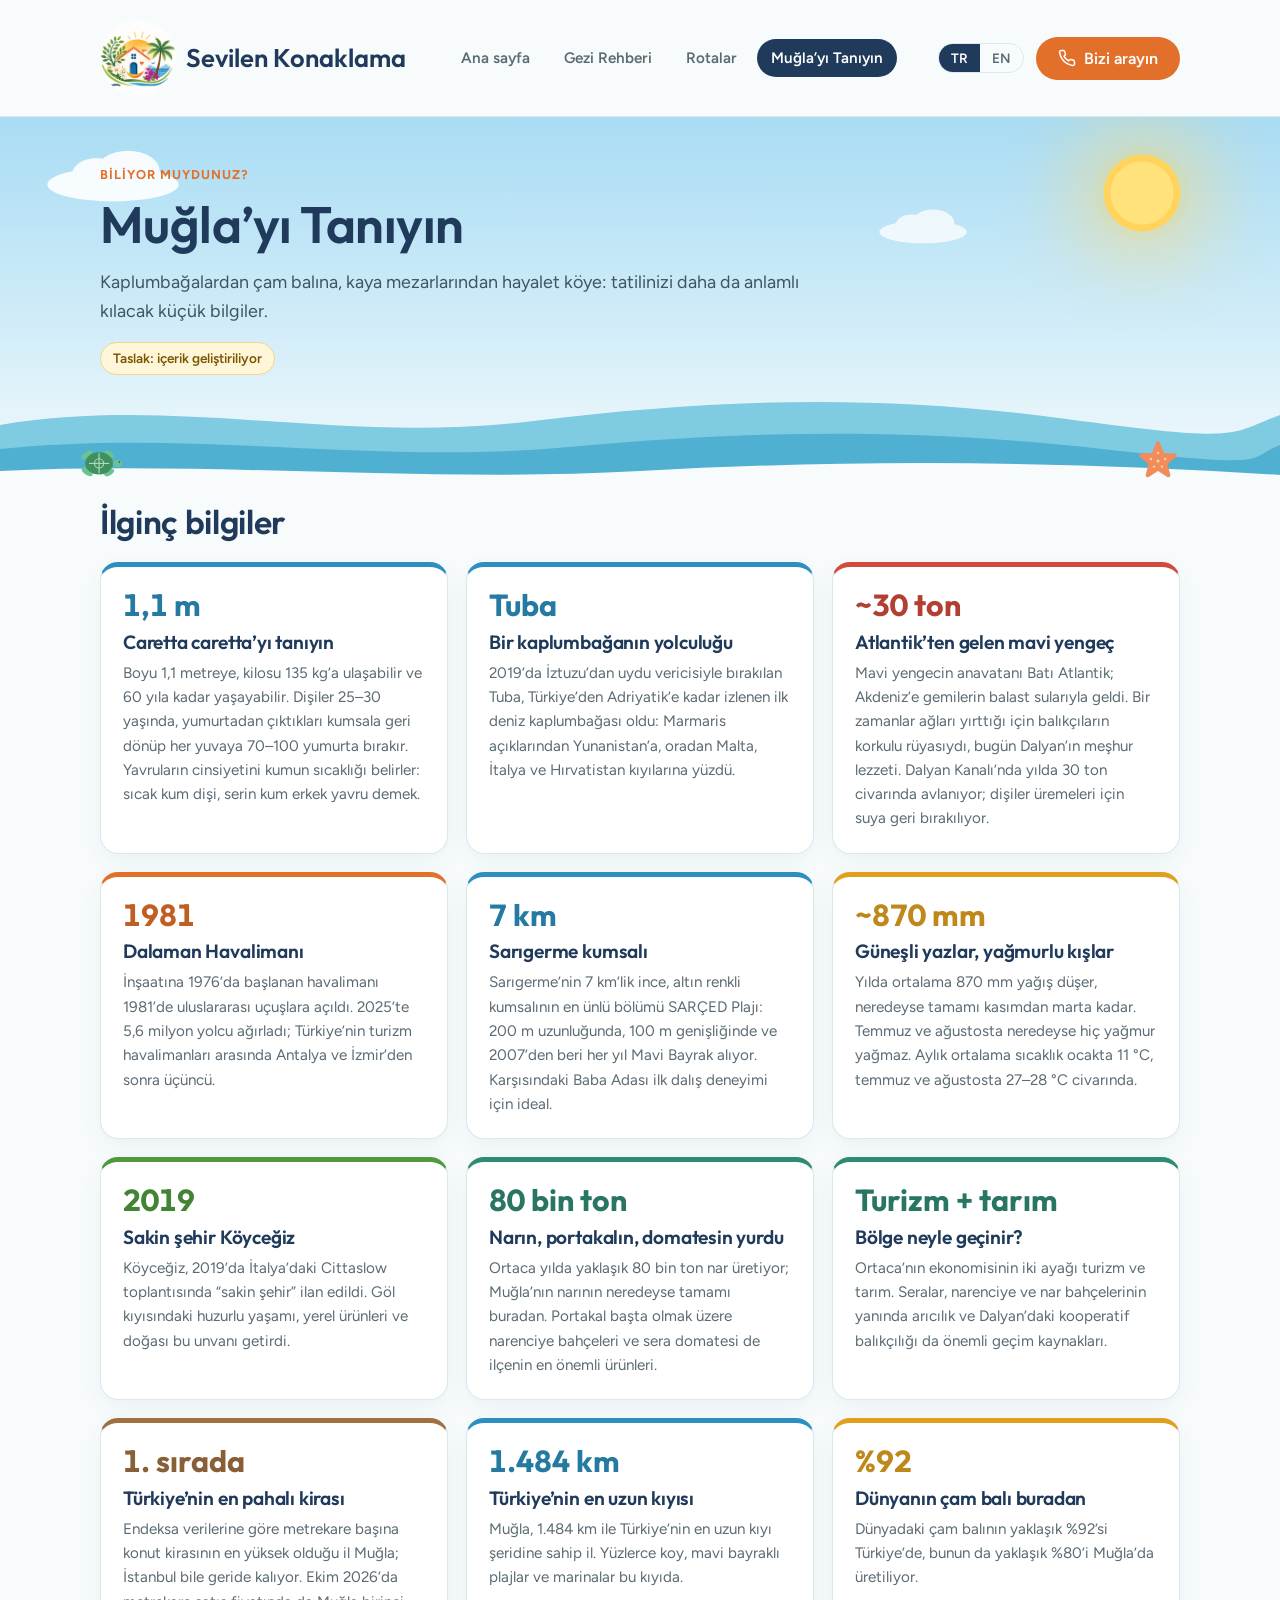
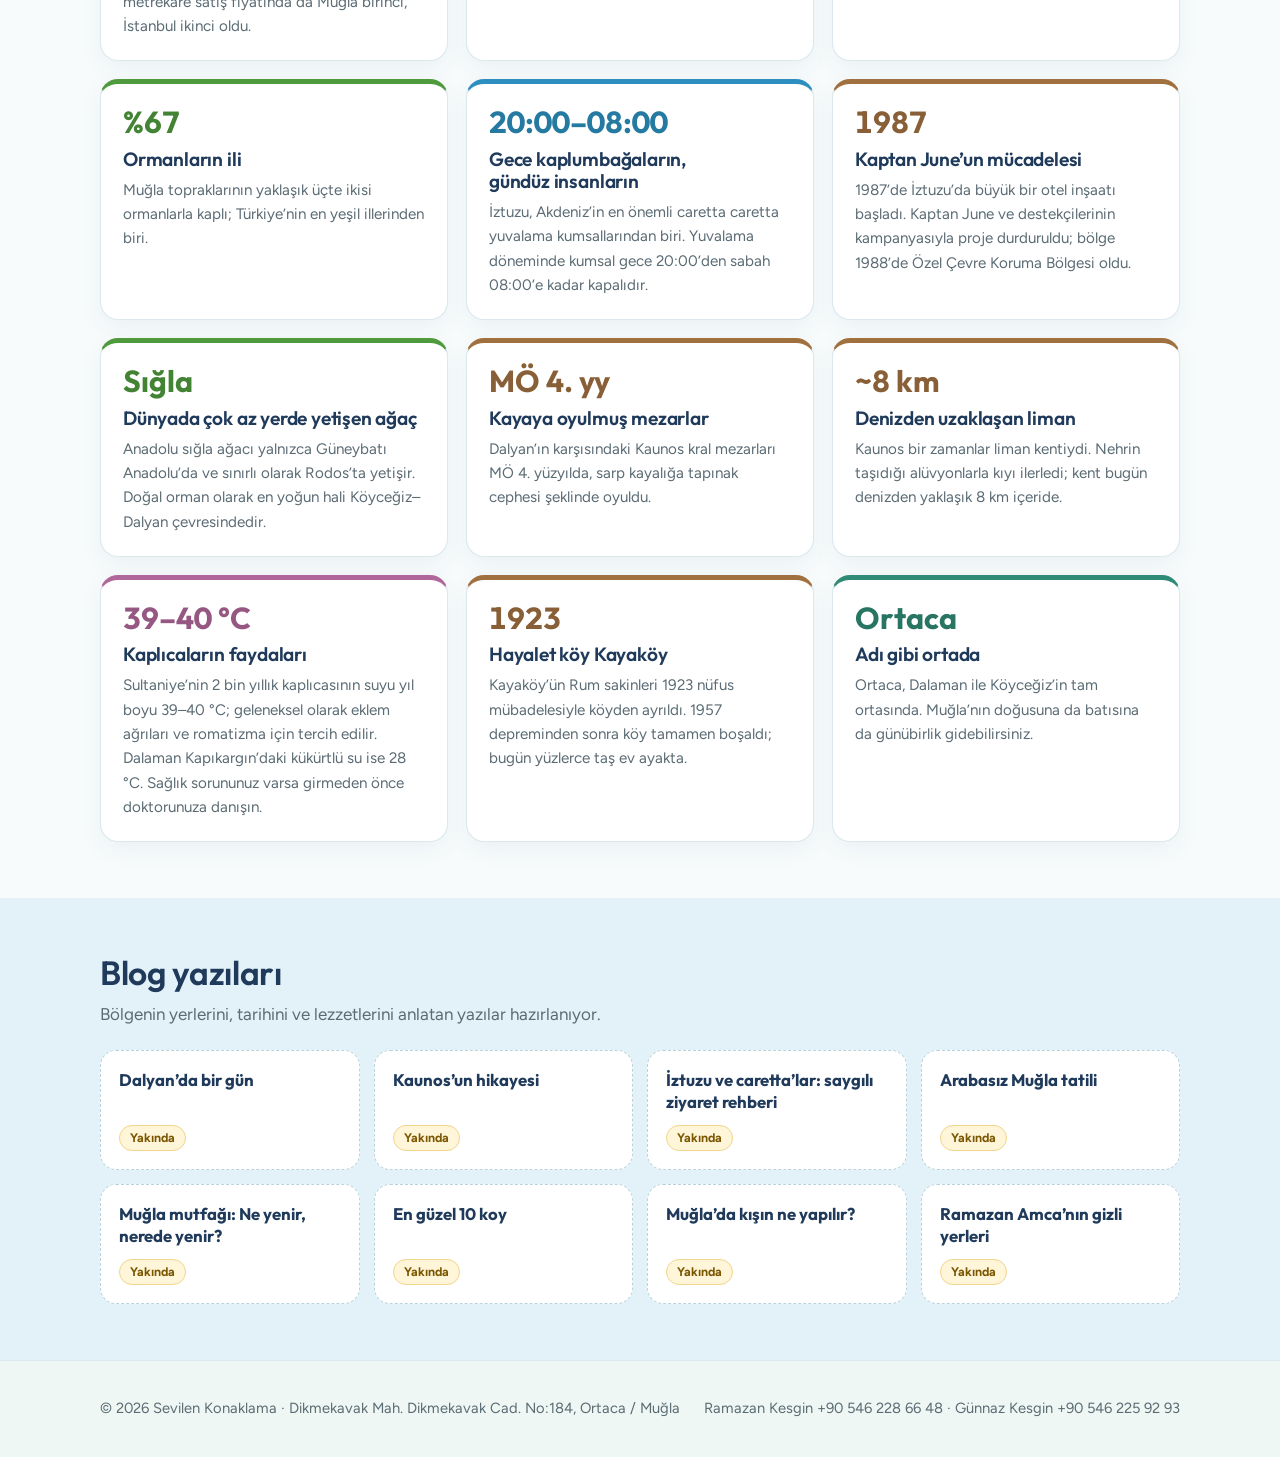
<file: muglayi-taniyin.html>
<!DOCTYPE html>
<html lang="tr">
<head>
<meta charset="utf-8">
<meta name="viewport" content="width=device-width, initial-scale=1">
<meta name="color-scheme" content="light only">
<title>Muğla’yı Tanıyın · Sevilen Konaklama</title>
<meta name="description" content="Muğla hakkında ilginç bilgiler: caretta caretta, çam balı, Kaunos kaya mezarları, sığla ağacı ve daha fazlası.">
<meta name="theme-color" content="#bfe3f6">
<link rel="icon" href="logo-icon.png">
<link rel="preconnect" href="https://fonts.googleapis.com">
<link rel="preconnect" href="https://fonts.gstatic.com" crossorigin>
<link href="https://fonts.googleapis.com/css2?family=Outfit:wght@500;600;700&family=Figtree:wght@400;500;600;700&display=swap" rel="stylesheet">
<link rel="stylesheet" href="assets/site.css">
<style>

.facts{display:grid;grid-template-columns:repeat(auto-fill,minmax(260px,1fr));gap:18px}
.fact{background:var(--surface);border:1px solid var(--line);border-radius:18px;padding:22px;display:flex;flex-direction:column;gap:8px;border-top:5px solid var(--c);box-shadow:0 8px 24px rgba(20,70,100,.05)}
.fact .big{font-family:var(--font-display);font-weight:700;font-size:1.9rem;line-height:1.1;color:color-mix(in srgb,var(--c) 85%,#000);font-variant-numeric:tabular-nums}
.fact p{color:var(--muted);font-size:.95rem}
.blog-sec{background:var(--sea)}
.blog-sec .lead2{color:var(--muted);margin:8px 0 22px;max-width:40em}
.posts{display:grid;grid-template-columns:repeat(auto-fill,minmax(240px,1fr));gap:14px}
.post{background:var(--surface);border:1.5px dashed #b9d3dc;border-radius:16px;padding:18px;display:flex;flex-direction:column;gap:10px;min-height:120px}
.post b{font-family:var(--font-display);font-size:1.05rem;line-height:1.3}
.post .soon{align-self:flex-start;margin-top:auto;background:#fff6d9;color:#7a5600;border:1px solid #f0d58a;border-radius:999px;padding:2px 10px;font-size:.78rem;font-weight:700}

</style>
</head>
<body>
<header class="top big" id="topbar">
  <nav class="nav" aria-label="Main">
    <a class="brand" href="index.html"><img class="brand-logo" src="logo-icon.png" width="44" height="44" alt=""><span>Sevilen Konaklama</span></a>
    <ul class="tabs">
      <li><a href="index.html" data-i18n="navHome"></a></li>
      <li><a href="gezi-rehberi.html" data-i18n="navGuide"></a></li>
      <li><a href="rotalar.html" data-i18n="navRoutes"></a></li>
      <li><a href="muglayi-taniyin.html" data-i18n="navMugla" aria-current="page"></a></li>
    </ul>
    <div class="nav-right">
      <div class="lang" role="group" aria-label="Dil / Language">
        <button type="button" data-lang="tr" aria-pressed="true">TR</button>
        <button type="button" data-lang="en" aria-pressed="false">EN</button>
      </div>
      <a class="btn" href="index.html#call"><svg viewBox="0 0 24 24" aria-hidden="true"><path d="M22 16.9v3a2 2 0 0 1-2.2 2 19.8 19.8 0 0 1-8.6-3.1 19.5 19.5 0 0 1-6-6A19.8 19.8 0 0 1 2.1 4.2 2 2 0 0 1 4.1 2h3a2 2 0 0 1 2 1.7c.1.9.4 1.8.7 2.7a2 2 0 0 1-.5 2.1L8 9.8a16 16 0 0 0 6 6l1.3-1.3a2 2 0 0 1 2.1-.4c.9.3 1.8.6 2.7.7a2 2 0 0 1 1.7 2z"/></svg><span data-i18n="callBtn"></span></a>
    </div>
  </nav>
</header>

<main>
  <section class="page-hero">
    <div class="ph-sun" aria-hidden="true"></div>
    <div class="ph-cloud a" aria-hidden="true"><svg viewBox="0 0 160 60" aria-hidden="true"><g fill="#fff"><ellipse cx="80" cy="40" rx="70" ry="18"/><ellipse cx="96" cy="26" rx="34" ry="22"/><ellipse cx="62" cy="30" rx="26" ry="18"/></g></svg></div><div class="ph-cloud b" aria-hidden="true"><svg viewBox="0 0 160 60" aria-hidden="true"><g fill="#fff"><ellipse cx="80" cy="40" rx="70" ry="18"/><ellipse cx="96" cy="26" rx="34" ry="22"/><ellipse cx="62" cy="30" rx="26" ry="18"/></g></svg></div>
    <div class="ph-waves" aria-hidden="true"><svg viewBox="0 0 1440 110" preserveAspectRatio="none" aria-hidden="true"><path d="M0 40 C 200 10 380 60 600 36 S 1000 10 1200 34 S 1380 50 1440 30 V110 H0z" fill="#7fcbe2"/><path d="M0 64 C 220 44 420 80 640 62 S 1040 44 1240 64 S 1400 74 1440 60 V110 H0z" fill="#4fb0d2"/><path d="M0 86 C 240 76 480 98 720 86 S 1200 76 1440 90 V110 H0z" fill="#f7fbfc"/></svg></div>
    <div class="ph-deco" style="left:6%" aria-hidden="true"><svg viewBox="0 0 100 80" aria-hidden="true"><ellipse cx="22" cy="22" rx="14" ry="7" transform="rotate(-35 22 22)" fill="#6cc38f"/><ellipse cx="22" cy="58" rx="14" ry="7" transform="rotate(35 22 58)" fill="#6cc38f"/><ellipse cx="70" cy="20" rx="12" ry="6" transform="rotate(30 70 20)" fill="#6cc38f"/><ellipse cx="70" cy="60" rx="12" ry="6" transform="rotate(-30 70 60)" fill="#6cc38f"/><ellipse cx="88" cy="40" rx="10" ry="8" fill="#6cc38f"/><circle cx="92" cy="37" r="1.8" fill="#1f3a5a"/><ellipse cx="48" cy="40" rx="30" ry="24" fill="#3f8f5f"/><g fill="none" stroke="#a7dcb9" stroke-width="2.5"><path d="M48 18 v44"/><path d="M26 40 h44"/><circle cx="48" cy="40" r="10"/></g></svg></div>
    <div class="ph-deco" style="right:8%;width:40px" aria-hidden="true"><svg viewBox="0 0 100 100" aria-hidden="true"><polygon points="50.0,6.0 61.2,34.6 91.8,36.4 68.1,55.9 75.9,85.6 50.0,69.0 24.1,85.6 31.9,55.9 8.2,36.4 38.8,34.6" fill="#f28c5b" stroke="#f28c5b" stroke-width="10" stroke-linejoin="round"/><g fill="#ffd0b0"><circle cx="50" cy="30" r="3"/><circle cx="68" cy="45" r="3"/><circle cx="32" cy="45" r="3"/><circle cx="40" cy="64" r="3"/><circle cx="60" cy="64" r="3"/><circle cx="50" cy="50" r="4"/></g></svg></div>
    <div class="wrap">
      <div class="eyebrow" data-i18n="eyebrow"></div>
      <h1 data-i18n="h1"></h1>
      <p class="lead" data-i18n="lead"></p>
      <span class="draft" data-i18n="draft"></span>
    </div>
  </section>
  <section style="padding-top:8px">
    <div class="wrap">
      <h2 data-i18n="factsH" style="margin-bottom:20px"></h2>
      <div class="facts" id="facts"></div>
    </div>
  </section>
  <section class="blog-sec">
    <div class="wrap">
      <h2 data-i18n="blogH"></h2>
      <p class="lead2" data-i18n="blogLead"></p>
      <div class="posts" id="posts"></div>
    </div>
  </section>
</main>

<footer>
  <div class="wrap foot">
    <span>© 2026 Sevilen Konaklama · <span data-i18n="footAddr"></span></span>
    <span>Ramazan Kesgin +90 546 228 66 48 · Günnaz Kesgin +90 546 225 92 93</span>
  </div>
</footer>

<nav class="mbar" aria-label="Hızlı iletişim">
  <a class="btn" href="tel:+905462286648"><svg viewBox="0 0 24 24" aria-hidden="true"><path d="M22 16.9v3a2 2 0 0 1-2.2 2 19.8 19.8 0 0 1-8.6-3.1 19.5 19.5 0 0 1-6-6A19.8 19.8 0 0 1 2.1 4.2 2 2 0 0 1 4.1 2h3a2 2 0 0 1 2 1.7c.1.9.4 1.8.7 2.7a2 2 0 0 1-.5 2.1L8 9.8a16 16 0 0 0 6 6l1.3-1.3a2 2 0 0 1 2.1-.4c.9.3 1.8.6 2.7.7a2 2 0 0 1 1.7 2z"/></svg><span data-i18n="callNow"></span></a>
  <a class="btn wa" href="https://wa.me/905462286648"><svg viewBox="0 0 24 24" aria-hidden="true"><path fill="currentColor" d="M12 2a10 10 0 0 0-8.6 15.1L2 22l5-1.3A10 10 0 1 0 12 2zm0 18.2a8.2 8.2 0 0 1-4.2-1.2l-.3-.2-3 .8.8-2.9-.2-.3A8.2 8.2 0 1 1 12 20.2zm4.5-6.1c-.2-.1-1.5-.7-1.7-.8s-.4-.1-.6.1-.7.8-.8 1-.3.2-.5.1a6.7 6.7 0 0 1-3.3-2.9c-.2-.4.2-.4.7-1.3.1-.2 0-.3 0-.4l-.8-1.8c-.2-.5-.4-.4-.6-.4h-.5a1 1 0 0 0-.7.3 3 3 0 0 0-.9 2.2 5.2 5.2 0 0 0 1.1 2.7 11.8 11.8 0 0 0 4.5 4c1.7.7 2.3.8 3.2.6a2.7 2.7 0 0 0 1.8-1.3 2.2 2.2 0 0 0 .1-1.3c0-.1-.2-.2-.5-.3z"/></svg><span>WhatsApp</span></a>
</nav>

<script>
window.PAGE_T = {"tr": {"pageTitle": "Muğla’yı Tanıyın · Sevilen Konaklama", "eyebrow": "Biliyor muydunuz?", "h1": "Muğla’yı Tanıyın", "lead": "Kaplumbağalardan çam balına, kaya mezarlarından hayalet köye: tatilinizi daha da anlamlı kılacak küçük bilgiler.", "draft": "Taslak: içerik geliştiriliyor", "factsH": "İlginç bilgiler", "blogH": "Blog yazıları", "blogLead": "Bölgenin yerlerini, tarihini ve lezzetlerini anlatan yazılar hazırlanıyor.", "soon": "Yakında"}, "en": {"pageTitle": "Discover Muğla · Sevilen Konaklama", "eyebrow": "Did you know?", "h1": "Discover Muğla", "lead": "From sea turtles to pine honey, from rock tombs to a ghost village: small stories that make your holiday richer.", "draft": "Draft: content in progress", "factsH": "Interesting facts", "blogH": "Blog posts", "blogLead": "Stories about the region’s places, history and food are on their way.", "soon": "Coming soon"}};
const FACTS = [{"c": "sea", "big": "1,1 m", "tr": ["Caretta caretta’yı tanıyın", "Boyu 1,1 metreye, kilosu 135 kg’a ulaşabilir ve 60 yıla kadar yaşayabilir. Dişiler 25–30 yaşında, yumurtadan çıktıkları kumsala geri dönüp her yuvaya 70–100 yumurta bırakır. Yavruların cinsiyetini kumun sıcaklığı belirler: sıcak kum dişi, serin kum erkek yavru demek."], "en": ["Meet the loggerhead turtle", "It can grow to 1.1 m and 135 kg and live up to 60 years. At 25–30, females return to the beach where they hatched and lay 70–100 eggs per nest. Sand temperature decides the hatchlings’ sex: warm sand makes females, cool sand males."]}, {"c": "sea", "big": "Tuba", "tr": ["Bir kaplumbağanın yolculuğu", "2019’da İztuzu’dan uydu vericisiyle bırakılan Tuba, Türkiye’den Adriyatik’e kadar izlenen ilk deniz kaplumbağası oldu: Marmaris açıklarından Yunanistan’a, oradan Malta, İtalya ve Hırvatistan kıyılarına yüzdü."], "en": ["One turtle’s journey", "Released from İztuzu with a satellite tag in 2019, Tuba became the first sea turtle tracked from Türkiye to the Adriatic, swimming from off Marmaris to Greece, then along the coasts of Malta, Italy and Croatia."]}, {"c": "dinner", "big": "~30 ton", "tr": ["Atlantik’ten gelen mavi yengeç", "Mavi yengecin anavatanı Batı Atlantik; Akdeniz’e gemilerin balast sularıyla geldi. Bir zamanlar ağları yırttığı için balıkçıların korkulu rüyasıydı, bugün Dalyan’ın meşhur lezzeti. Dalyan Kanalı’nda yılda 30 ton civarında avlanıyor; dişiler üremeleri için suya geri bırakılıyor."], "en": ["The blue crab from the Atlantic", "The blue crab is native to the western Atlantic and reached the Mediterranean in ships’ ballast water. Once a nuisance that tore fishing nets, it is now Dalyan’s famous dish. About 30 tonnes a year are caught in the Dalyan canal, and females are released so they can breed."]}, {"c": "activity", "big": "1981", "tr": ["Dalaman Havalimanı", "İnşaatına 1976’da başlanan havalimanı 1981’de uluslararası uçuşlara açıldı. 2025’te 5,6 milyon yolcu ağırladı; Türkiye’nin turizm havalimanları arasında Antalya ve İzmir’den sonra üçüncü."], "en": ["Dalaman Airport", "Construction began in 1976 and the airport opened to international flights in 1981. In 2025 it handled 5.6 million passengers, third among Türkiye’s tourism airports after Antalya and İzmir."]}, {"c": "sea", "big": "7 km", "tr": ["Sarıgerme kumsalı", "Sarıgerme’nin 7 km’lik ince, altın renkli kumsalının en ünlü bölümü SARÇED Plajı: 200 m uzunluğunda, 100 m genişliğinde ve 2007’den beri her yıl Mavi Bayrak alıyor. Karşısındaki Baba Adası ilk dalış deneyimi için ideal."], "en": ["Sarıgerme beach", "The most famous part of Sarıgerme’s 7 km of fine golden sand is SARÇED Beach: 200 m long, 100 m wide and a Blue Flag winner every year since 2007. Baba Island opposite is ideal for a first dive."]}, {"c": "breakfast", "big": "~870 mm", "tr": ["Güneşli yazlar, yağmurlu kışlar", "Yılda ortalama 870 mm yağış düşer, neredeyse tamamı kasımdan marta kadar. Temmuz ve ağustosta neredeyse hiç yağmur yağmaz. Aylık ortalama sıcaklık ocakta 11 °C, temmuz ve ağustosta 27–28 °C civarında."], "en": ["Sunny summers, rainy winters", "About 870 mm of rain falls each year, almost all of it from November to March. July and August are practically dry. The monthly average temperature is about 11 °C in January and 27–28 °C in July and August."]}, {"c": "nature", "big": "2019", "tr": ["Sakin şehir Köyceğiz", "Köyceğiz, 2019’da İtalya’daki Cittaslow toplantısında “sakin şehir” ilan edildi. Göl kıyısındaki huzurlu yaşamı, yerel ürünleri ve doğası bu unvanı getirdi."], "en": ["Köyceğiz, a Cittaslow town", "In 2019, at the Cittaslow meeting in Italy, Köyceğiz was declared a “slow city” for its peaceful lakeside life, local produce and nature."]}, {"c": "market", "big": "80 bin ton", "tr": ["Narın, portakalın, domatesin yurdu", "Ortaca yılda yaklaşık 80 bin ton nar üretiyor; Muğla’nın narının neredeyse tamamı buradan. Portakal başta olmak üzere narenciye bahçeleri ve sera domatesi de ilçenin en önemli ürünleri."], "en": ["Home of pomegranates, oranges and tomatoes", "Ortaca grows about 80,000 tonnes of pomegranates a year, almost all of Muğla’s crop. Citrus orchards, above all oranges, and greenhouse tomatoes are its other key products."]}, {"c": "market", "big": "Turizm + tarım", "tr": ["Bölge neyle geçinir?", "Ortaca’nın ekonomisinin iki ayağı turizm ve tarım. Seralar, narenciye ve nar bahçelerinin yanında arıcılık ve Dalyan’daki kooperatif balıkçılığı da önemli geçim kaynakları."], "en": ["How does the region make a living?", "Ortaca’s economy stands on tourism and farming. Besides greenhouses and citrus and pomegranate orchards, beekeeping and the cooperative fishery in Dalyan are important sources of income."]}, {"c": "history", "big": "1. sırada", "tr": ["Türkiye’nin en pahalı kirası", "Endeksa verilerine göre metrekare başına konut kirasının en yüksek olduğu il Muğla; İstanbul bile geride kalıyor. Ekim 2026’da metrekare satış fiyatında da Muğla birinci, İstanbul ikinci oldu."], "en": ["Türkiye’s highest rents", "According to Endeksa data, Muğla has the highest housing rent per square metre in Türkiye, ahead even of İstanbul. In October 2026 Muğla also had the highest sale price per square metre, with İstanbul second."]}, {"c": "sea", "big": "1.484 km", "tr": ["Türkiye’nin en uzun kıyısı", "Muğla, 1.484 km ile Türkiye’nin en uzun kıyı şeridine sahip il. Yüzlerce koy, mavi bayraklı plajlar ve marinalar bu kıyıda."], "en": ["Türkiye’s longest coastline", "With 1,484 km, Muğla has the longest coastline of any province in Türkiye, with hundreds of bays, Blue Flag beaches and marinas."]}, {"c": "breakfast", "big": "%92", "tr": ["Dünyanın çam balı buradan", "Dünyadaki çam balının yaklaşık %92’si Türkiye’de, bunun da yaklaşık %80’i Muğla’da üretiliyor."], "en": ["The world’s pine honey", "About 92% of the world’s pine honey comes from Türkiye, and roughly 80% of that is made in Muğla."]}, {"c": "nature", "big": "%67", "tr": ["Ormanların ili", "Muğla topraklarının yaklaşık üçte ikisi ormanlarla kaplı; Türkiye’nin en yeşil illerinden biri."], "en": ["A province of forests", "About two thirds of Muğla is covered in forest, making it one of Türkiye’s greenest provinces."]}, {"c": "sea", "big": "20:00–08:00", "tr": ["Gece kaplumbağaların, gündüz insanların", "İztuzu, Akdeniz’in en önemli caretta caretta yuvalama kumsallarından biri. Yuvalama döneminde kumsal gece 20:00’den sabah 08:00’e kadar kapalıdır."], "en": ["Turtles by night, people by day", "İztuzu is one of the Mediterranean’s most important loggerhead nesting beaches. During nesting season the beach is closed from 20:00 to 08:00."]}, {"c": "history", "big": "1987", "tr": ["Kaptan June’un mücadelesi", "1987’de İztuzu’da büyük bir otel inşaatı başladı. Kaptan June ve destekçilerinin kampanyasıyla proje durduruldu; bölge 1988’de Özel Çevre Koruma Bölgesi oldu."], "en": ["Kaptan June’s fight", "In 1987 work began on a large hotel at İztuzu. A campaign led by Kaptan June and her supporters stopped it, and in 1988 the area became a Specially Protected Area."]}, {"c": "nature", "big": "Sığla", "tr": ["Dünyada çok az yerde yetişen ağaç", "Anadolu sığla ağacı yalnızca Güneybatı Anadolu’da ve sınırlı olarak Rodos’ta yetişir. Doğal orman olarak en yoğun hali Köyceğiz–Dalyan çevresindedir."], "en": ["A tree found almost nowhere else", "The Oriental sweetgum grows only in southwest Anatolia and, in small numbers, on Rhodes. Its densest natural forests are around Köyceğiz and Dalyan."]}, {"c": "history", "big": "MÖ 4. yy", "tr": ["Kayaya oyulmuş mezarlar", "Dalyan’ın karşısındaki Kaunos kral mezarları MÖ 4. yüzyılda, sarp kayalığa tapınak cephesi şeklinde oyuldu."], "en": ["Tombs carved into the cliff", "The Kaunos king tombs across the river from Dalyan were carved into the cliff face in the 4th century BC, with temple-like facades."]}, {"c": "history", "big": "~8 km", "tr": ["Denizden uzaklaşan liman", "Kaunos bir zamanlar liman kentiydi. Nehrin taşıdığı alüvyonlarla kıyı ilerledi; kent bugün denizden yaklaşık 8 km içeride."], "en": ["A harbour that lost its sea", "Kaunos was once a port. River silt pushed the coastline out, and the city now lies about 8 km from the sea."]}, {"c": "spa", "big": "39–40 °C", "tr": ["Kaplıcaların faydaları", "Sultaniye’nin 2 bin yıllık kaplıcasının suyu yıl boyu 39–40 °C; geleneksel olarak eklem ağrıları ve romatizma için tercih edilir. Dalaman Kapıkargın’daki kükürtlü su ise 28 °C. Sağlık sorununuz varsa girmeden önce doktorunuza danışın."], "en": ["Benefits of the hot springs", "Sultaniye’s 2,000-year-old springs stay at 39–40 °C all year and are traditionally sought out for joint pain and rheumatism. The sulphur water at Kapıkargın in Dalaman is 28 °C. If you have a health condition, ask your doctor before bathing."]}, {"c": "history", "big": "1923", "tr": ["Hayalet köy Kayaköy", "Kayaköy’ün Rum sakinleri 1923 nüfus mübadelesiyle köyden ayrıldı. 1957 depreminden sonra köy tamamen boşaldı; bugün yüzlerce taş ev ayakta."], "en": ["Kayaköy, the ghost village", "Kayaköy’s Greek residents left in the 1923 population exchange. After the 1957 earthquake the village emptied completely; hundreds of stone houses still stand."]}, {"c": "market", "big": "Ortaca", "tr": ["Adı gibi ortada", "Ortaca, Dalaman ile Köyceğiz’in tam ortasında. Muğla’nın doğusuna da batısına da günübirlik gidebilirsiniz."], "en": ["In the middle, as the name says", "Ortaca lies right between Dalaman and Köyceğiz, so both the east and the west of Muğla are day trips away."]}];
const BLOGS = {"tr": ["Dalyan’da bir gün", "Kaunos’un hikayesi", "İztuzu ve caretta’lar: saygılı ziyaret rehberi", "Arabasız Muğla tatili", "Muğla mutfağı: Ne yenir, nerede yenir?", "En güzel 10 koy", "Muğla’da kışın ne yapılır?", "Ramazan Amca’nın gizli yerleri"], "en": ["A day in Dalyan", "The story of Kaunos", "İztuzu and the turtles: a respectful visitor’s guide", "A Muğla holiday without a car", "Muğla cuisine: what to eat and where", "The 10 most beautiful bays", "What to do in Muğla in winter", "Ramazan Amca’s secret spots"]};
window.renderPage = function(L, t){
  document.getElementById("facts").innerHTML = FACTS.map(f => `<article class="fact" style="--c:var(--c-${f.c})"><span class="big">${f.big}</span><h3>${f[L][0]}</h3><p>${f[L][1]}</p></article>`).join("");
  document.getElementById("posts").innerHTML = BLOGS[L].map(b => `<div class="post"><b>${b}</b><span class="soon">${t.soon}</span></div>`).join("");
};
</script>
<script src="assets/site.js"></script>
</body>
</html>
</file>
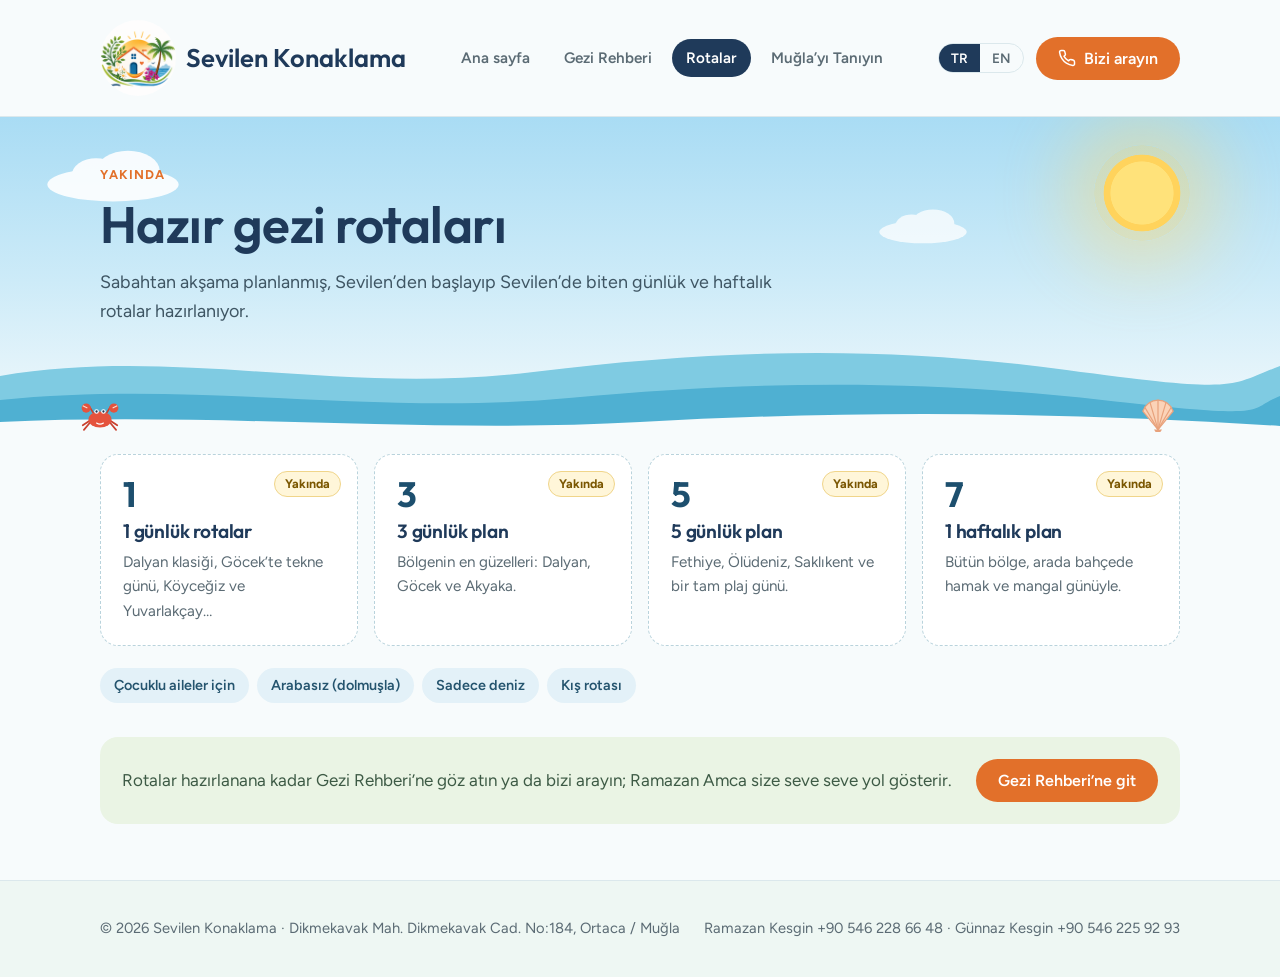
<file: rotalar.html>
<!DOCTYPE html>
<html lang="tr">
<head>
<meta charset="utf-8">
<meta name="viewport" content="width=device-width, initial-scale=1">
<meta name="color-scheme" content="light only">
<title>Rotalar · Sevilen Konaklama</title>
<meta name="description" content="Ortaca’dan başlayan hazır 1, 3, 5 ve 7 günlük Muğla gezi rotaları. Yakında.">
<meta name="theme-color" content="#bfe3f6">
<link rel="icon" href="logo-icon.png">
<link rel="preconnect" href="https://fonts.googleapis.com">
<link rel="preconnect" href="https://fonts.gstatic.com" crossorigin>
<link href="https://fonts.googleapis.com/css2?family=Outfit:wght@500;600;700&family=Figtree:wght@400;500;600;700&display=swap" rel="stylesheet">
<link rel="stylesheet" href="assets/site.css">
<style>

.plans{display:grid;grid-template-columns:repeat(auto-fit,minmax(230px,1fr));gap:16px}
.plan{position:relative;background:var(--surface);border:1.5px dashed #b9d3dc;border-radius:18px;padding:22px;display:flex;flex-direction:column;gap:8px;min-height:170px}
.plan .days{font-family:var(--font-display);font-size:2.2rem;font-weight:700;color:var(--deep);line-height:1}
.plan p{color:var(--muted);font-size:.95rem}
.soon{position:absolute;top:16px;right:16px;background:#fff6d9;color:#7a5600;border:1px solid #f0d58a;border-radius:999px;padding:2px 10px;font-size:.78rem;font-weight:700}
.variants{display:flex;flex-wrap:wrap;gap:8px;margin-top:22px}
.variants span{background:var(--sea);color:#24546e;border-radius:999px;padding:6px 14px;font-weight:600;font-size:.9rem}
.until{margin-top:34px;display:flex;flex-wrap:wrap;align-items:center;gap:16px;background:var(--leaf);border-radius:18px;padding:22px}
.until p{flex:1 1 320px;color:#3d5a45}

</style>
</head>
<body>
<header class="top big" id="topbar">
  <nav class="nav" aria-label="Main">
    <a class="brand" href="index.html"><img class="brand-logo" src="logo-icon.png" width="44" height="44" alt=""><span>Sevilen Konaklama</span></a>
    <ul class="tabs">
      <li><a href="index.html" data-i18n="navHome"></a></li>
      <li><a href="gezi-rehberi.html" data-i18n="navGuide"></a></li>
      <li><a href="rotalar.html" data-i18n="navRoutes" aria-current="page"></a></li>
      <li><a href="muglayi-taniyin.html" data-i18n="navMugla"></a></li>
    </ul>
    <div class="nav-right">
      <div class="lang" role="group" aria-label="Dil / Language">
        <button type="button" data-lang="tr" aria-pressed="true">TR</button>
        <button type="button" data-lang="en" aria-pressed="false">EN</button>
      </div>
      <a class="btn" href="index.html#call"><svg viewBox="0 0 24 24" aria-hidden="true"><path d="M22 16.9v3a2 2 0 0 1-2.2 2 19.8 19.8 0 0 1-8.6-3.1 19.5 19.5 0 0 1-6-6A19.8 19.8 0 0 1 2.1 4.2 2 2 0 0 1 4.1 2h3a2 2 0 0 1 2 1.7c.1.9.4 1.8.7 2.7a2 2 0 0 1-.5 2.1L8 9.8a16 16 0 0 0 6 6l1.3-1.3a2 2 0 0 1 2.1-.4c.9.3 1.8.6 2.7.7a2 2 0 0 1 1.7 2z"/></svg><span data-i18n="callBtn"></span></a>
    </div>
  </nav>
</header>

<main>
  <section class="page-hero">
    <div class="ph-sun" aria-hidden="true"></div>
    <div class="ph-cloud a" aria-hidden="true"><svg viewBox="0 0 160 60" aria-hidden="true"><g fill="#fff"><ellipse cx="80" cy="40" rx="70" ry="18"/><ellipse cx="96" cy="26" rx="34" ry="22"/><ellipse cx="62" cy="30" rx="26" ry="18"/></g></svg></div><div class="ph-cloud b" aria-hidden="true"><svg viewBox="0 0 160 60" aria-hidden="true"><g fill="#fff"><ellipse cx="80" cy="40" rx="70" ry="18"/><ellipse cx="96" cy="26" rx="34" ry="22"/><ellipse cx="62" cy="30" rx="26" ry="18"/></g></svg></div>
    <div class="ph-waves" aria-hidden="true"><svg viewBox="0 0 1440 110" preserveAspectRatio="none" aria-hidden="true"><path d="M0 40 C 200 10 380 60 600 36 S 1000 10 1200 34 S 1380 50 1440 30 V110 H0z" fill="#7fcbe2"/><path d="M0 64 C 220 44 420 80 640 62 S 1040 44 1240 64 S 1400 74 1440 60 V110 H0z" fill="#4fb0d2"/><path d="M0 86 C 240 76 480 98 720 86 S 1200 76 1440 90 V110 H0z" fill="#f7fbfc"/></svg></div>
    <div class="ph-deco" style="left:6%" aria-hidden="true"><svg viewBox="0 0 80 56" aria-hidden="true"><g stroke="#c9412f" stroke-width="3" stroke-linecap="round" fill="none"><path d="M22 36 l-12 8 M22 40 l-10 12 M58 36 l12 8 M58 40 l10 12 M28 22 l-6 -10 M52 22 l6 -10"/></g><circle cx="16" cy="14" r="8" fill="#e5533d"/><circle cx="64" cy="14" r="8" fill="#e5533d"/><path d="M10 10 l8 4 M70 10 l-8 4" stroke="#fbe0d0" stroke-width="2"/><ellipse cx="40" cy="34" rx="20" ry="14" fill="#e5533d"/><circle cx="34" cy="20" r="4" fill="#fff"/><circle cx="46" cy="20" r="4" fill="#fff"/><circle cx="34" cy="20" r="2" fill="#1f3a5a"/><circle cx="46" cy="20" r="2" fill="#1f3a5a"/><path d="M34 40 q6 4 12 0" stroke="#fff" stroke-width="2" fill="none" stroke-linecap="round"/></svg></div>
    <div class="ph-deco" style="right:8%;width:40px" aria-hidden="true"><svg viewBox="0 0 100 90" aria-hidden="true"><path d="M50 84 L12 38 A40 40 0 0 1 88 38 Z" fill="#fbd3b8" stroke="#e8a27c" stroke-width="3" stroke-linejoin="round"/><g stroke="#e8a27c" stroke-width="3" stroke-linecap="round"><path d="M50 84 L50 10"/><path d="M50 84 L30 16"/><path d="M50 84 L70 16"/><path d="M50 84 L17 28"/><path d="M50 84 L83 28"/></g><path d="M40 84 h20 l-4 6 h-12z" fill="#e8a27c"/></svg></div>
    <div class="wrap">
      <div class="eyebrow" data-i18n="eyebrow"></div>
      <h1 data-i18n="h1"></h1>
      <p class="lead" data-i18n="lead"></p>
    </div>
  </section>
  <section style="padding-top:8px">
    <div class="wrap">
      <div class="plans">
        <div class="plan"><span class="soon" data-i18n="soon"></span><span class="days">1</span><h3 data-i18n="r1"></h3><p data-i18n="r1d"></p></div>
        <div class="plan"><span class="soon" data-i18n="soon"></span><span class="days">3</span><h3 data-i18n="r3"></h3><p data-i18n="r3d"></p></div>
        <div class="plan"><span class="soon" data-i18n="soon"></span><span class="days">5</span><h3 data-i18n="r5"></h3><p data-i18n="r5d"></p></div>
        <div class="plan"><span class="soon" data-i18n="soon"></span><span class="days">7</span><h3 data-i18n="r7"></h3><p data-i18n="r7d"></p></div>
      </div>
      <div class="variants"><span data-i18n="v1"></span><span data-i18n="v2"></span><span data-i18n="v3"></span><span data-i18n="v4"></span></div>
      <div class="until"><p data-i18n="until"></p><a class="btn" href="gezi-rehberi.html" data-i18n="toGuide"></a></div>
    </div>
  </section>
</main>

<footer>
  <div class="wrap foot">
    <span>© 2026 Sevilen Konaklama · <span data-i18n="footAddr"></span></span>
    <span>Ramazan Kesgin +90 546 228 66 48 · Günnaz Kesgin +90 546 225 92 93</span>
  </div>
</footer>

<nav class="mbar" aria-label="Hızlı iletişim">
  <a class="btn" href="tel:+905462286648"><svg viewBox="0 0 24 24" aria-hidden="true"><path d="M22 16.9v3a2 2 0 0 1-2.2 2 19.8 19.8 0 0 1-8.6-3.1 19.5 19.5 0 0 1-6-6A19.8 19.8 0 0 1 2.1 4.2 2 2 0 0 1 4.1 2h3a2 2 0 0 1 2 1.7c.1.9.4 1.8.7 2.7a2 2 0 0 1-.5 2.1L8 9.8a16 16 0 0 0 6 6l1.3-1.3a2 2 0 0 1 2.1-.4c.9.3 1.8.6 2.7.7a2 2 0 0 1 1.7 2z"/></svg><span data-i18n="callNow"></span></a>
  <a class="btn wa" href="https://wa.me/905462286648"><svg viewBox="0 0 24 24" aria-hidden="true"><path fill="currentColor" d="M12 2a10 10 0 0 0-8.6 15.1L2 22l5-1.3A10 10 0 1 0 12 2zm0 18.2a8.2 8.2 0 0 1-4.2-1.2l-.3-.2-3 .8.8-2.9-.2-.3A8.2 8.2 0 1 1 12 20.2zm4.5-6.1c-.2-.1-1.5-.7-1.7-.8s-.4-.1-.6.1-.7.8-.8 1-.3.2-.5.1a6.7 6.7 0 0 1-3.3-2.9c-.2-.4.2-.4.7-1.3.1-.2 0-.3 0-.4l-.8-1.8c-.2-.5-.4-.4-.6-.4h-.5a1 1 0 0 0-.7.3 3 3 0 0 0-.9 2.2 5.2 5.2 0 0 0 1.1 2.7 11.8 11.8 0 0 0 4.5 4c1.7.7 2.3.8 3.2.6a2.7 2.7 0 0 0 1.8-1.3 2.2 2.2 0 0 0 .1-1.3c0-.1-.2-.2-.5-.3z"/></svg><span>WhatsApp</span></a>
</nav>

<script>
window.PAGE_T = {"tr": {"pageTitle": "Rotalar · Sevilen Konaklama", "eyebrow": "Yakında", "h1": "Hazır gezi rotaları", "lead": "Sabahtan akşama planlanmış, Sevilen’den başlayıp Sevilen’de biten günlük ve haftalık rotalar hazırlanıyor.", "soon": "Yakında", "r1": "1 günlük rotalar", "r1d": "Dalyan klasiği, Göcek’te tekne günü, Köyceğiz ve Yuvarlakçay…", "r3": "3 günlük plan", "r3d": "Bölgenin en güzelleri: Dalyan, Göcek ve Akyaka.", "r5": "5 günlük plan", "r5d": "Fethiye, Ölüdeniz, Saklıkent ve bir tam plaj günü.", "r7": "1 haftalık plan", "r7d": "Bütün bölge, arada bahçede hamak ve mangal günüyle.", "v1": "Çocuklu aileler için", "v2": "Arabasız (dolmuşla)", "v3": "Sadece deniz", "v4": "Kış rotası", "until": "Rotalar hazırlanana kadar Gezi Rehberi’ne göz atın ya da bizi arayın; Ramazan Amca size seve seve yol gösterir.", "toGuide": "Gezi Rehberi’ne git"}, "en": {"pageTitle": "Routes · Sevilen Konaklama", "eyebrow": "Coming soon", "h1": "Ready-made routes", "lead": "Day and week plans from morning to evening, starting and ending at Sevilen, are on their way.", "soon": "Coming soon", "r1": "1-day routes", "r1d": "The Dalyan classic, a boat day in Göcek, Köyceğiz and Yuvarlakçay…", "r3": "3-day plan", "r3d": "The highlights: Dalyan, Göcek and Akyaka.", "r5": "5-day plan", "r5d": "Fethiye, Ölüdeniz, Saklıkent and a full beach day.", "r7": "1-week plan", "r7d": "The whole region, with a hammock-and-barbecue day in the garden.", "v1": "For families with children", "v2": "No car (by dolmuş)", "v3": "Just the sea", "v4": "Winter route", "until": "Until the routes are ready, have a look at the Travel Guide or call us; Ramazan Amca is always happy to point you the right way.", "toGuide": "Go to the Travel Guide"}};
</script>
<script src="assets/site.js"></script>
</body>
</html>
</file>
<file: assets/site.css>
/* Shared styles for the sub pages (Gezi Rehberi, Rotalar, Muğla'yı Tanıyın). Same palette as the home page. */
:root{
  --bg:#f7fbfc; --surface:#ffffff; --ink:#1f3a5a; --muted:#5b6b74; --line:#dbe8ec;
  --accent:#e2702a; --accent-ink:#ffffff; --deep:#1d4f6e;
  --sand:#eef7f3; --leaf:#eaf4e4; --sea:#e3f1f8; --sun:#f6b03c;
  --c-sea:#2c8fbf; --c-spa:#b0679a; --c-breakfast:#e0a01e; --c-nature:#4f9a3d;
  --c-history:#a0703f; --c-activity:#e2702a; --c-dinner:#d24a3c; --c-market:#2f8a76;
  --font-display:"Outfit","Figtree",system-ui,sans-serif;
  --font-body:"Figtree",system-ui,-apple-system,"Segoe UI",sans-serif;
  color-scheme:light;
}
*{box-sizing:border-box}
html{scroll-behavior:smooth}
@media (prefers-reduced-motion: reduce){html{scroll-behavior:auto}}
body{margin:0;background:var(--bg);color:var(--ink);font-family:var(--font-body);font-size:17px;line-height:1.6}
h1,h2,h3{font-family:var(--font-display);font-weight:600;letter-spacing:-.01em;line-height:1.15;text-wrap:balance;margin:0}
h1{font-size:clamp(2rem,4.6vw,3.2rem)}
h2{font-size:clamp(1.5rem,3vw,2.1rem)}
h3{font-size:1.2rem}
p{margin:0}
a{color:inherit}
:focus-visible{outline:3px solid var(--accent);outline-offset:3px;border-radius:4px}
.wrap{max-width:1120px;margin:0 auto;padding:0 20px}
section{padding:56px 0}

/* Header with page tabs */
header.top{position:sticky;top:0;z-index:10;background:color-mix(in srgb,var(--bg) 92%,transparent);backdrop-filter:blur(8px);border-bottom:1px solid var(--line)}
.nav{display:flex;align-items:center;justify-content:space-between;gap:16px;padding:12px 20px;max-width:1120px;margin:0 auto;transition:padding .25s}
.brand{display:flex;align-items:center;gap:10px;text-decoration:none;font-family:var(--font-display);font-size:1.25rem;transition:font-size .25s;white-space:nowrap}
.brand-logo{width:44px;height:44px;border-radius:50%;object-fit:cover;background:#fefdfd;transition:width .25s,height .25s}
.top.big .nav{padding-top:20px;padding-bottom:20px}
.top.big .brand-logo{width:76px;height:76px}
.top.big .brand{font-size:1.6rem;font-weight:600}
.tabs{display:flex;gap:6px;list-style:none;margin:0;padding:0}
.tabs a{display:block;text-decoration:none;color:var(--muted);font-weight:600;font-size:.95rem;padding:7px 14px;border-radius:999px;white-space:nowrap}
.tabs a:hover{color:var(--ink);background:var(--sea)}
.tabs a[aria-current="page"]{background:var(--ink);color:#fff}
.nav-right{display:flex;align-items:center;gap:12px}
.lang{display:flex;border:1.5px solid var(--line);border-radius:999px;overflow:hidden}
.lang button{border:0;background:transparent;color:var(--muted);font:600 .85rem var(--font-body);padding:6px 12px;cursor:pointer}
.lang button[aria-pressed="true"]{background:var(--ink);color:#fff}
.btn{display:inline-flex;align-items:center;justify-content:center;gap:8px;background:var(--accent);color:var(--accent-ink);border:0;border-radius:999px;padding:12px 22px;font:600 1rem var(--font-body);text-decoration:none;cursor:pointer;white-space:nowrap}
.btn:hover{filter:brightness(1.06)}
.btn.ghost{background:var(--surface);color:var(--ink);border:1.5px solid var(--line)}
.btn svg{width:18px;height:18px;fill:none;stroke:currentColor;stroke-width:2;stroke-linecap:round;stroke-linejoin:round}
.btn.wa{background:#25d366;color:#08321a}
.btn.wa svg{stroke:none}
@media (prefers-reduced-motion: reduce){.brand,.brand-logo,.nav{transition:none}}

/* Page hero: sky, sun, clouds, waves */
.page-hero{position:relative;overflow:hidden;padding:48px 0 120px;background:linear-gradient(180deg,#a9dcf4 0%,#cdebf8 50%,#eaf6fb 85%,var(--bg) 100%)}
.page-hero .wrap{position:relative;z-index:1}
.page-hero .eyebrow{font-weight:700;letter-spacing:.08em;text-transform:uppercase;font-size:.8rem;color:var(--accent)}
.page-hero h1{margin-top:10px}
.page-hero p.lead{margin-top:14px;font-size:1.12rem;color:#3e5563;max-width:40em}
.ph-sun{position:absolute;top:28px;right:7%;width:96px;height:96px;border-radius:50%;background:radial-gradient(circle,#ffe27a 0 46%,#ffd35c 47% 56%,rgba(255,211,92,.35) 57% 70%,rgba(255,211,92,0) 71%);box-shadow:0 0 70px 26px rgba(255,214,110,.45)}
.ph-cloud{position:absolute;opacity:.9}
.ph-cloud svg{width:100%;height:auto;display:block}
.ph-cloud.a{top:30px;left:3%;width:150px}
.ph-cloud.b{top:90px;right:24%;width:100px;opacity:.75}
.ph-waves{position:absolute;left:0;right:0;bottom:0;height:110px}
.ph-waves svg{width:100%;height:100%;display:block}
.ph-deco{position:absolute;bottom:14px;width:46px}
.ph-deco svg{width:100%;height:auto;display:block}
.draft{display:inline-flex;align-items:center;gap:6px;margin-top:16px;background:#fff6d9;color:#7a5600;border:1px solid #f0d58a;border-radius:999px;padding:5px 12px;font-size:.85rem;font-weight:600}

/* Footer and phone bar */
footer{background:var(--sand);border-top:1px solid var(--line);padding:36px 0;color:var(--muted);font-size:.92rem}
.foot{display:flex;flex-wrap:wrap;justify-content:space-between;gap:20px}
.mbar{display:none}

@media (max-width:900px){
  .nav{flex-wrap:wrap;row-gap:8px}
  .tabs{order:3;width:100%;overflow-x:auto;padding-bottom:2px;scrollbar-width:none}
  .tabs::-webkit-scrollbar{display:none}
  .tabs a{background:var(--surface);border:1px solid var(--line);font-size:.88rem;padding:6px 12px}
}
@media (max-width:700px){
  body{font-size:16px;padding-bottom:76px}
  section{padding:40px 0}
  .nav{padding:10px 16px}
  .brand{font-size:1.05rem}
  .brand-logo{width:36px;height:36px}
  .top.big .nav{padding-top:12px;padding-bottom:10px}
  .top.big .brand-logo{width:52px;height:52px}
  .top.big .brand{font-size:1.25rem}
  .nav-right .btn{display:none}
  .page-hero{padding:30px 0 100px}
  .ph-sun{top:14px;right:12px;width:64px;height:64px;box-shadow:0 0 44px 16px rgba(255,214,110,.45)}
  .ph-cloud.a{left:-30px;width:110px}
  .ph-cloud.b{display:none}
  .ph-waves{height:84px}
  .mbar{display:flex;gap:10px;position:fixed;left:0;right:0;bottom:0;z-index:20;padding:10px 14px calc(10px + env(safe-area-inset-bottom));background:color-mix(in srgb,var(--bg) 94%,transparent);backdrop-filter:blur(8px);border-top:1px solid var(--line)}
  .mbar .btn{flex:1;padding:12px}
}

@media (max-width:1100px) and (min-width:701px){.nav-right .btn{display:none}}
@media (max-width:440px){.tabs{gap:4px}.tabs a{font-size:.76rem;padding:6px 8px}}
</file>
